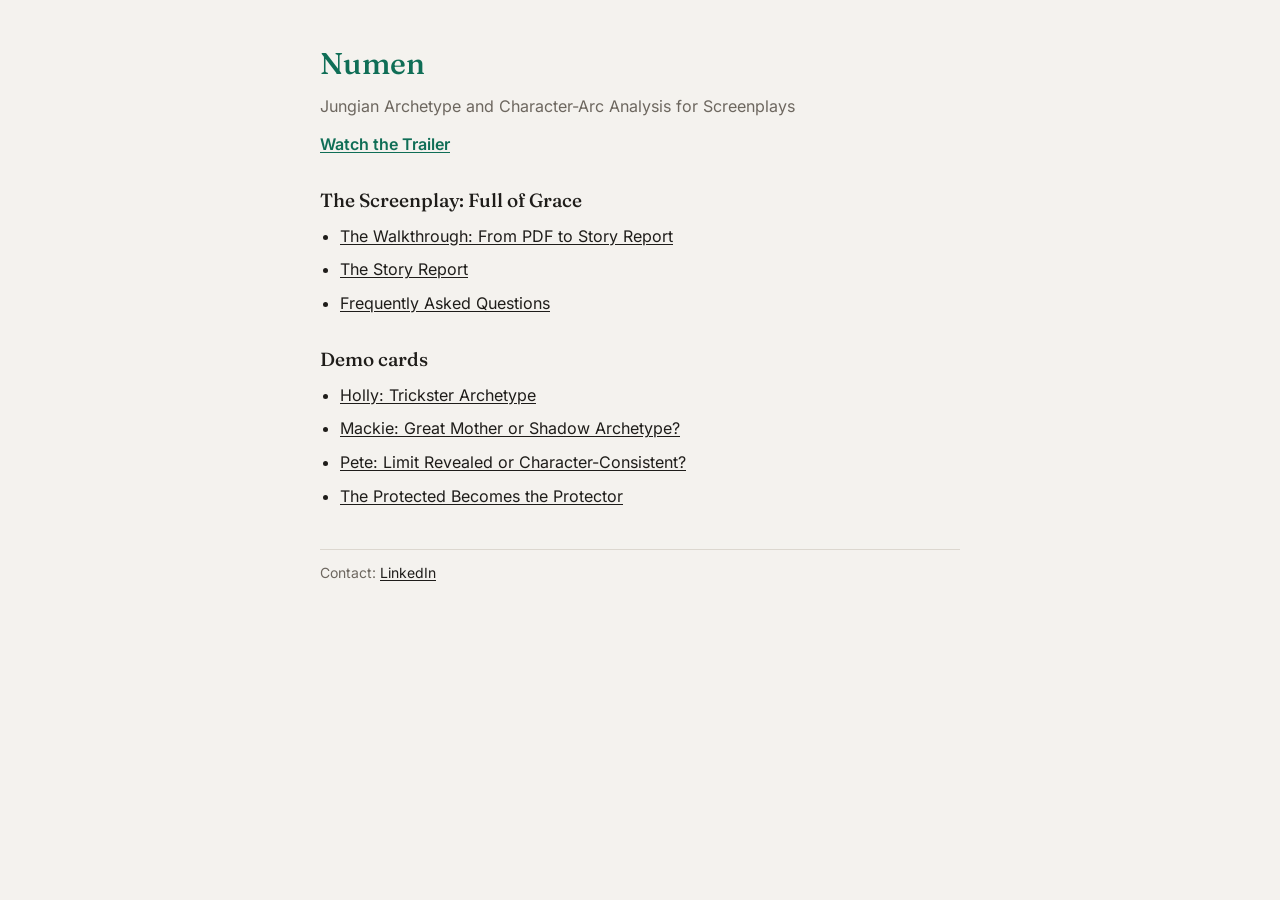
<file: index.html>
<!doctype html>
<html lang="en"><head><meta charset="utf-8">
<meta name="viewport" content="width=device-width, initial-scale=1">
<title>Numen</title>
<style>/* numen_theme.css -- the one shared stylesheet for every Numen page: the
   Story Report (public and review builds), the walkthrough and the four
   demo cards. Fonts, color tokens (light and dark) and the AI / human
   review label chips live here and nowhere else. Builders inline it via
   numen_theme.py, which rewrites the font URLs relative to each page.

   Type: Fraunces for headings and the Numen wordmark; Inter for body
   text, labels, buttons and captions; Courier Prime for script text only.
   Bundled weights: Fraunces 400/500, Inter 400/500/600 (600 is bold body
   text and lead-ins), Courier Prime 400 only (script text is never bold,
   as in a real screenplay). Weight synthesis is off, so nothing is faked.

   Color (author-approved mapping, 2026-10-06): the AI is teal (--accent,
   AI chips, AI Output banners); human review is neutral gray (--human-rule,
   human chips, Human Reviewed banners, review boxes, badges). Amber
   (--claim) is kept only for "Worth knowing" notes and review-build
   outlines; --verdict only for review-build outlines. Trickster and Chorus
   sit in yellow-green, clear of the teal accent. */

@font-face { font-family: "Fraunces"; font-style: normal; font-weight: 400; font-display: swap;
  src: url("fonts/fraunces-latin-400-normal.woff2") format("woff2"); }
@font-face { font-family: "Fraunces"; font-style: normal; font-weight: 500; font-display: swap;
  src: url("fonts/fraunces-latin-500-normal.woff2") format("woff2"); }
@font-face { font-family: "Inter"; font-style: normal; font-weight: 400; font-display: swap;
  src: url("fonts/inter-latin-400-normal.woff2") format("woff2"); }
@font-face { font-family: "Inter"; font-style: normal; font-weight: 500; font-display: swap;
  src: url("fonts/inter-latin-500-normal.woff2") format("woff2"); }
@font-face { font-family: "Inter"; font-style: normal; font-weight: 600; font-display: swap;
  src: url("fonts/inter-latin-600-normal.woff2") format("woff2"); }
@font-face { font-family: "Courier Prime"; font-style: normal; font-weight: 400; font-display: swap;
  src: url("fonts/courier-prime-latin-400-normal.woff2") format("woff2"); }

:root {
  --font-display: "Fraunces", Georgia, "Times New Roman", serif;
  --font-body: "Inter", ui-sans-serif, system-ui, -apple-system, "Segoe UI", Roboto, Helvetica, Arial, sans-serif;
  --font-script: "Courier Prime", "Courier New", Courier, monospace;
  --font-code: ui-monospace, SFMono-Regular, Menlo, Consolas, monospace;

  --bg: #f4f2ee; --panel: #fbfaf8; --ink: #1f1d1a; --muted: #6d675f; --faint: #9a948b;
  --rule: #dcd7cf; --lane: #efece6; --claim: #8a5a12; --verdict: #2f6b45;
  --shadow: 0 1px 2px rgba(0,0,0,.08), 0 4px 18px rgba(0,0,0,.06);
  --scrim: rgba(20,18,15,.28);
  /* The Big Seven, in BIG_SEVEN_DEFINITIONS order */
  --s1: #2a78d6; --s2: #eb6834; --s3: #87a400; --s4: #eda100;
  --s5: #e87ba4; --s6: #3d7d0f; --s7: #4a3aa7;
  /* The AI (teal) and human review (neutral gray) */
  --accent: #0F6E56;
  --ai-chip-bg: #E1F5EE; --ai-chip-ink: #085041;
  --human-chip-bg: #ECEAE6; --human-chip-ink: #4A4640;
  --human-rule: #8C867D;
}
@media (prefers-color-scheme: dark) {
  :root:not([data-theme="light"]) {
    --bg: #1a1918; --panel: #232220; --ink: #ece8e2; --muted: #a39d94; --faint: #7c766e;
    --rule: #3a3734; --lane: #2b2a27; --claim: #e0b268; --verdict: #8fcfa4;
    --shadow: 0 1px 2px rgba(0,0,0,.4), 0 4px 18px rgba(0,0,0,.3); --scrim: rgba(0,0,0,.5);
    --s1: #3987e5; --s2: #d95926; --s3: #a6c21a; --s4: #c98500;
    --s5: #d55181; --s6: #5c9a2a; --s7: #9085e9;
    --accent: #5DCAA5;
    --ai-chip-bg: #085041; --ai-chip-ink: #9FE1CB;
    --human-chip-bg: #3A3835; --human-chip-ink: #D2CDC5;
    --human-rule: #8F897F;
  }
}
:root[data-theme="dark"] {
  --bg: #1a1918; --panel: #232220; --ink: #ece8e2; --muted: #a39d94; --faint: #7c766e;
  --rule: #3a3734; --lane: #2b2a27; --claim: #e0b268; --verdict: #8fcfa4;
  --shadow: 0 1px 2px rgba(0,0,0,.4), 0 4px 18px rgba(0,0,0,.3); --scrim: rgba(0,0,0,.5);
  --s1: #3987e5; --s2: #d95926; --s3: #a6c21a; --s4: #c98500;
  --s5: #d55181; --s6: #5c9a2a; --s7: #9085e9;
  --accent: #5DCAA5;
  --ai-chip-bg: #085041; --ai-chip-ink: #9FE1CB;
  --human-chip-bg: #3A3835; --human-chip-ink: #D2CDC5;
  --human-rule: #8F897F;
}

html { font-synthesis-weight: none; }
body { font-family: var(--font-body); }
b, strong { font-weight: 600; }
h1, h2, h3 { font-family: var(--font-display); font-weight: 500; letter-spacing: 0; }
.wordmark { font-family: var(--font-display); font-weight: 500; color: var(--accent); }
.script-text { font-family: var(--font-script); }
code, kbd { font-family: var(--font-code); }

/* Labels: the AI is a teal chip, human review a gray one. */
.chip-ai, .chip-human { display: inline-block; font-family: var(--font-body); font-size: 12.5px; font-weight: 500;
  line-height: 1.4; letter-spacing: .01em; text-transform: none; padding: 2px 10px; border-radius: 999px; }
.chip-ai { background: var(--ai-chip-bg); color: var(--ai-chip-ink); }
.chip-human { background: var(--human-chip-bg); color: var(--human-chip-ink); }

/* "Back to Main Page" (numen_theme.home_button): public pages only. On wide
   screens a small floating button in the bottom-left corner; on phones and
   tablets it sits in the page flow at the very end, so it never covers a
   toggle, the timeline or any text. */
.home-btn { display: block; width: fit-content; margin: 0 16px 32px; padding: 8px 14px;
  border: 1px solid var(--rule); border-radius: 999px; background: var(--panel); color: var(--ink);
  box-shadow: var(--shadow); font: 600 13px/1.2 var(--font-body); text-decoration: none; }
.home-btn:hover { border-color: var(--accent); color: var(--accent); }
.home-btn:focus-visible { outline: 2px solid var(--accent); outline-offset: 2px; }
@media (min-width: 861px) {
  .home-btn { position: fixed; left: 16px; bottom: 16px; margin: 0; z-index: 11; }
  body:has(.home-btn) { padding-bottom: 56px; }
}

body { margin: 0; background: var(--bg); color: var(--ink); font: 16px/1.6 var(--font-body); }
main { max-width: 640px; margin: 0 auto; padding: 40px 16px 64px; }
h1 { font-size: 30px; margin: 0 0 6px; } h2 { font-size: 19px; margin: 28px 0 8px; }
p { margin: 0 0 12px; color: var(--muted); } ul { padding-left: 20px; margin: 0; } li { margin: 0 0 8px; }
a { color: var(--ink); text-underline-offset: 2px; }
.trailer { margin: 0 0 4px; font-weight: 600; } .trailer a { color: var(--accent); }
footer { margin-top: 40px; padding-top: 12px; border-top: 1px solid var(--rule); font-size: 14px; color: var(--muted); }
</style></head>
<body><main>
<h1><span class="wordmark">Numen</span></h1>
<p>Jungian Archetype and Character-Arc Analysis for Screenplays</p>
<p class="trailer"><a href="trailer.html">Watch the Trailer</a></p>
<h2>The Screenplay: Full of Grace</h2>
<ul>
<li><a href="numen_walkthrough.html">The Walkthrough: From PDF to Story Report</a></li>
<li><a href="fog_story_report.html">The Story Report</a></li>
<li><a href="faq.html">Frequently Asked Questions</a></li>
</ul>
<h2>Demo cards</h2>
<ul>
<li><a href="demo_prototype/holly_scene3_beat2_card.html">Holly: Trickster Archetype</a></li><li><a href="demo_prototype/mackie_scene140_beat6_card.html">Mackie: Great Mother or Shadow Archetype?</a></li><li><a href="demo_prototype/pete_scene122_beat1_card.html">Pete: Limit Revealed or Character-Consistent?</a></li><li><a href="demo_prototype/protected_protector_card.html">The Protected Becomes the Protector</a></li>
</ul>
<footer>Contact: <a href="https://www.linkedin.com/in/shoconno">LinkedIn</a></footer>
</main></body></html>
</file>
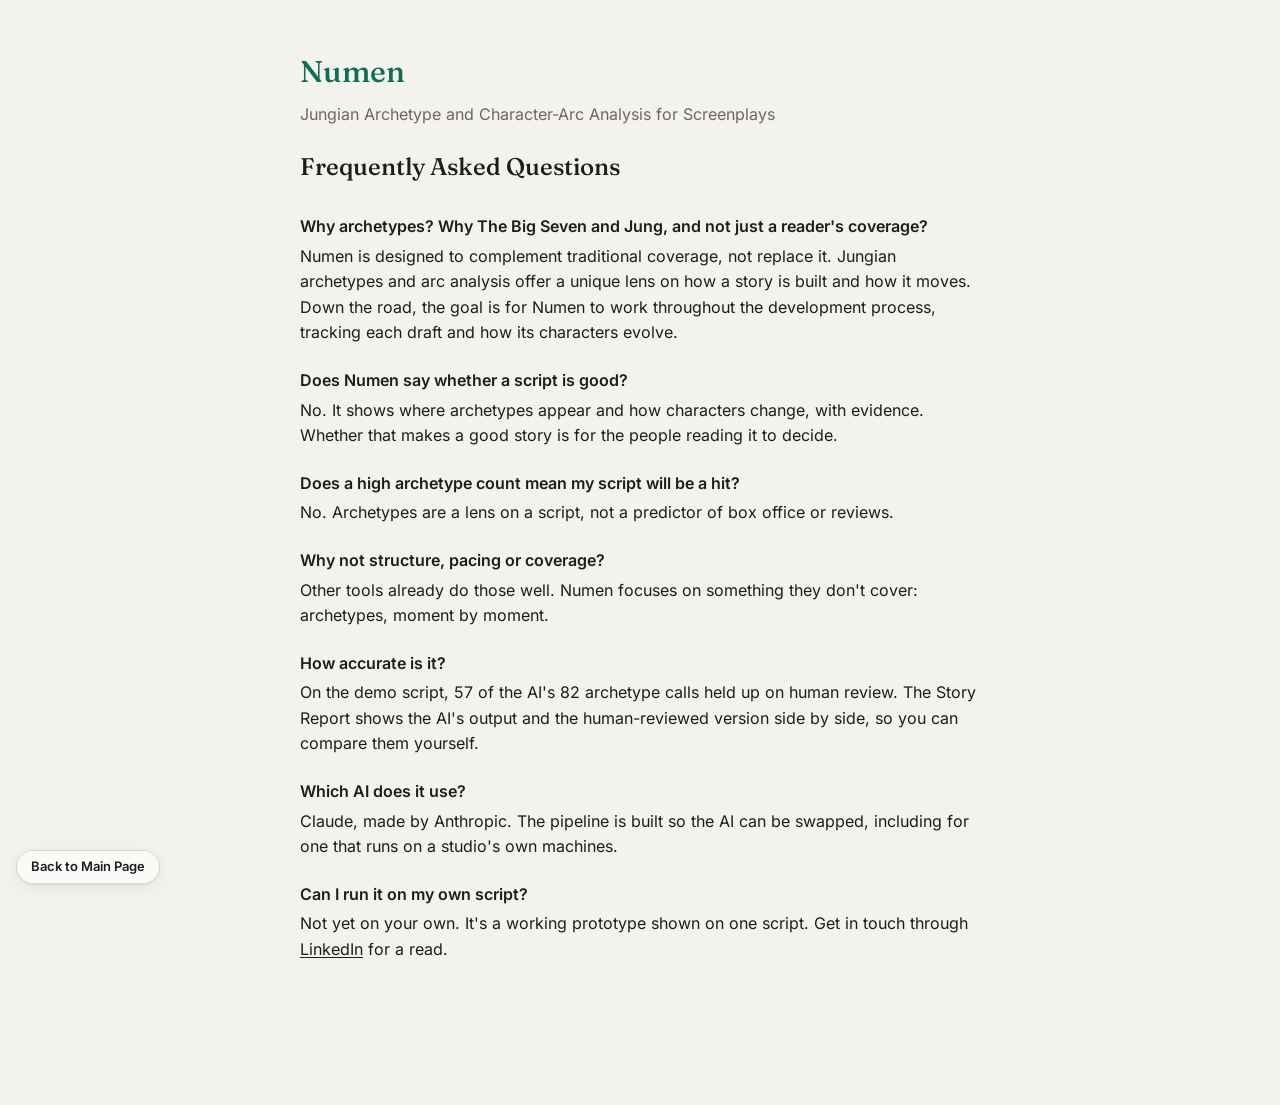
<file: faq.html>
<!doctype html>
<html lang="en"><head><meta charset="utf-8">
<meta name="viewport" content="width=device-width, initial-scale=1">
<title>Numen FAQ</title>
<style>/* numen_theme.css -- the one shared stylesheet for every Numen page: the
   Story Report (public and review builds), the walkthrough and the four
   demo cards. Fonts, color tokens (light and dark) and the AI / human
   review label chips live here and nowhere else. Builders inline it via
   numen_theme.py, which rewrites the font URLs relative to each page.

   Type: Fraunces for headings and the Numen wordmark; Inter for body
   text, labels, buttons and captions; Courier Prime for script text only.
   Bundled weights: Fraunces 400/500, Inter 400/500/600 (600 is bold body
   text and lead-ins), Courier Prime 400 only (script text is never bold,
   as in a real screenplay). Weight synthesis is off, so nothing is faked.

   Color (author-approved mapping, 2026-10-06): the AI is teal (--accent,
   AI chips, AI Output banners); human review is neutral gray (--human-rule,
   human chips, Human Reviewed banners, review boxes, badges). Amber
   (--claim) is kept only for "Worth knowing" notes and review-build
   outlines; --verdict only for review-build outlines. Trickster and Chorus
   sit in yellow-green, clear of the teal accent. */

@font-face { font-family: "Fraunces"; font-style: normal; font-weight: 400; font-display: swap;
  src: url("fonts/fraunces-latin-400-normal.woff2") format("woff2"); }
@font-face { font-family: "Fraunces"; font-style: normal; font-weight: 500; font-display: swap;
  src: url("fonts/fraunces-latin-500-normal.woff2") format("woff2"); }
@font-face { font-family: "Inter"; font-style: normal; font-weight: 400; font-display: swap;
  src: url("fonts/inter-latin-400-normal.woff2") format("woff2"); }
@font-face { font-family: "Inter"; font-style: normal; font-weight: 500; font-display: swap;
  src: url("fonts/inter-latin-500-normal.woff2") format("woff2"); }
@font-face { font-family: "Inter"; font-style: normal; font-weight: 600; font-display: swap;
  src: url("fonts/inter-latin-600-normal.woff2") format("woff2"); }
@font-face { font-family: "Courier Prime"; font-style: normal; font-weight: 400; font-display: swap;
  src: url("fonts/courier-prime-latin-400-normal.woff2") format("woff2"); }

:root {
  --font-display: "Fraunces", Georgia, "Times New Roman", serif;
  --font-body: "Inter", ui-sans-serif, system-ui, -apple-system, "Segoe UI", Roboto, Helvetica, Arial, sans-serif;
  --font-script: "Courier Prime", "Courier New", Courier, monospace;
  --font-code: ui-monospace, SFMono-Regular, Menlo, Consolas, monospace;

  --bg: #f4f2ee; --panel: #fbfaf8; --ink: #1f1d1a; --muted: #6d675f; --faint: #9a948b;
  --rule: #dcd7cf; --lane: #efece6; --claim: #8a5a12; --verdict: #2f6b45;
  --shadow: 0 1px 2px rgba(0,0,0,.08), 0 4px 18px rgba(0,0,0,.06);
  --scrim: rgba(20,18,15,.28);
  /* The Big Seven, in BIG_SEVEN_DEFINITIONS order */
  --s1: #2a78d6; --s2: #eb6834; --s3: #87a400; --s4: #eda100;
  --s5: #e87ba4; --s6: #3d7d0f; --s7: #4a3aa7;
  /* The AI (teal) and human review (neutral gray) */
  --accent: #0F6E56;
  --ai-chip-bg: #E1F5EE; --ai-chip-ink: #085041;
  --human-chip-bg: #ECEAE6; --human-chip-ink: #4A4640;
  --human-rule: #8C867D;
}
@media (prefers-color-scheme: dark) {
  :root:not([data-theme="light"]) {
    --bg: #1a1918; --panel: #232220; --ink: #ece8e2; --muted: #a39d94; --faint: #7c766e;
    --rule: #3a3734; --lane: #2b2a27; --claim: #e0b268; --verdict: #8fcfa4;
    --shadow: 0 1px 2px rgba(0,0,0,.4), 0 4px 18px rgba(0,0,0,.3); --scrim: rgba(0,0,0,.5);
    --s1: #3987e5; --s2: #d95926; --s3: #a6c21a; --s4: #c98500;
    --s5: #d55181; --s6: #5c9a2a; --s7: #9085e9;
    --accent: #5DCAA5;
    --ai-chip-bg: #085041; --ai-chip-ink: #9FE1CB;
    --human-chip-bg: #3A3835; --human-chip-ink: #D2CDC5;
    --human-rule: #8F897F;
  }
}
:root[data-theme="dark"] {
  --bg: #1a1918; --panel: #232220; --ink: #ece8e2; --muted: #a39d94; --faint: #7c766e;
  --rule: #3a3734; --lane: #2b2a27; --claim: #e0b268; --verdict: #8fcfa4;
  --shadow: 0 1px 2px rgba(0,0,0,.4), 0 4px 18px rgba(0,0,0,.3); --scrim: rgba(0,0,0,.5);
  --s1: #3987e5; --s2: #d95926; --s3: #a6c21a; --s4: #c98500;
  --s5: #d55181; --s6: #5c9a2a; --s7: #9085e9;
  --accent: #5DCAA5;
  --ai-chip-bg: #085041; --ai-chip-ink: #9FE1CB;
  --human-chip-bg: #3A3835; --human-chip-ink: #D2CDC5;
  --human-rule: #8F897F;
}

html { font-synthesis-weight: none; }
body { font-family: var(--font-body); }
b, strong { font-weight: 600; }
h1, h2, h3 { font-family: var(--font-display); font-weight: 500; letter-spacing: 0; }
.wordmark { font-family: var(--font-display); font-weight: 500; color: var(--accent); }
.script-text { font-family: var(--font-script); }
code, kbd { font-family: var(--font-code); }

/* Labels: the AI is a teal chip, human review a gray one. */
.chip-ai, .chip-human { display: inline-block; font-family: var(--font-body); font-size: 12.5px; font-weight: 500;
  line-height: 1.4; letter-spacing: .01em; text-transform: none; padding: 2px 10px; border-radius: 999px; }
.chip-ai { background: var(--ai-chip-bg); color: var(--ai-chip-ink); }
.chip-human { background: var(--human-chip-bg); color: var(--human-chip-ink); }

/* "Back to Main Page" (numen_theme.home_button): public pages only. On wide
   screens a small floating button in the bottom-left corner; on phones and
   tablets it sits in the page flow at the very end, so it never covers a
   toggle, the timeline or any text. */
.home-btn { display: block; width: fit-content; margin: 0 16px 32px; padding: 8px 14px;
  border: 1px solid var(--rule); border-radius: 999px; background: var(--panel); color: var(--ink);
  box-shadow: var(--shadow); font: 600 13px/1.2 var(--font-body); text-decoration: none; }
.home-btn:hover { border-color: var(--accent); color: var(--accent); }
.home-btn:focus-visible { outline: 2px solid var(--accent); outline-offset: 2px; }
@media (min-width: 861px) {
  .home-btn { position: fixed; left: 16px; bottom: 16px; margin: 0; z-index: 11; }
  body:has(.home-btn) { padding-bottom: 56px; }
}

body { margin: 0; background: var(--bg); color: var(--ink); font: 16px/1.6 var(--font-body); }
main { max-width: 680px; margin: 0 auto; padding: 40px 16px 64px; }
.faq-head { margin: 8px 0 28px; }
.faq-head h1 { font-size: 30px; margin: 0 0 6px; }
.faq-head p.tagline { margin: 0 0 20px; color: var(--muted); }
.faq-head h2 { font-size: 24px; margin: 0; }
.faq { margin: 0; }
.faq dt { font-weight: 600; margin: 0 0 4px; }
.faq dd { margin: 0 0 22px; overflow-wrap: break-word; }
a { color: var(--ink); text-underline-offset: 2px; }
</style></head>
<body><main>
<header class="faq-head"><h1><span class="wordmark">Numen</span></h1><p class="tagline">Jungian Archetype and Character-Arc Analysis for Screenplays</p>
<h2>Frequently Asked Questions</h2></header>
<dl class="faq">
<dt>Why archetypes? Why The Big Seven and Jung, and not just a reader&#x27;s coverage?</dt>
<dd>Numen is designed to complement traditional coverage, not replace it. Jungian archetypes and arc analysis offer a unique lens on how a story is built and how it moves. Down the road, the goal is for Numen to work throughout the development process, tracking each draft and how its characters evolve.</dd>
<dt>Does Numen say whether a script is good?</dt>
<dd>No. It shows where archetypes appear and how characters change, with evidence. Whether that makes a good story is for the people reading it to decide.</dd>
<dt>Does a high archetype count mean my script will be a hit?</dt>
<dd>No. Archetypes are a lens on a script, not a predictor of box office or reviews.</dd>
<dt>Why not structure, pacing or coverage?</dt>
<dd>Other tools already do those well. Numen focuses on something they don&#x27;t cover: archetypes, moment by moment.</dd>
<dt>How accurate is it?</dt>
<dd>On the demo script, 57 of the AI&#x27;s 82 archetype calls held up on human review. The Story Report shows the AI&#x27;s output and the human-reviewed version side by side, so you can compare them yourself.</dd>
<dt>Which AI does it use?</dt>
<dd>Claude, made by Anthropic. The pipeline is built so the AI can be swapped, including for one that runs on a studio&#x27;s own machines.</dd>
<dt>Can I run it on my own script?</dt>
<dd>Not yet on your own. It&#x27;s a working prototype shown on one script. Get in touch through <a href="https://www.linkedin.com/in/shoconno">LinkedIn</a> for a read.</dd>
</dl>
</main>
<a class="home-btn" href="index.html">Back to Main Page</a>
</body></html>
</file>
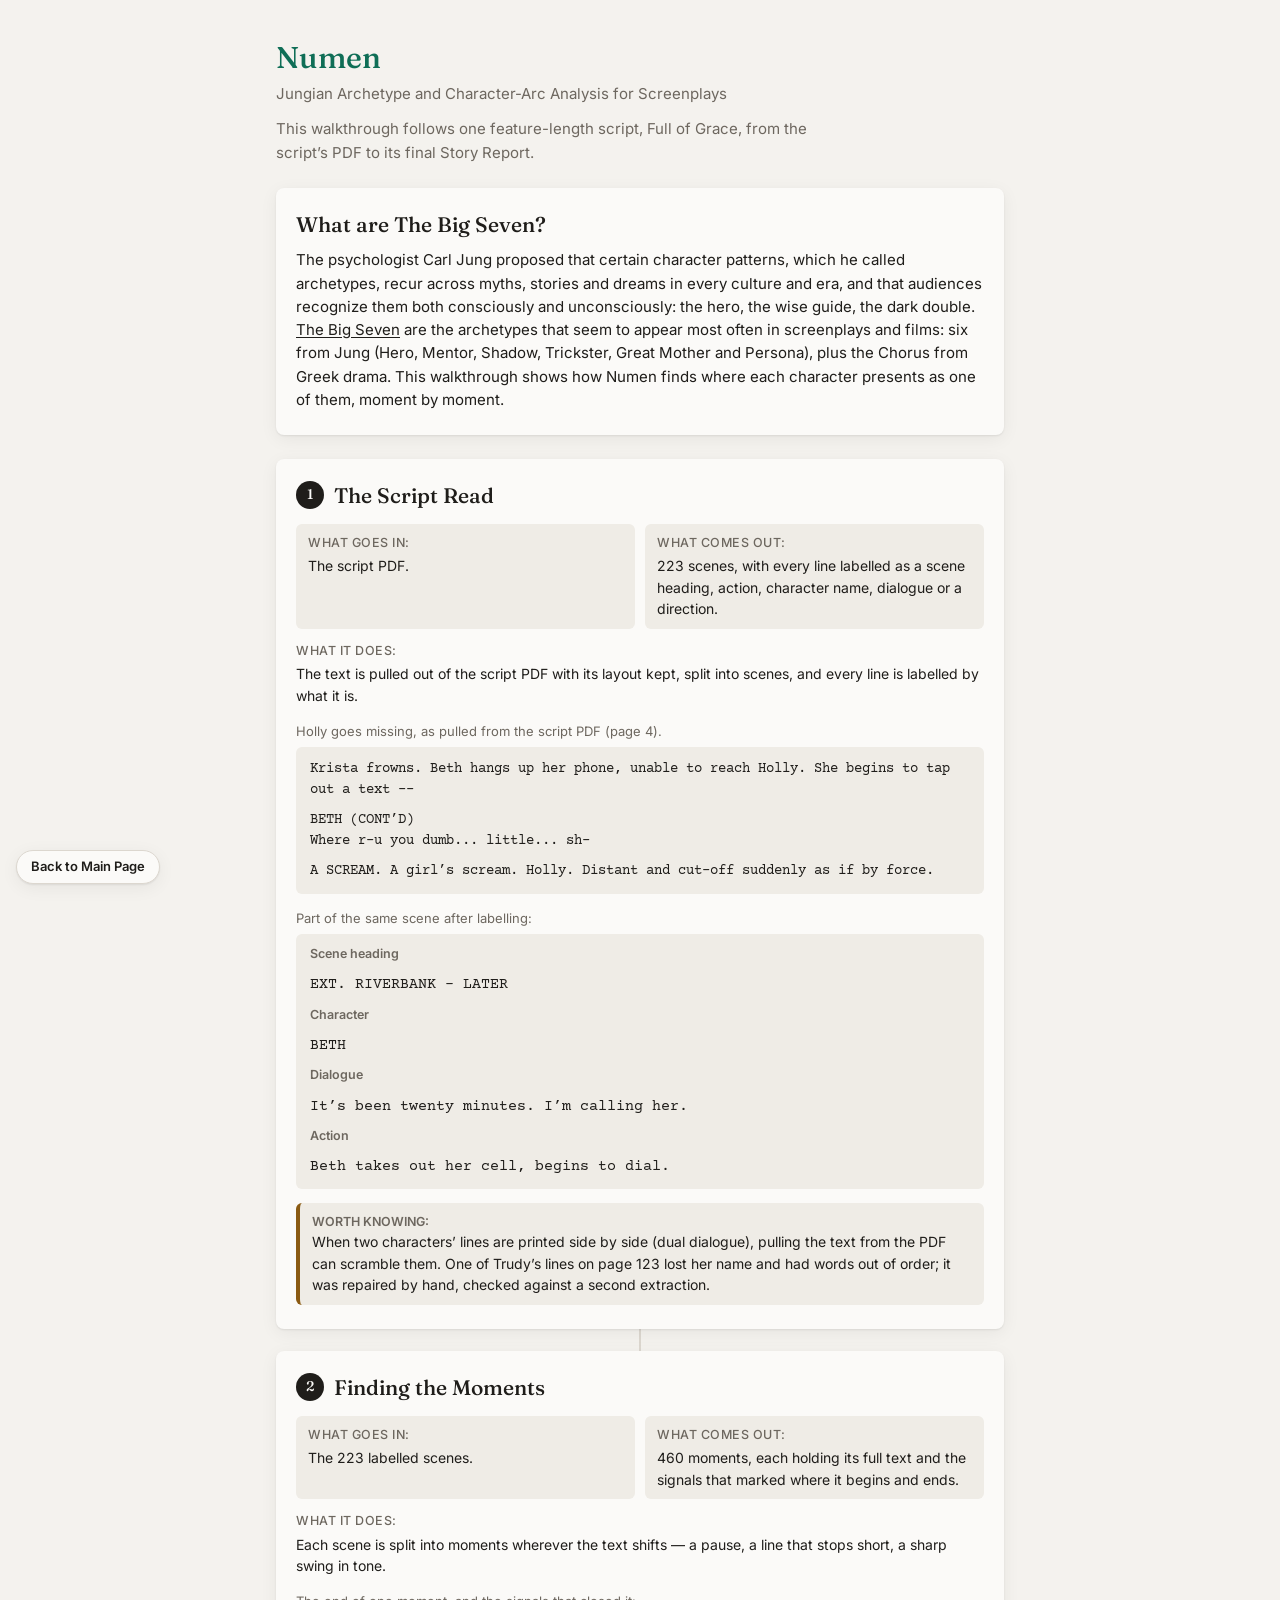
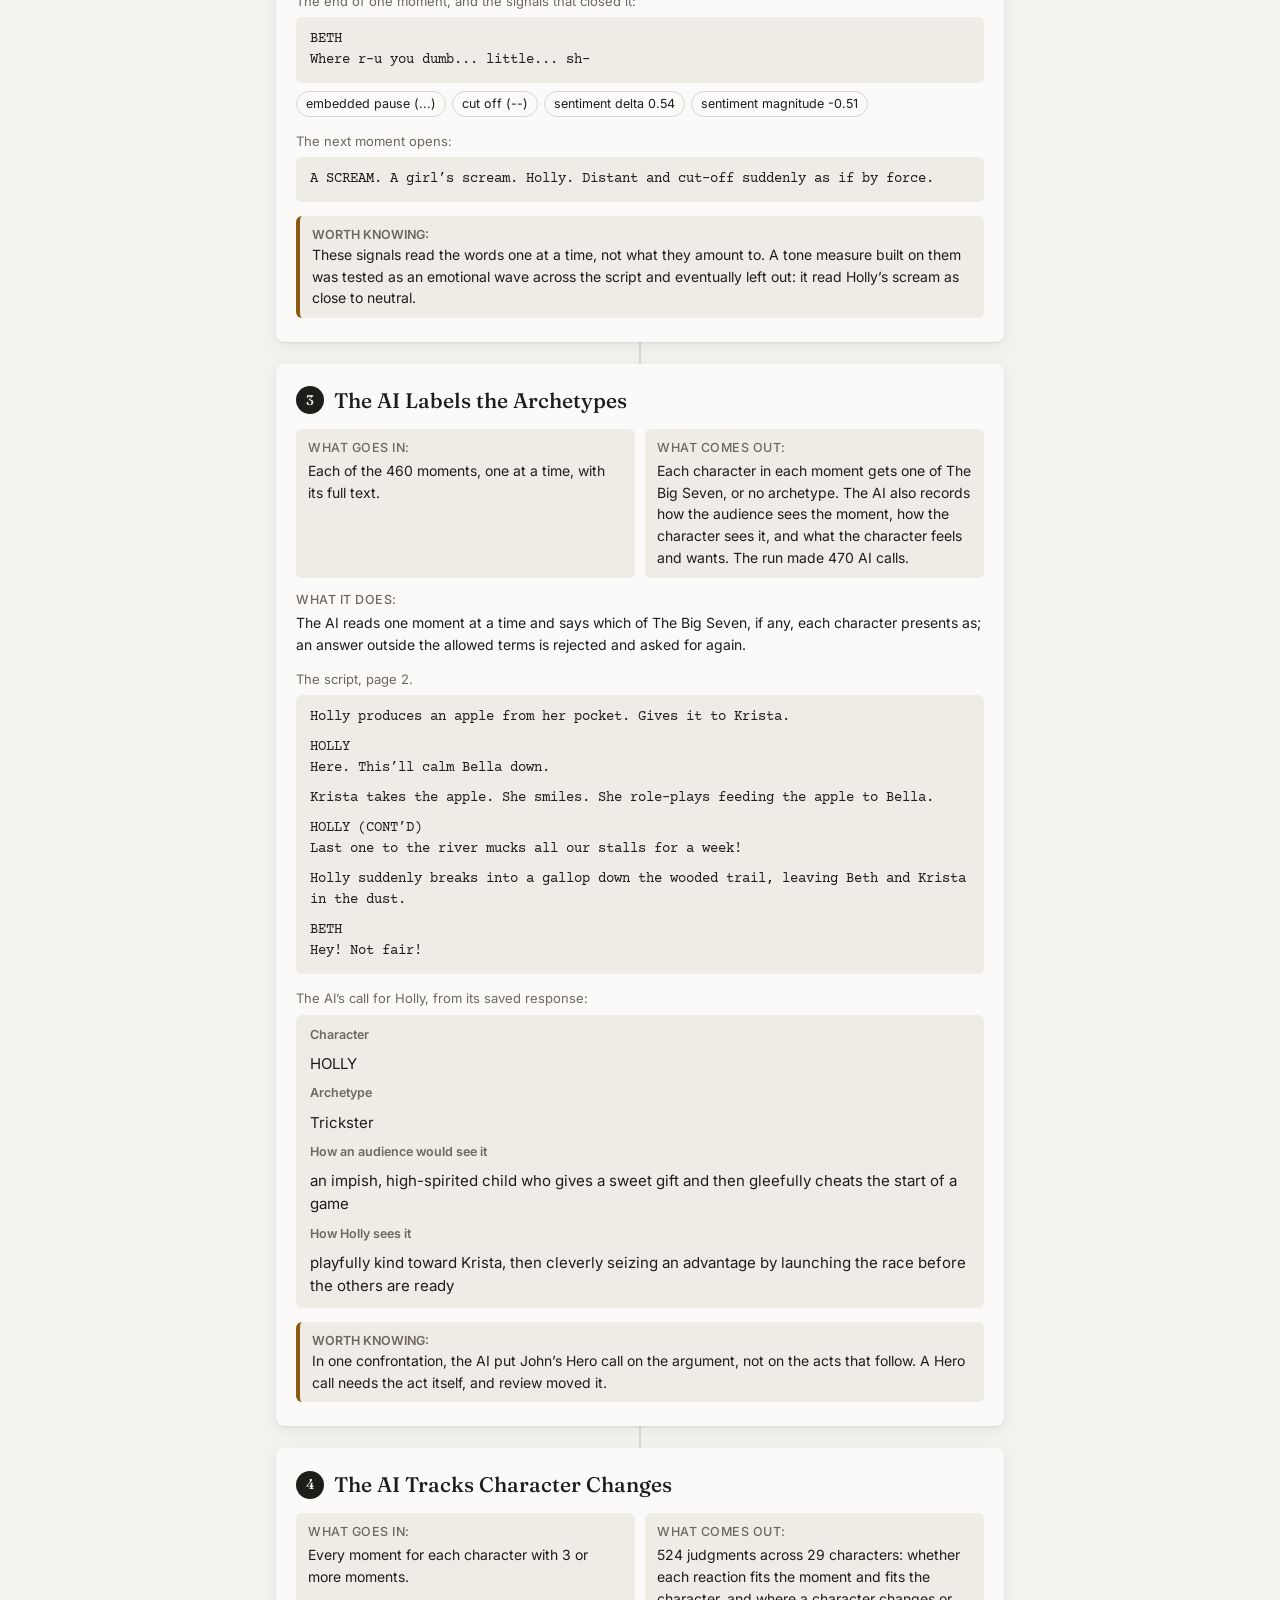
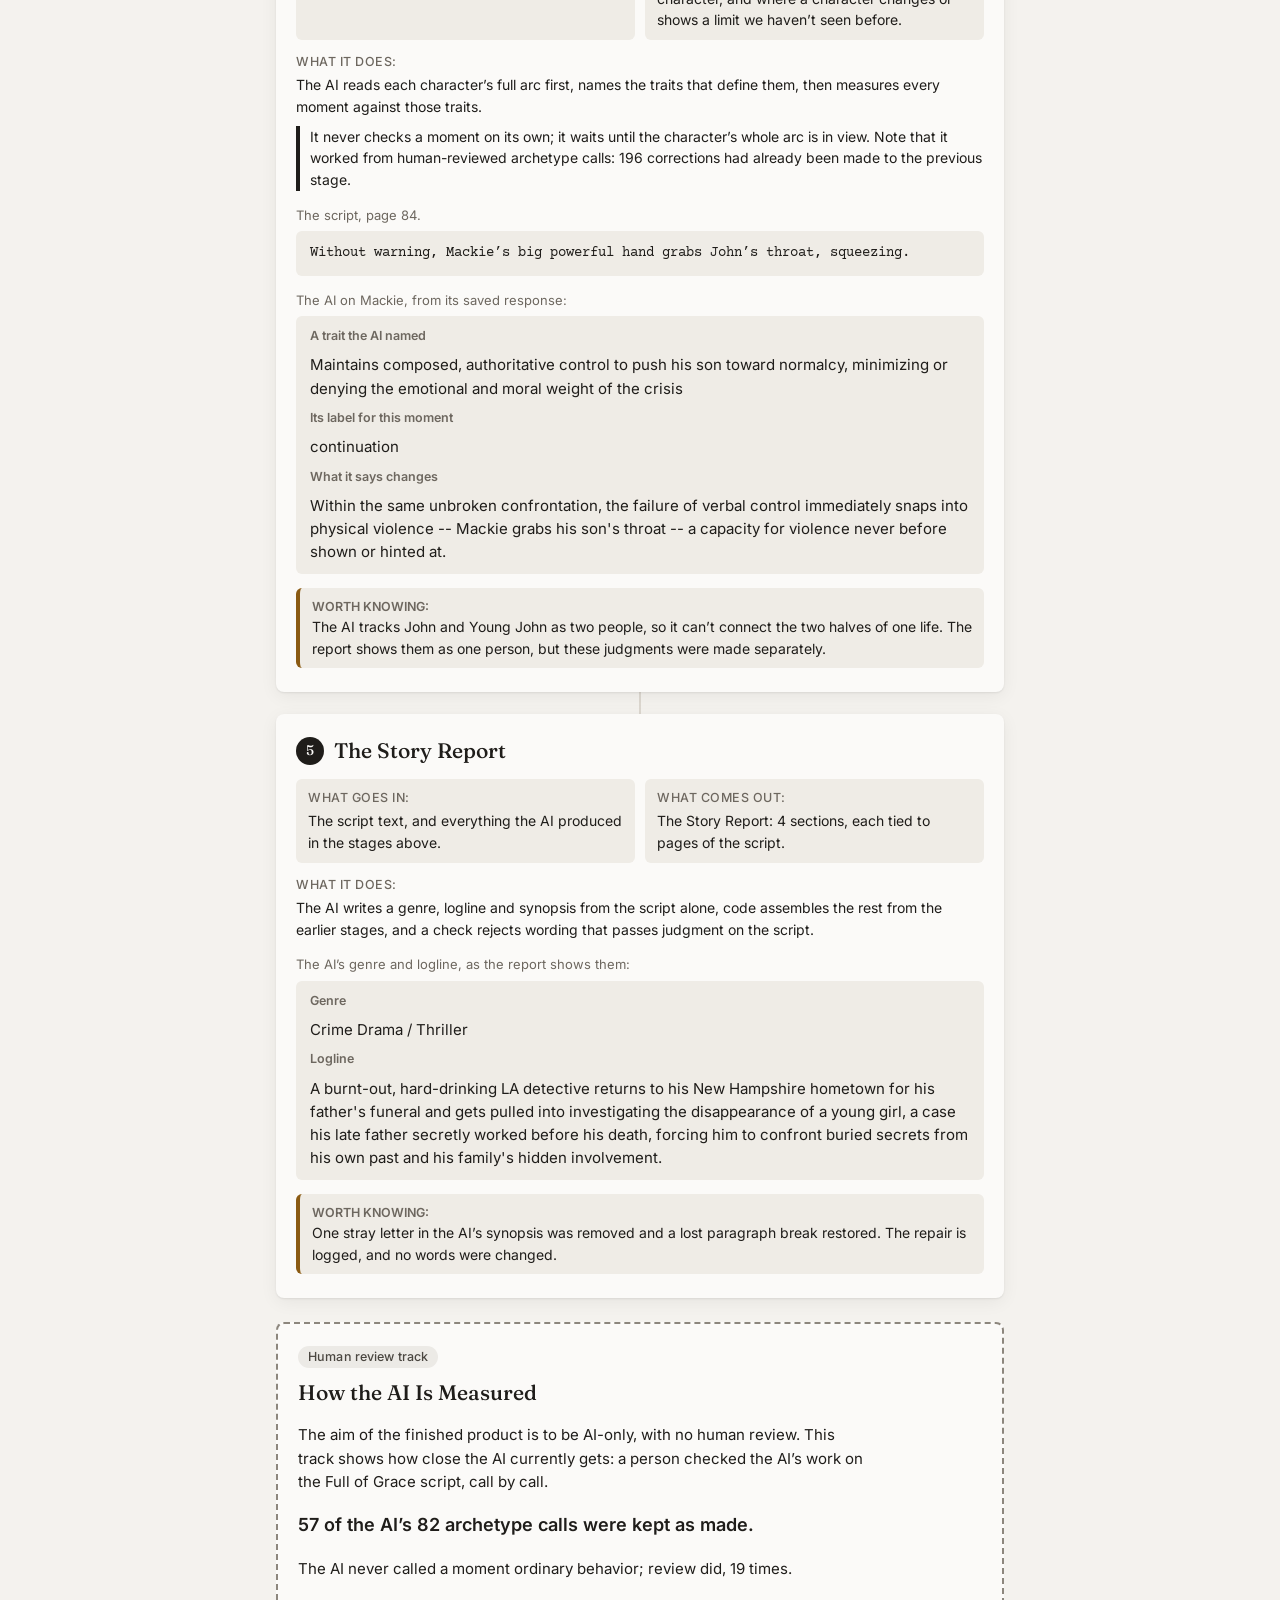
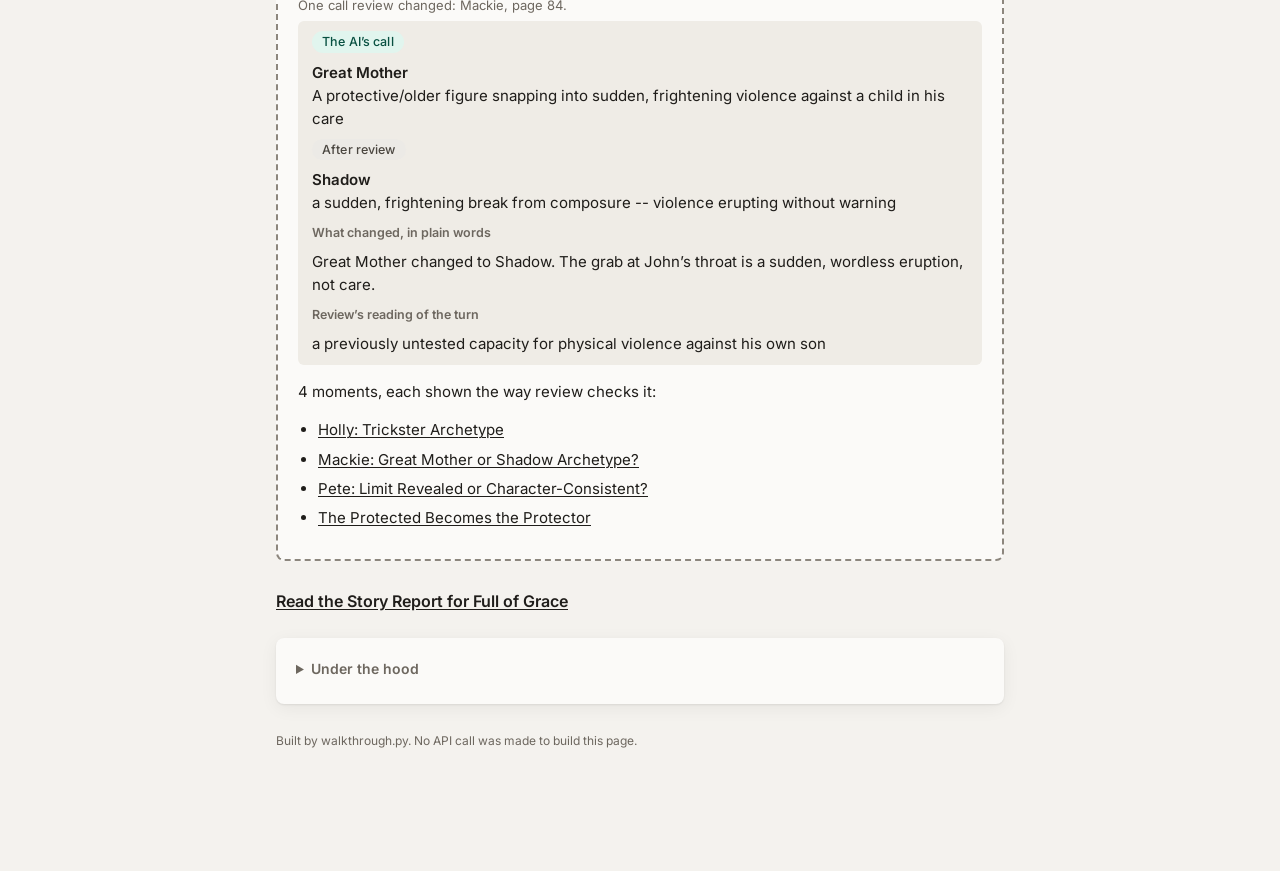
<file: numen_walkthrough.html>
<!doctype html>
<html lang="en"><head><meta charset="utf-8">
<meta name="viewport" content="width=device-width, initial-scale=1">
<title>Numen Walkthrough</title>
<style>/* numen_theme.css -- the one shared stylesheet for every Numen page: the
   Story Report (public and review builds), the walkthrough and the four
   demo cards. Fonts, color tokens (light and dark) and the AI / human
   review label chips live here and nowhere else. Builders inline it via
   numen_theme.py, which rewrites the font URLs relative to each page.

   Type: Fraunces for headings and the Numen wordmark; Inter for body
   text, labels, buttons and captions; Courier Prime for script text only.
   Bundled weights: Fraunces 400/500, Inter 400/500/600 (600 is bold body
   text and lead-ins), Courier Prime 400 only (script text is never bold,
   as in a real screenplay). Weight synthesis is off, so nothing is faked.

   Color (author-approved mapping, 2026-10-06): the AI is teal (--accent,
   AI chips, AI Output banners); human review is neutral gray (--human-rule,
   human chips, Human Reviewed banners, review boxes, badges). Amber
   (--claim) is kept only for "Worth knowing" notes and review-build
   outlines; --verdict only for review-build outlines. Trickster and Chorus
   sit in yellow-green, clear of the teal accent. */

@font-face { font-family: "Fraunces"; font-style: normal; font-weight: 400; font-display: swap;
  src: url("fonts/fraunces-latin-400-normal.woff2") format("woff2"); }
@font-face { font-family: "Fraunces"; font-style: normal; font-weight: 500; font-display: swap;
  src: url("fonts/fraunces-latin-500-normal.woff2") format("woff2"); }
@font-face { font-family: "Inter"; font-style: normal; font-weight: 400; font-display: swap;
  src: url("fonts/inter-latin-400-normal.woff2") format("woff2"); }
@font-face { font-family: "Inter"; font-style: normal; font-weight: 500; font-display: swap;
  src: url("fonts/inter-latin-500-normal.woff2") format("woff2"); }
@font-face { font-family: "Inter"; font-style: normal; font-weight: 600; font-display: swap;
  src: url("fonts/inter-latin-600-normal.woff2") format("woff2"); }
@font-face { font-family: "Courier Prime"; font-style: normal; font-weight: 400; font-display: swap;
  src: url("fonts/courier-prime-latin-400-normal.woff2") format("woff2"); }

:root {
  --font-display: "Fraunces", Georgia, "Times New Roman", serif;
  --font-body: "Inter", ui-sans-serif, system-ui, -apple-system, "Segoe UI", Roboto, Helvetica, Arial, sans-serif;
  --font-script: "Courier Prime", "Courier New", Courier, monospace;
  --font-code: ui-monospace, SFMono-Regular, Menlo, Consolas, monospace;

  --bg: #f4f2ee; --panel: #fbfaf8; --ink: #1f1d1a; --muted: #6d675f; --faint: #9a948b;
  --rule: #dcd7cf; --lane: #efece6; --claim: #8a5a12; --verdict: #2f6b45;
  --shadow: 0 1px 2px rgba(0,0,0,.08), 0 4px 18px rgba(0,0,0,.06);
  --scrim: rgba(20,18,15,.28);
  /* The Big Seven, in BIG_SEVEN_DEFINITIONS order */
  --s1: #2a78d6; --s2: #eb6834; --s3: #87a400; --s4: #eda100;
  --s5: #e87ba4; --s6: #3d7d0f; --s7: #4a3aa7;
  /* The AI (teal) and human review (neutral gray) */
  --accent: #0F6E56;
  --ai-chip-bg: #E1F5EE; --ai-chip-ink: #085041;
  --human-chip-bg: #ECEAE6; --human-chip-ink: #4A4640;
  --human-rule: #8C867D;
}
@media (prefers-color-scheme: dark) {
  :root:not([data-theme="light"]) {
    --bg: #1a1918; --panel: #232220; --ink: #ece8e2; --muted: #a39d94; --faint: #7c766e;
    --rule: #3a3734; --lane: #2b2a27; --claim: #e0b268; --verdict: #8fcfa4;
    --shadow: 0 1px 2px rgba(0,0,0,.4), 0 4px 18px rgba(0,0,0,.3); --scrim: rgba(0,0,0,.5);
    --s1: #3987e5; --s2: #d95926; --s3: #a6c21a; --s4: #c98500;
    --s5: #d55181; --s6: #5c9a2a; --s7: #9085e9;
    --accent: #5DCAA5;
    --ai-chip-bg: #085041; --ai-chip-ink: #9FE1CB;
    --human-chip-bg: #3A3835; --human-chip-ink: #D2CDC5;
    --human-rule: #8F897F;
  }
}
:root[data-theme="dark"] {
  --bg: #1a1918; --panel: #232220; --ink: #ece8e2; --muted: #a39d94; --faint: #7c766e;
  --rule: #3a3734; --lane: #2b2a27; --claim: #e0b268; --verdict: #8fcfa4;
  --shadow: 0 1px 2px rgba(0,0,0,.4), 0 4px 18px rgba(0,0,0,.3); --scrim: rgba(0,0,0,.5);
  --s1: #3987e5; --s2: #d95926; --s3: #a6c21a; --s4: #c98500;
  --s5: #d55181; --s6: #5c9a2a; --s7: #9085e9;
  --accent: #5DCAA5;
  --ai-chip-bg: #085041; --ai-chip-ink: #9FE1CB;
  --human-chip-bg: #3A3835; --human-chip-ink: #D2CDC5;
  --human-rule: #8F897F;
}

html { font-synthesis-weight: none; }
body { font-family: var(--font-body); }
b, strong { font-weight: 600; }
h1, h2, h3 { font-family: var(--font-display); font-weight: 500; letter-spacing: 0; }
.wordmark { font-family: var(--font-display); font-weight: 500; color: var(--accent); }
.script-text { font-family: var(--font-script); }
code, kbd { font-family: var(--font-code); }

/* Labels: the AI is a teal chip, human review a gray one. */
.chip-ai, .chip-human { display: inline-block; font-family: var(--font-body); font-size: 12.5px; font-weight: 500;
  line-height: 1.4; letter-spacing: .01em; text-transform: none; padding: 2px 10px; border-radius: 999px; }
.chip-ai { background: var(--ai-chip-bg); color: var(--ai-chip-ink); }
.chip-human { background: var(--human-chip-bg); color: var(--human-chip-ink); }

/* "Back to Main Page" (numen_theme.home_button): public pages only. On wide
   screens a small floating button in the bottom-left corner; on phones and
   tablets it sits in the page flow at the very end, so it never covers a
   toggle, the timeline or any text. */
.home-btn { display: block; width: fit-content; margin: 0 16px 32px; padding: 8px 14px;
  border: 1px solid var(--rule); border-radius: 999px; background: var(--panel); color: var(--ink);
  box-shadow: var(--shadow); font: 600 13px/1.2 var(--font-body); text-decoration: none; }
.home-btn:hover { border-color: var(--accent); color: var(--accent); }
.home-btn:focus-visible { outline: 2px solid var(--accent); outline-offset: 2px; }
@media (min-width: 861px) {
  .home-btn { position: fixed; left: 16px; bottom: 16px; margin: 0; z-index: 11; }
  body:has(.home-btn) { padding-bottom: 56px; }
}

/* Fonts and color tokens: numen_theme.css (shared), inlined ahead of this. */
* { box-sizing: border-box; }
body { margin: 0; background: var(--bg); color: var(--ink);
  font: 15px/1.55 var(--font-body); }
main { max-width: 1240px; margin: 0 auto; padding: 32px 16px 64px; }
h1 { font-size: 28px; line-height: 1.2; font-weight: 500; margin: 0 0 4px; }
h2 { font-size: 21px; font-weight: 500; margin: 0 0 10px; }
.sub { color: var(--muted); margin: 0 0 20px; }
.status { font-size: 13px; color: var(--muted); border: 1px dashed var(--rule);
  border-radius: 6px; padding: 8px 12px; margin: 0 0 24px; }
.panel { background: var(--panel); border-radius: 8px; box-shadow: var(--shadow); padding: 20px 20px 24px; }
.toggle { display: inline-flex; border: 1px solid var(--rule); border-radius: 8px; overflow: hidden; margin: 0 0 10px; }
.toggle button { all: unset; cursor: pointer; padding: 8px 16px; font-size: 14px; font-weight: 600; color: var(--muted); }
.toggle button[aria-pressed="true"] { background: var(--ink); color: var(--panel); }
.toggle button:focus-visible { outline: 2px solid var(--muted); outline-offset: -2px; }
.banner { font-size: 14px; padding: 9px 12px; border-radius: 6px; margin: 0 0 16px;
  border-left: 4px solid var(--accent); background: var(--lane); }
.banner.reviewed { border-left-color: var(--human-rule); }
.intro p { margin: 0 0 10px; max-width: 72ch; }
.intro { margin: 0 0 16px; }
.what { margin: 0 0 18px; padding: 12px 14px; border-radius: 6px; background: var(--lane); }
.what h3 { margin: 0; font-size: 16px; font-weight: 500; }
.what p { margin: 8px 0 0; max-width: 72ch; font-size: 14px; }
.legend-h { margin: 0 0 6px; font-size: 13px; font-weight: 650; color: var(--ink); }
.legend { display: grid; grid-template-columns: repeat(auto-fill, minmax(260px, 1fr)); gap: 6px 18px;
  font-size: 13px; color: var(--muted); margin: 0 0 18px; }
.legend > span { display: flex; align-items: baseline; gap: 7px; }
.legend b { color: var(--ink); font-weight: 600; }
.key { flex: none; display: inline-block; width: 12px; height: 12px; border-radius: 3px; transform: translateY(1px); }
.key.out { border: 2px solid var(--muted); }
.note { font-size: 13px; color: var(--muted); margin: 0 0 14px; max-width: 72ch; }
.char { border-top: 1px solid var(--rule); padding: 14px 0 8px; }
.char-head { display: flex; flex-wrap: wrap; align-items: baseline; gap: 2px 12px; margin: 0 0 6px; }
.char-head h3 { font-size: 17px; margin: 0; font-weight: 500; }
.char-head .sum { font-size: 13px; color: var(--muted); }
.row { display: grid; grid-template-columns: 110px minmax(0, 1fr); align-items: center; gap: 10px; min-height: 26px; }
.row .lab { font-size: 12.5px; color: var(--ink); font-weight: 600; text-align: right; white-space: nowrap; overflow: hidden; text-overflow: ellipsis; }
.track { position: relative; height: 22px; background: var(--lane); border-radius: 4px; }
.mk { all: unset; box-sizing: border-box; position: absolute; top: 2px; width: 10px; height: 18px; margin-left: -5px;
  border-radius: 3px; box-shadow: 0 0 0 1.5px var(--lane); cursor: pointer; }
.mk.out { background: var(--lane); border: 2px solid; box-shadow: none; }
.mk:focus-visible { outline: 2px solid var(--ink); outline-offset: 2px; }
.mk::after { content: ""; position: absolute; inset: -6px -5px; }
.axis { position: relative; height: 22px; font-size: 11px; color: var(--faint); }
.axis > span { position: absolute; top: 4px; transform: translateX(-50%); white-space: nowrap; }
.axis-row { display: grid; grid-template-columns: 110px minmax(0, 1fr); gap: 10px; }
details.more { margin-top: 18px; border-top: 1px solid var(--rule); padding-top: 12px; }
details > summary { cursor: pointer; font-weight: 600; font-size: 14px; color: var(--muted); }
summary:focus-visible { outline: 2px solid var(--muted); outline-offset: 3px; }
.hood { font-size: 13px; color: var(--muted); }
.hood p { max-width: 80ch; }
.hood code, .sheet code { font-size: 12px; }
.scroll { overflow-x: auto; }
table { border-collapse: collapse; font-size: 13px; margin-top: 12px; width: 100%; }
th, td { text-align: left; padding: 5px 8px; border-bottom: 1px solid var(--rule); vertical-align: top; }
th { color: var(--muted); font-weight: 600; }
td.n { font-variant-numeric: tabular-nums; }
.tip { position: fixed; z-index: 10; pointer-events: none; max-width: 300px; background: var(--panel);
  color: var(--ink); border: 1px solid var(--rule); border-radius: 6px; box-shadow: var(--shadow);
  padding: 8px 10px; font-size: 12.5px; line-height: 1.45; display: none; }
.tip .t1 { font-weight: 650; }
.tip .t2 { color: var(--muted); }
.scrim { position: fixed; inset: 0; background: var(--scrim); z-index: 20; display: none; }
.sheet { position: fixed; z-index: 21; display: none; background: var(--panel); color: var(--ink);
  box-shadow: var(--shadow); overflow-y: auto; overscroll-behavior: contain;
  top: 16px; right: 16px; bottom: 16px; width: min(480px, calc(100vw - 32px)); border-radius: 10px;
  padding: 18px 20px 24px; }
.sheet.open, .scrim.open { display: block; }
.sheet h3 { font-size: 18px; margin: 0 40px 2px 0; line-height: 1.3; }
.sheet .gl { color: var(--muted); font-size: 13.5px; margin: 0 0 4px; }
.sheet .where { color: var(--muted); font-size: 13px; margin: 0 0 4px; }
.script pre + p, .script p + pre { margin-top: 9px; }
.sheet h4 { font-size: 13px; color: var(--muted); font-weight: 500; margin: 18px 0 6px; }
.close { all: unset; position: absolute; top: 12px; right: 12px; width: 36px; height: 36px; border-radius: 6px;
  display: grid; place-items: center; cursor: pointer; font-size: 24px; line-height: 1; color: var(--muted); }
.close:hover { background: var(--lane); }
.close:focus-visible { outline: 2px solid var(--ink); }
.script { background: var(--lane); border-radius: 6px; padding: 12px 14px; font: 14px/1.5 var(--font-script); }
.script p { margin: 0 0 9px; }
.script p:last-child { margin: 0; }
.script .cue { display: block; font-size: 14px; }
.script .slug { font-size: 14px; }
.script pre { margin: 0; font: 12.5px/1.45 var(--font-script); white-space: pre; overflow-x: auto; }
.reason dl { margin: 0; display: grid; gap: 8px; }
.reason dt { font-size: 12.5px; color: var(--muted); font-weight: 600; }
.reason dd { margin: 0; }
.reason .lead { margin: 0 0 10px; font-size: 13.5px; color: var(--muted); }
.changed { margin: 0; border-left: 4px solid var(--human-rule); background: var(--lane); border-radius: 6px; padding: 9px 12px; }
.sheet details { margin-top: 18px; border-top: 1px solid var(--rule); padding-top: 10px; }
.sheet details p { font-size: 12.5px; color: var(--muted); margin: 6px 0; overflow-wrap: anywhere; }
.panel + .panel { margin-top: 24px; }
.why { margin: 0 0 24px; }
.why h2 { margin-bottom: 8px; }
.why p, .why li { max-width: 72ch; }
.why p { margin: 0 0 10px; }
.why ul { margin: 0 0 12px; padding-left: 22px; }
.why li { margin: 0 0 6px; }
.why p:last-child { margin-bottom: 0; }
.not-measured p { margin: 0; max-width: 72ch; }
.dr { margin: 0 0 12px; display: grid; gap: 4px 0; max-width: 72ch; }
.dr dt { font-size: 13px; color: var(--muted); font-weight: 650; margin-top: 8px; }
.dr dd { margin: 0; }
.dr .dr-title { font-size: 17px; font-weight: 650; }
.muted { font-weight: 400; }
.deflink { font-size: 12px; color: var(--muted); white-space: nowrap; }
.defs .defs-intro { margin: 0 0 8px; max-width: 72ch; color: var(--muted); font-size: 14px; }
.defs h3 { font-size: 15px; margin: 18px 0 4px; scroll-margin-top: 16px; }
.defs h3:target { color: var(--accent); }
.defs p { margin: 0; max-width: 80ch; font-size: 14px; }
.dr-syn { margin: 4px 0 12px; max-width: 72ch; }
.dr-syn > summary { cursor: pointer; font-weight: 600; font-size: 14px; color: var(--muted); }
.dr-syn > div { margin-top: 8px; }
.dr-syn p { margin: 0 0 10px; }
.ai-label { margin: 10px 0 0; }
.sec h3 { font-size: 17px; font-weight: 500; margin: 22px 0 6px; }
.sec h3:first-of-type { margin-top: 4px; }
.sec .lead { margin: 0 0 10px; max-width: 72ch; }
.sec .count { margin: 0 0 12px; font-size: 14px; color: var(--muted); }
.types { display: grid; gap: 4px; margin: 0 0 12px; font-size: 13.5px; max-width: 80ch; }
.types b { font-weight: 650; }
.tp-row { display: grid; grid-template-columns: 140px minmax(0, 1fr); gap: 4px 12px; padding: 8px 0;
  border-top: 1px solid var(--rule); align-items: baseline; }
.tp-row .who { font-weight: 650; font-size: 14px; }
.tp-row .grp { display: flex; flex-wrap: wrap; align-items: baseline; gap: 6px; margin: 0 0 4px; }
.tp-row .grp:last-child { margin: 0; }
.tp-row .gl2 { font-size: 13px; color: var(--muted); margin-right: 2px; }
.chip { all: unset; box-sizing: border-box; cursor: pointer; font-size: 12.5px; font-variant-numeric: tabular-nums;
  padding: 2px 8px; border-radius: 999px; border: 1px solid var(--rule); background: var(--lane); color: var(--ink);
  white-space: nowrap; min-height: 24px; display: inline-flex; align-items: center; }
.chip:hover { border-color: var(--muted); }
.chip:focus-visible { outline: 2px solid var(--ink); outline-offset: 2px; }
/* Turning-point chips (.ev, .br): neutral ink, told apart by their label text. */
.roles { display: grid; gap: 6px; }
.roles > div { display: flex; flex-wrap: wrap; align-items: baseline; gap: 6px; }
.roles .what2 { font-size: 14px; margin-right: 4px; }
.flag { border-top: 1px solid var(--rule); padding: 12px 0 10px; }
.flag .scope { display: inline-block; font-size: 12px; font-weight: 650; color: var(--muted);
  border: 1px solid var(--rule); border-radius: 4px; padding: 1px 6px; margin-right: 8px; }
.flag .head { font-weight: 650; }
.flag p { margin: 6px 0 8px; max-width: 72ch; }
.flag .chips { display: flex; flex-wrap: wrap; gap: 6px; }
.empty { font-size: 15px; margin: 4px 0 8px; padding: 12px 14px; border-radius: 6px; background: var(--lane); }
.hold td.n { white-space: nowrap; }
footer { margin-top: 28px; font-size: 12px; color: var(--muted); }
/* Section 4, archetype timeline. Wide: pages left to right, one row per lane.
   Narrow (max-width 640px, set in JS): pages top to bottom, lanes side by side. */
.tl-chart { position: relative; margin: 4px 0 0; }
.tl-dot { display: inline-block; width: 10px; height: 10px; border-radius: 50%; margin-right: 4px; transform: translateY(1px); }
.tl-dot.hollow { background: transparent; border: 2px solid; margin-right: 8px; }
.tl-row { display: grid; grid-template-columns: 110px minmax(0, 1fr); gap: 10px; align-items: start; }
.tl-row + .tl-row { margin-top: 4px; }
.tl-row .lab { display: flex; justify-content: flex-end; align-items: center; gap: 6px; padding-top: 3px;
  font-size: 12.5px; font-weight: 600; white-space: nowrap; }
.tl-track { position: relative; background: var(--lane); border-radius: 4px; }
.tl-grid { position: absolute; top: 0; bottom: 0; width: 1px; background: var(--rule); }
.tl-axis { position: relative; height: 20px; font-size: 11px; color: var(--faint); }
.tl-axis > span { position: absolute; top: 3px; transform: translateX(-50%); white-space: nowrap; }
.tlm { all: unset; box-sizing: border-box; position: absolute; width: 10px; height: 10px; margin: -5px 0 0 -5px;
  border-radius: 50%; background: var(--c); box-shadow: 0 0 0 1.5px var(--lane); cursor: pointer; }
.tlm.hollow { background: var(--lane); border: 2px solid var(--c); }
.tlm::after { content: ""; position: absolute; inset: -4px; border-radius: 50%; }
.tlm:focus-visible, .tlm[aria-expanded="true"] { outline: 2px solid var(--ink); outline-offset: 2px; }
.tl-lab, .tl-vlab { position: absolute; color: var(--ink); font-weight: 600; pointer-events: none; }
.tl-lab { font-size: 11.5px; line-height: 14px; white-space: nowrap; }
.tl-vlab { font-size: 10.5px; line-height: 12px; text-align: center; overflow-wrap: normal; }
.tl-vhead { position: sticky; top: 0; z-index: 2; display: grid; background: var(--panel);
  padding: 6px 0 6px; border-bottom: 1px solid var(--rule); }
.tl-vh { display: flex; flex-direction: column; align-items: center; justify-content: flex-end; gap: 5px; }
.tl-vh span { writing-mode: vertical-rl; transform: rotate(180deg); font-size: 11.5px; font-weight: 600; white-space: nowrap; }
.tl-vh .key { width: 10px; height: 10px; }
.tl-vh.ax span { font-weight: 400; color: var(--faint); font-size: 11px; }
.tl-vbody { position: relative; margin-top: 6px; }
.tl-vcol { position: absolute; top: 0; bottom: 0; background: var(--lane); border-radius: 4px; }
.tl-vgrid { position: absolute; right: 0; height: 1px; background: var(--rule); }
.tl-vtick { position: absolute; left: 0; text-align: right; font-size: 10.5px; line-height: 12px; color: var(--faint);
  transform: translateY(-50%); }
.tl-pop { position: fixed; z-index: 12; display: none; max-width: 280px; background: var(--panel); color: var(--ink);
  border: 1px solid var(--rule); border-radius: 6px; box-shadow: var(--shadow); padding: 8px 12px 10px;
  font-size: 13px; line-height: 1.45; }
.tl-pop.open { display: block; }
.tl-pop .t1 { font-weight: 650; }
.tl-pop .t2 { color: var(--muted); }
.tl-pop a { display: inline-block; margin-top: 4px; padding: 2px 0; color: var(--ink); text-underline-offset: 2px; }
.tl-pop a:focus-visible { outline: 2px solid var(--ink); outline-offset: 2px; }
@media (max-width: 640px) {
  .axis .pw { display: none; }
  .row, .axis-row { grid-template-columns: 78px minmax(0, 1fr); gap: 6px; }
  .row .lab { font-size: 11px; }
  .tp-row { grid-template-columns: 1fr; }
  .sheet { top: auto; left: 0; right: 0; bottom: 0; width: 100%; max-height: 86vh;
    border-radius: 14px 14px 0 0; padding: 18px 16px 28px; }
}

main { max-width: 760px; }
.wt-head { margin: 8px 0 24px; }
.wt-head h1 { font-size: 30px; margin: 0 0 6px; }
.wt-head p { margin: 8px 0 0; max-width: 60ch; color: var(--muted); }
.wt-head p.tagline { margin: 0 0 12px; }
.big7 h2 { margin: 0 0 8px; }
.big7 p { margin: 0; }
.stage { position: relative; }
.stage .num { display: inline-grid; place-items: center; width: 28px; height: 28px; border-radius: 50%;
  background: var(--ink); color: var(--panel); font-weight: 650; font-size: 14px; margin-right: 10px; flex: none; }
.stage h2 { display: flex; align-items: center; margin-bottom: 12px; }
.io { display: grid; grid-template-columns: 1fr 1fr; gap: 10px; margin: 0 0 12px; }
.io > div { background: var(--lane); border-radius: 6px; padding: 9px 12px; }
.io h3, .does h3 { margin: 0 0 3px; font-family: var(--font-body); font-size: 12.5px; font-weight: 500; color: var(--muted);
  text-transform: uppercase; letter-spacing: .04em; }
.io p, .does p { margin: 0; font-size: 14px; }
.does { margin: 0 0 12px; }
.does p + p { margin-top: 8px; }
.plain { border-left: 4px solid var(--ink); padding-left: 10px; }
.ex { margin: 14px 0 0; }
.ex figcaption { font-size: 13px; color: var(--muted); margin: 0 0 6px; }
.ex .script { overflow-wrap: break-word; }
.rows { margin: 0; display: grid; gap: 8px; background: var(--lane); border-radius: 6px; padding: 10px 14px; }
.rows dt { font-size: 12.5px; color: var(--muted); font-weight: 600; }
.rows dd { margin: 0; overflow-wrap: break-word; }
.sig { list-style: none; padding: 0; margin: 8px 0 0; display: flex; flex-wrap: wrap; gap: 6px; }
.sig li { font-size: 12.5px; border: 1px solid var(--rule); background: var(--panel); border-radius: 999px; padding: 2px 9px; }
.wnote { margin: 14px 0 0; font-size: 14px; border-left: 4px solid var(--claim); background: var(--lane);
  border-radius: 6px; padding: 9px 12px; }
.wnote b { display: block; font-size: 12.5px; color: var(--muted); }
.connector { width: 2px; height: 22px; background: var(--rule); margin: 0 auto; }
.panel + .connector { margin-top: 0; }
.connector + .panel { margin-top: 0; }
.rtrack { margin-top: 36px; border: 2px dashed var(--human-rule); box-shadow: none; }
.chip-lab { margin: 0 0 8px; }
.rtrack > p { max-width: 64ch; }
.rtrack .figure { font-size: 18px; font-weight: 650; }
.cards { margin: 6px 0 0; padding-left: 20px; }
.cards li { margin: 0 0 6px; }
a { color: var(--ink); text-underline-offset: 2px; }
.close-link { margin: 28px 0 0; font-size: 16px; font-weight: 650; }
.steps { padding-left: 20px; }
.hoodwrap details.more { margin-top: 0; border-top: 0; padding-top: 0; }
.steps li { margin: 0 0 8px; overflow-wrap: anywhere; }
@media (max-width: 640px) {
  .io { grid-template-columns: 1fr; }
  .panel { padding: 16px 14px 18px; }
}
</style></head>
<body><main>
<header class="wt-head"><h1><span class="wordmark">Numen</span></h1><p class="tagline">Jungian Archetype and Character-Arc Analysis for Screenplays</p>
<p>This walkthrough follows one feature-length script, Full of Grace, from the script’s PDF to its final Story Report.</p></header>
<section class="panel big7" aria-labelledby="big7-h"><h2 id="big7-h">What are The Big Seven?</h2><p>The psychologist Carl Jung proposed that certain character patterns, which he called archetypes, recur across myths, stories and dreams in every culture and era, and that audiences recognize them both consciously and unconsciously: the hero, the wise guide, the dark double. <a href="fog_story_report.html#defs-h">The Big Seven</a> are the archetypes that seem to appear most often in screenplays and films: six from Jung (Hero, Mentor, Shadow, Trickster, Great Mother and Persona), plus the Chorus from Greek drama. This walkthrough shows how Numen finds where each character presents as one of them, moment by moment.</p></section>
<section class="panel stage" aria-labelledby="st1-h"><h2 id="st1-h"><span class="num" aria-hidden="true">1</span><span class="ttl">The Script Read</span></h2><div class="io"><div><h3>WHAT GOES IN:</h3><p>The script PDF.</p></div><div><h3>WHAT COMES OUT:</h3><p>223 scenes, with every line labelled as a scene heading, action, character name, dialogue or a direction.</p></div></div><div class="does"><h3>WHAT IT DOES:</h3><p>The text is pulled out of the script PDF with its layout kept, split into scenes, and every line is labelled by what it is.</p></div><figure class="ex"><figcaption>Holly goes missing, as pulled from the script PDF (page 4).</figcaption><div class="script" data-locked="Script text, printed from fog_full.txt"><p>Krista frowns. Beth hangs up her phone, unable to reach Holly. She begins to tap out a text --</p><p><span class="cue">BETH (CONT’D)</span>Where r-u you dumb... little... sh-</p><p>A SCREAM. A girl’s scream. Holly. Distant and cut-off suddenly as if by force.</p></div></figure><figure class="ex"><figcaption>Part of the same scene after labelling:</figcaption><dl class="rows"><dt>Scene heading</dt><dd data-locked="Pipeline output, from fog_parsed_scenes.json"><span class="script-text">EXT. RIVERBANK - LATER</span></dd><dt>Character</dt><dd data-locked="Pipeline output, from fog_parsed_scenes.json"><span class="script-text">BETH</span></dd><dt>Dialogue</dt><dd data-locked="Pipeline output, from fog_parsed_scenes.json"><span class="script-text">It’s been twenty minutes. I’m calling her.</span></dd><dt>Action</dt><dd data-locked="Pipeline output, from fog_parsed_scenes.json"><span class="script-text">Beth takes out her cell, begins to dial.</span></dd></dl></figure><p class="wnote"><b>WORTH KNOWING:</b>When two characters’ lines are printed side by side (dual dialogue), pulling the text from the PDF can scramble them. One of Trudy’s lines on page 123 lost her name and had words out of order; it was repaired by hand, checked against a second extraction.</p></section><div class="connector" aria-hidden="true"></div><section class="panel stage" aria-labelledby="st2-h"><h2 id="st2-h"><span class="num" aria-hidden="true">2</span><span class="ttl">Finding the Moments</span></h2><div class="io"><div><h3>WHAT GOES IN:</h3><p>The 223 labelled scenes.</p></div><div><h3>WHAT COMES OUT:</h3><p>460 moments, each holding its full text and the signals that marked where it begins and ends.</p></div></div><div class="does"><h3>WHAT IT DOES:</h3><p>Each scene is split into moments wherever the text shifts — a pause, a line that stops short, a sharp swing in tone.</p></div><figure class="ex"><figcaption>The end of one moment, and the signals that closed it:</figcaption><div class="script" data-locked="Pipeline output, from fog_scaffold.json"><p><span class="cue">BETH</span>Where r-u you dumb... little... sh-</p></div><ul class="sig" data-locked="Pipeline output, from fog_scaffold.json"><li>embedded pause (...)</li><li>cut off (--)</li><li>sentiment delta 0.54</li><li>sentiment magnitude -0.51</li></ul></figure><figure class="ex"><figcaption>The next moment opens:</figcaption><div class="script" data-locked="Pipeline output, from fog_scaffold.json"><p>A SCREAM. A girl’s scream. Holly. Distant and cut-off suddenly as if by force.</p></div></figure><p class="wnote"><b>WORTH KNOWING:</b>These signals read the words one at a time, not what they amount to. A tone measure built on them was tested as an emotional wave across the script and eventually left out: it read Holly’s scream as close to neutral.</p></section><div class="connector" aria-hidden="true"></div><section class="panel stage" aria-labelledby="st3-h"><h2 id="st3-h"><span class="num" aria-hidden="true">3</span><span class="ttl">The AI Labels the Archetypes</span></h2><div class="io"><div><h3>WHAT GOES IN:</h3><p>Each of the 460 moments, one at a time, with its full text.</p></div><div><h3>WHAT COMES OUT:</h3><p>Each character in each moment gets one of The Big Seven, or no archetype. The AI also records how the audience sees the moment, how the character sees it, and what the character feels and wants. The run made 470 AI calls.</p></div></div><div class="does"><h3>WHAT IT DOES:</h3><p>The AI reads one moment at a time and says which of The Big Seven, if any, each character presents as; an answer outside the allowed terms is rejected and asked for again.</p></div><figure class="ex"><figcaption>The script, page 2.</figcaption><div class="script" data-locked="Script text, printed from fog_full.txt"><p>Holly produces an apple from her pocket. Gives it to Krista.</p><p><span class="cue">HOLLY</span>Here. This’ll calm Bella down.</p><p>Krista takes the apple. She smiles. She role-plays feeding the apple to Bella.</p><p><span class="cue">HOLLY (CONT’D)</span>Last one to the river mucks all our stalls for a week!</p><p>Holly suddenly breaks into a gallop down the wooded trail, leaving Beth and Krista in the dust.</p><p><span class="cue">BETH</span>Hey! Not fair!</p></div></figure><figure class="ex"><figcaption>The AI’s call for Holly, from its saved response:</figcaption><dl class="rows"><dt>Character</dt><dd data-locked="The AI's text, from its saved response">HOLLY</dd><dt>Archetype</dt><dd data-locked="The AI's text, from its saved response">Trickster</dd><dt>How an audience would see it</dt><dd data-locked="The AI's text, from its saved response">an impish, high-spirited child who gives a sweet gift and then gleefully cheats the start of a game</dd><dt>How Holly sees it</dt><dd data-locked="The AI's text, from its saved response">playfully kind toward Krista, then cleverly seizing an advantage by launching the race before the others are ready</dd></dl></figure><p class="wnote"><b>WORTH KNOWING:</b>In one confrontation, the AI put John’s Hero call on the argument, not on the acts that follow. A Hero call needs the act itself, and review moved it.</p></section><div class="connector" aria-hidden="true"></div><section class="panel stage" aria-labelledby="st4-h"><h2 id="st4-h"><span class="num" aria-hidden="true">4</span><span class="ttl">The AI Tracks Character Changes</span></h2><div class="io"><div><h3>WHAT GOES IN:</h3><p>Every moment for each character with 3 or more moments.</p></div><div><h3>WHAT COMES OUT:</h3><p>524 judgments across 29 characters: whether each reaction fits the moment and fits the character, and where a character changes or shows a limit we haven’t seen before.</p></div></div><div class="does"><h3>WHAT IT DOES:</h3><p>The AI reads each character’s full arc first, names the traits that define them, then measures every moment against those traits.</p><p class="plain">It never checks a moment on its own; it waits until the character’s whole arc is in view. Note that it worked from human-reviewed archetype calls: 196 corrections had already been made to the previous stage.</p></div><figure class="ex"><figcaption>The script, page 84.</figcaption><div class="script" data-locked="Script text, printed from fog_full.txt"><p>Without warning, Mackie’s big powerful hand grabs John’s throat, squeezing.</p></div></figure><figure class="ex"><figcaption>The AI on Mackie, from its saved response:</figcaption><dl class="rows"><dt>A trait the AI named</dt><dd data-locked="The AI's text, from its saved response">Maintains composed, authoritative control to push his son toward normalcy, minimizing or denying the emotional and moral weight of the crisis</dd><dt>Its label for this moment</dt><dd data-locked="The AI's text, from its saved response">continuation</dd><dt>What it says changes</dt><dd data-locked="The AI's text, from its saved response">Within the same unbroken confrontation, the failure of verbal control immediately snaps into physical violence -- Mackie grabs his son&#x27;s throat -- a capacity for violence never before shown or hinted at.</dd></dl></figure><p class="wnote"><b>WORTH KNOWING:</b>The AI tracks John and Young John as two people, so it can’t connect the two halves of one life. The report shows them as one person, but these judgments were made separately.</p></section><div class="connector" aria-hidden="true"></div><section class="panel stage" aria-labelledby="st5-h"><h2 id="st5-h"><span class="num" aria-hidden="true">5</span><span class="ttl">The Story Report</span></h2><div class="io"><div><h3>WHAT GOES IN:</h3><p>The script text, and everything the AI produced in the stages above.</p></div><div><h3>WHAT COMES OUT:</h3><p>The Story Report: 4 sections, each tied to pages of the script.</p></div></div><div class="does"><h3>WHAT IT DOES:</h3><p>The AI writes a genre, logline and synopsis from the script alone, code assembles the rest from the earlier stages, and a check rejects wording that passes judgment on the script.</p></div><figure class="ex"><figcaption>The AI’s genre and logline, as the report shows them:</figcaption><dl class="rows"><dt>Genre</dt><dd data-locked="The AI's text, from the development read">Crime Drama / Thriller</dd><dt>Logline</dt><dd data-locked="The AI's text, from the development read">A burnt-out, hard-drinking LA detective returns to his New Hampshire hometown for his father&#x27;s funeral and gets pulled into investigating the disappearance of a young girl, a case his late father secretly worked before his death, forcing him to confront buried secrets from his own past and his family&#x27;s hidden involvement.</dd></dl></figure><p class="wnote"><b>WORTH KNOWING:</b>One stray letter in the AI’s synopsis was removed and a lost paragraph break restored. The repair is logged, and no words were changed.</p></section>
<section class="panel rtrack" aria-labelledby="track-h"><p class="chip-lab"><span class="chip-human">Human review track</span></p><h2 id="track-h">How the AI Is Measured</h2><p>The aim of the finished product is to be AI-only, with no human review. This track shows how close the AI currently gets: a person checked the AI’s work on the Full of Grace script, call by call.</p><p class="figure">57 of the AI’s 82 archetype calls were kept as made.</p><p>The AI never called a moment ordinary behavior; review did, 19 times.</p><figure class="ex"><figcaption>One call review changed: Mackie, page 84.</figcaption><dl class="rows"><dt><span class="chip-ai">The AI’s call</span></dt><dd data-locked="The AI's text, from its saved response"><b>Great Mother</b><br>A protective/older figure snapping into sudden, frightening violence against a child in his care</dd><dt><span class="chip-human">After review</span></dt><dd data-locked="Review record"><b>Shadow</b><br>a sudden, frightening break from composure -- violence erupting without warning</dd><dt>What changed, in plain words</dt><dd data-locked="Story Report text: edit it on the report's review page">Great Mother changed to Shadow. The grab at John’s throat is a sudden, wordless eruption, not care.</dd><dt>Review’s reading of the turn</dt><dd data-locked="Review record">a previously untested capacity for physical violence against his own son</dd></dl></figure><p>4 moments, each shown the way review checks it:</p><ul class="cards"><li><a href="demo_prototype/holly_scene3_beat2_card.html" data-locked="Card title, from the card's own page">Holly: Trickster Archetype</a></li><li><a href="demo_prototype/mackie_scene140_beat6_card.html" data-locked="Card title, from the card's own page">Mackie: Great Mother or Shadow Archetype?</a></li><li><a href="demo_prototype/pete_scene122_beat1_card.html" data-locked="Card title, from the card's own page">Pete: Limit Revealed or Character-Consistent?</a></li><li><a href="demo_prototype/protected_protector_card.html" data-locked="Card title, from the card's own page">The Protected Becomes the Protector</a></li></ul></section>
<p class="close-link"><a href="fog_story_report.html">Read the Story Report for Full of Grace</a></p>
<section class="panel hoodwrap" aria-label="Under the hood" style="margin-top:24px">
<details class="more hood"><summary>Under the hood</summary>
<p><b>The 10 real steps.</b> The stages above group these; the human steps are the review track.</p>
<ol class="steps"><li><b>Text extraction</b> (stage 1). Run: <code>pdftotext -layout</code>. In: the script PDF. Out: <code>fog_full.txt</code>.</li><li><b>Parsing and hand patches</b> (stage 1). Run: <code>build_fog_scaffold.py</code>, <code>parser.py</code>, <code>fog_hand_patches.py</code>. In: <code>fog_full.txt</code>. Out: <code>fog_parsed_scenes.json</code>.</li><li><b>Beat detection</b> (stage 2). Run: <code>build_fog_scaffold.py</code>, <code>beat_detector.py</code>, <code>signals.py</code>, <code>suspense_signals.py</code>. In: <code>fog_parsed_scenes.json</code>. Out: <code>fog_scaffold.json</code>.</li><li><b>Pass 1 tagging (AI)</b> (stage 3). Run: <code>fog_tagging_harness.py</code>, <code>llm_orchestration.py</code>, <code>integration.py</code>, <code>tagging_schema.py</code>. In: <code>fog_scaffold.json</code>. Out: <code>fog_tagged.json</code>, <code>fog_tagging_calls.jsonl</code>.</li><li><b>Human archetype review</b> (the human review track). Run: by hand. In: <code>fog_tagged.json</code>. Out: <code>fog_tagged.json</code>, <code>FOG_*_REVIEW.md</code>.</li><li><b>Pass 2 (AI)</b> (stage 4). Run: <code>fog_pass2_runner.py</code>, <code>pass2_orchestration.py</code>. In: <code>fog_tagged.json</code>. Out: <code>fog_pass2_calls/</code>, <code>fog_tagged.json</code>.</li><li><b>Human Pass 2 review</b> (the human review track). Run: <code>build_fog_turning_points_reviewed.py</code>. In: <code>fog_tagged.json</code>, <code>fog_pass2_calls/</code>, <code>FOG_*_REVIEW.md</code>. Out: <code>fog_tagged.json</code>, <code>FOG_*_REVIEW.md</code>, <code>FOG_PASS2_CLOSEOUT.md</code>, <code>fog_turning_points_reviewed.json</code>.</li><li><b>Development read (AI)</b> (stage 5). Run: <code>fog_dev_read_runner.py</code>, <code>report_guard.py</code>. In: <code>fog_full.txt</code>. Out: <code>fog_dev_read.json</code>, <code>fog_dev_read_call.json</code>, <code>fog_dev_read_archive/</code>.</li><li><b>Report data</b> (stage 5). Run: <code>report_data.py</code>. In: <code>fog_tagged.json</code>, <code>fog_full.txt</code>. Out: <code>fog_line_index.json</code>, <code>fog_report_model.json</code>.</li><li><b>Story Report</b> (stage 5). Run: <code>report.py</code>, <code>report_guard.py</code>. In: <code>fog_report_model.json</code>, <code>fog_line_index.json</code>, <code>fog_full.txt</code>, <code>fog_tagged.json</code>, <code>fog_turning_points_reviewed.json</code>, <code>fog_dev_read.json</code>, <code>FOG_*_REVIEW.md</code>. Out: <code>fog_story_report.html</code>.</li></ol>
<p><b>When Pass 2 ran.</b> The first 196 corrections-log entries (commits <code>1fe11c8</code> to <code>d294e1c</code>) are human corrections, all in <code>fog_tagged.json</code> before the 524 Pass 2 drafts were applied (<code>e26724d</code>, partial; <code>8079f93</code>, complete). The log now holds 847 entries.</p>
<p><b>A side step: plot facts.</b> After the cold run, <code>fog_plot_facts_runner.py</code> pulled 3 settled plot facts from the script into <code>fog_tagged.json</code>. They were not available to the AI when it called the archetypes, and nothing in the report uses them.</p>
<p><b>Page and line numbers.</b> The pipeline counts by PDF page (the title page first), by the script’s own printed page number (1–125), and by line in <code>fog_full.txt</code> (6665 lines). Holly’s scream is line 198: PDF page 5, printed page 4. This page and the report show printed pages only.</p>
<p><b>John and Young John.</b> JOHN and YOUNG JOHN, and CHEYENNE and YOUNG CHEYENNE, are each shown as one character. The pipeline tracked the younger versions in the flashbacks as separate characters (FOG_COLD_RUN_FINDINGS.md finding 21). This page shows them as one person, as the report does.</p>
<p><b>How this page is checked.</b> Every number is computed from the data when the page is built, every excerpt is checked word for word against its file, and the wording passes the report’s own checks. Built by <code>walkthrough.py</code>; no API call.</p>
</details>
</section>
<footer>Built by walkthrough.py. No API call was made to build this page.</footer>
</main>
<a class="home-btn" href="index.html">Back to Main Page</a>

</body></html>
</file>
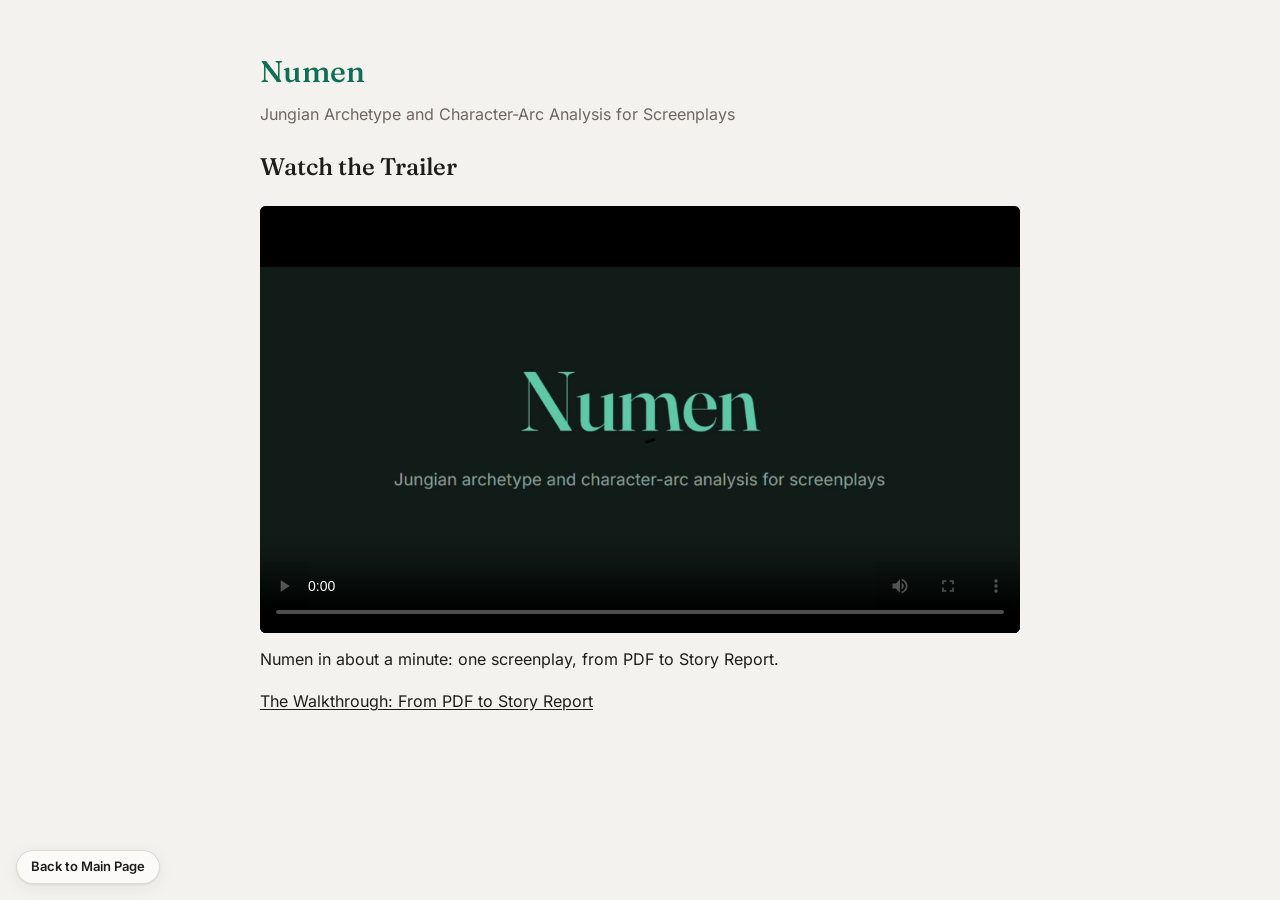
<file: trailer.html>
<!doctype html>
<html lang="en"><head><meta charset="utf-8">
<meta name="viewport" content="width=device-width, initial-scale=1">
<title>Numen Trailer</title>
<style>/* numen_theme.css -- the one shared stylesheet for every Numen page: the
   Story Report (public and review builds), the walkthrough and the four
   demo cards. Fonts, color tokens (light and dark) and the AI / human
   review label chips live here and nowhere else. Builders inline it via
   numen_theme.py, which rewrites the font URLs relative to each page.

   Type: Fraunces for headings and the Numen wordmark; Inter for body
   text, labels, buttons and captions; Courier Prime for script text only.
   Bundled weights: Fraunces 400/500, Inter 400/500/600 (600 is bold body
   text and lead-ins), Courier Prime 400 only (script text is never bold,
   as in a real screenplay). Weight synthesis is off, so nothing is faked.

   Color (author-approved mapping, 2026-10-06): the AI is teal (--accent,
   AI chips, AI Output banners); human review is neutral gray (--human-rule,
   human chips, Human Reviewed banners, review boxes, badges). Amber
   (--claim) is kept only for "Worth knowing" notes and review-build
   outlines; --verdict only for review-build outlines. Trickster and Chorus
   sit in yellow-green, clear of the teal accent. */

@font-face { font-family: "Fraunces"; font-style: normal; font-weight: 400; font-display: swap;
  src: url("fonts/fraunces-latin-400-normal.woff2") format("woff2"); }
@font-face { font-family: "Fraunces"; font-style: normal; font-weight: 500; font-display: swap;
  src: url("fonts/fraunces-latin-500-normal.woff2") format("woff2"); }
@font-face { font-family: "Inter"; font-style: normal; font-weight: 400; font-display: swap;
  src: url("fonts/inter-latin-400-normal.woff2") format("woff2"); }
@font-face { font-family: "Inter"; font-style: normal; font-weight: 500; font-display: swap;
  src: url("fonts/inter-latin-500-normal.woff2") format("woff2"); }
@font-face { font-family: "Inter"; font-style: normal; font-weight: 600; font-display: swap;
  src: url("fonts/inter-latin-600-normal.woff2") format("woff2"); }
@font-face { font-family: "Courier Prime"; font-style: normal; font-weight: 400; font-display: swap;
  src: url("fonts/courier-prime-latin-400-normal.woff2") format("woff2"); }

:root {
  --font-display: "Fraunces", Georgia, "Times New Roman", serif;
  --font-body: "Inter", ui-sans-serif, system-ui, -apple-system, "Segoe UI", Roboto, Helvetica, Arial, sans-serif;
  --font-script: "Courier Prime", "Courier New", Courier, monospace;
  --font-code: ui-monospace, SFMono-Regular, Menlo, Consolas, monospace;

  --bg: #f4f2ee; --panel: #fbfaf8; --ink: #1f1d1a; --muted: #6d675f; --faint: #9a948b;
  --rule: #dcd7cf; --lane: #efece6; --claim: #8a5a12; --verdict: #2f6b45;
  --shadow: 0 1px 2px rgba(0,0,0,.08), 0 4px 18px rgba(0,0,0,.06);
  --scrim: rgba(20,18,15,.28);
  /* The Big Seven, in BIG_SEVEN_DEFINITIONS order */
  --s1: #2a78d6; --s2: #eb6834; --s3: #87a400; --s4: #eda100;
  --s5: #e87ba4; --s6: #3d7d0f; --s7: #4a3aa7;
  /* The AI (teal) and human review (neutral gray) */
  --accent: #0F6E56;
  --ai-chip-bg: #E1F5EE; --ai-chip-ink: #085041;
  --human-chip-bg: #ECEAE6; --human-chip-ink: #4A4640;
  --human-rule: #8C867D;
}
@media (prefers-color-scheme: dark) {
  :root:not([data-theme="light"]) {
    --bg: #1a1918; --panel: #232220; --ink: #ece8e2; --muted: #a39d94; --faint: #7c766e;
    --rule: #3a3734; --lane: #2b2a27; --claim: #e0b268; --verdict: #8fcfa4;
    --shadow: 0 1px 2px rgba(0,0,0,.4), 0 4px 18px rgba(0,0,0,.3); --scrim: rgba(0,0,0,.5);
    --s1: #3987e5; --s2: #d95926; --s3: #a6c21a; --s4: #c98500;
    --s5: #d55181; --s6: #5c9a2a; --s7: #9085e9;
    --accent: #5DCAA5;
    --ai-chip-bg: #085041; --ai-chip-ink: #9FE1CB;
    --human-chip-bg: #3A3835; --human-chip-ink: #D2CDC5;
    --human-rule: #8F897F;
  }
}
:root[data-theme="dark"] {
  --bg: #1a1918; --panel: #232220; --ink: #ece8e2; --muted: #a39d94; --faint: #7c766e;
  --rule: #3a3734; --lane: #2b2a27; --claim: #e0b268; --verdict: #8fcfa4;
  --shadow: 0 1px 2px rgba(0,0,0,.4), 0 4px 18px rgba(0,0,0,.3); --scrim: rgba(0,0,0,.5);
  --s1: #3987e5; --s2: #d95926; --s3: #a6c21a; --s4: #c98500;
  --s5: #d55181; --s6: #5c9a2a; --s7: #9085e9;
  --accent: #5DCAA5;
  --ai-chip-bg: #085041; --ai-chip-ink: #9FE1CB;
  --human-chip-bg: #3A3835; --human-chip-ink: #D2CDC5;
  --human-rule: #8F897F;
}

html { font-synthesis-weight: none; }
body { font-family: var(--font-body); }
b, strong { font-weight: 600; }
h1, h2, h3 { font-family: var(--font-display); font-weight: 500; letter-spacing: 0; }
.wordmark { font-family: var(--font-display); font-weight: 500; color: var(--accent); }
.script-text { font-family: var(--font-script); }
code, kbd { font-family: var(--font-code); }

/* Labels: the AI is a teal chip, human review a gray one. */
.chip-ai, .chip-human { display: inline-block; font-family: var(--font-body); font-size: 12.5px; font-weight: 500;
  line-height: 1.4; letter-spacing: .01em; text-transform: none; padding: 2px 10px; border-radius: 999px; }
.chip-ai { background: var(--ai-chip-bg); color: var(--ai-chip-ink); }
.chip-human { background: var(--human-chip-bg); color: var(--human-chip-ink); }

/* "Back to Main Page" (numen_theme.home_button): public pages only. On wide
   screens a small floating button in the bottom-left corner; on phones and
   tablets it sits in the page flow at the very end, so it never covers a
   toggle, the timeline or any text. */
.home-btn { display: block; width: fit-content; margin: 0 16px 32px; padding: 8px 14px;
  border: 1px solid var(--rule); border-radius: 999px; background: var(--panel); color: var(--ink);
  box-shadow: var(--shadow); font: 600 13px/1.2 var(--font-body); text-decoration: none; }
.home-btn:hover { border-color: var(--accent); color: var(--accent); }
.home-btn:focus-visible { outline: 2px solid var(--accent); outline-offset: 2px; }
@media (min-width: 861px) {
  .home-btn { position: fixed; left: 16px; bottom: 16px; margin: 0; z-index: 11; }
  body:has(.home-btn) { padding-bottom: 56px; }
}

body { margin: 0; background: var(--bg); color: var(--ink); font: 16px/1.6 var(--font-body); }
main { max-width: 760px; margin: 0 auto; padding: 40px 16px 64px; }
.tr-head { margin: 8px 0 20px; }
.tr-head h1 { font-size: 30px; margin: 0 0 6px; }
.tr-head p.tagline { margin: 0 0 20px; color: var(--muted); }
.tr-head h2 { font-size: 24px; margin: 0; }
.video { display: block; width: 100%; height: auto; aspect-ratio: 16 / 9; background: #000;
  border-radius: 6px; }
.tr-line { margin: 14px 0 8px; }
a { color: var(--ink); text-underline-offset: 2px; }
</style></head>
<body><main>
<header class="tr-head"><h1><span class="wordmark">Numen</span></h1><p class="tagline">Jungian Archetype and Character-Arc Analysis for Screenplays</p>
<h2>Watch the Trailer</h2></header>
<video class="video" controls playsinline preload="metadata" poster="numen_trailer_poster.jpg">
<source src="numen_trailer.mp4" type="video/mp4">
</video>
<p class="tr-line">Numen in about a minute: one screenplay, from PDF to Story Report.</p>
<p><a href="numen_walkthrough.html">The Walkthrough: From PDF to Story Report</a></p>
</main>
<a class="home-btn" href="index.html">Back to Main Page</a>
</body></html>
</file>
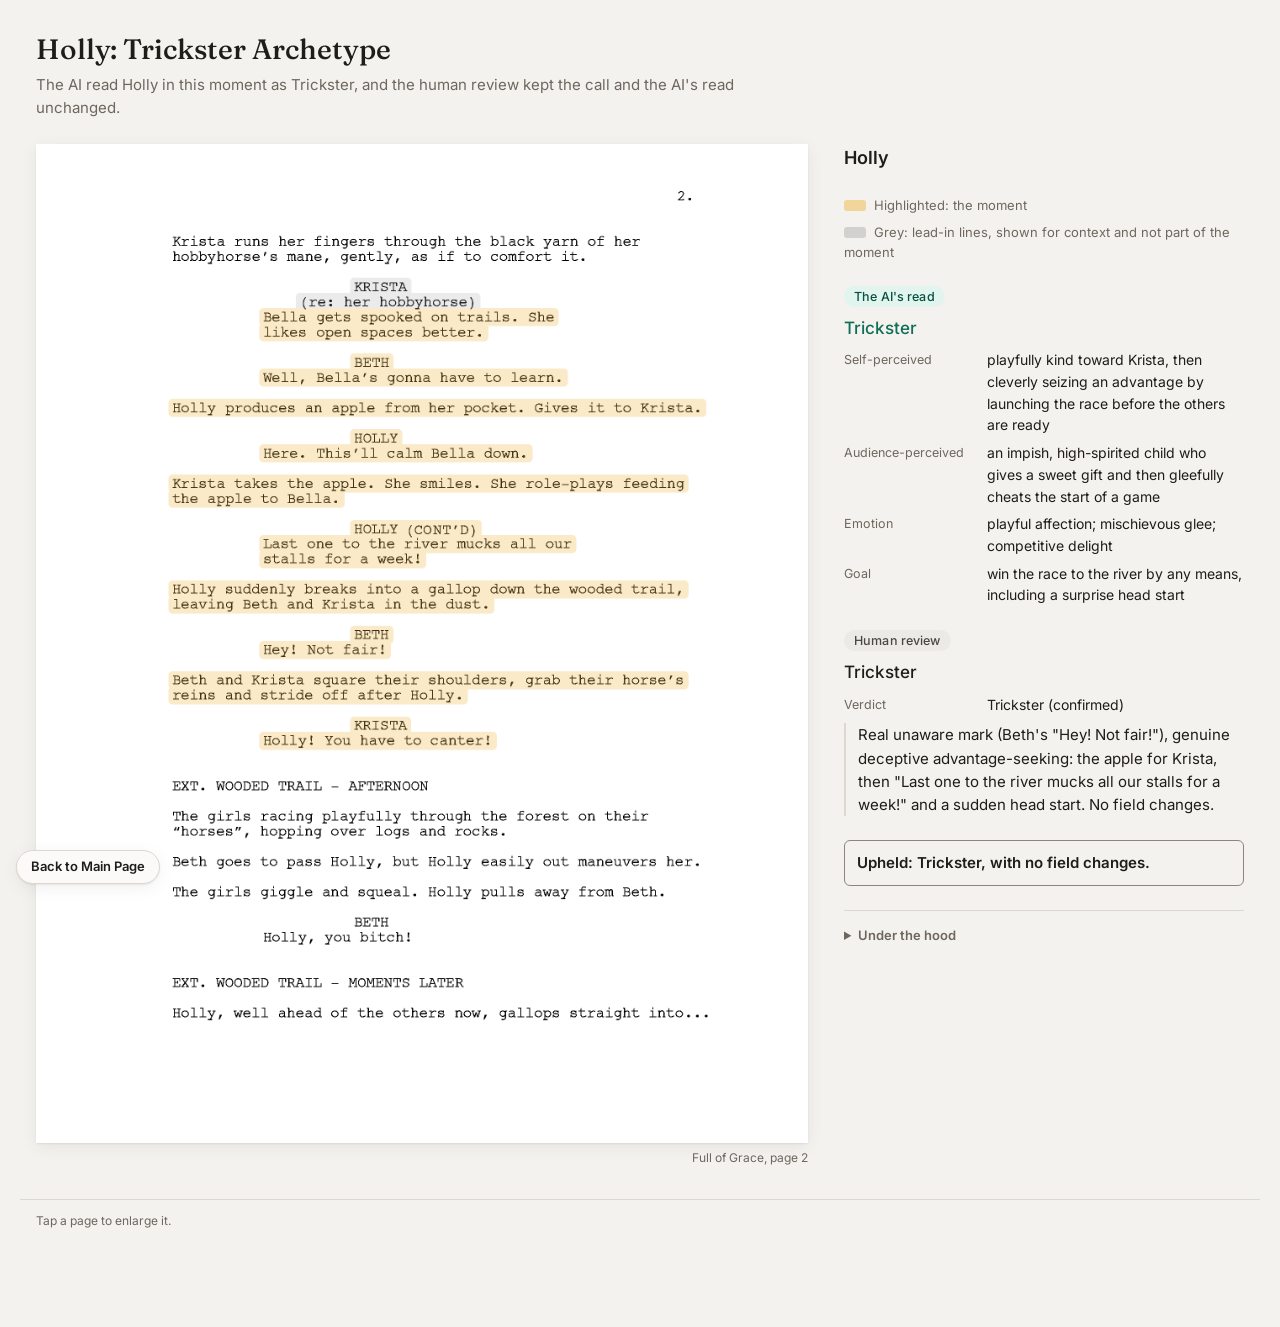
<file: demo_prototype/holly_scene3_beat2_card.html>
<!doctype html>
<html lang="en">
<head>
<meta charset="utf-8">
<meta name="viewport" content="width=device-width, initial-scale=1">
<title>Holly: Trickster Archetype</title>
<style>/* numen_theme.css -- the one shared stylesheet for every Numen page: the
   Story Report (public and review builds), the walkthrough and the four
   demo cards. Fonts, color tokens (light and dark) and the AI / human
   review label chips live here and nowhere else. Builders inline it via
   numen_theme.py, which rewrites the font URLs relative to each page.

   Type: Fraunces for headings and the Numen wordmark; Inter for body
   text, labels, buttons and captions; Courier Prime for script text only.
   Bundled weights: Fraunces 400/500, Inter 400/500/600 (600 is bold body
   text and lead-ins), Courier Prime 400 only (script text is never bold,
   as in a real screenplay). Weight synthesis is off, so nothing is faked.

   Color (author-approved mapping, 2026-10-06): the AI is teal (--accent,
   AI chips, AI Output banners); human review is neutral gray (--human-rule,
   human chips, Human Reviewed banners, review boxes, badges). Amber
   (--claim) is kept only for "Worth knowing" notes and review-build
   outlines; --verdict only for review-build outlines. Trickster and Chorus
   sit in yellow-green, clear of the teal accent. */

@font-face { font-family: "Fraunces"; font-style: normal; font-weight: 400; font-display: swap;
  src: url("../fonts/fraunces-latin-400-normal.woff2") format("woff2"); }
@font-face { font-family: "Fraunces"; font-style: normal; font-weight: 500; font-display: swap;
  src: url("../fonts/fraunces-latin-500-normal.woff2") format("woff2"); }
@font-face { font-family: "Inter"; font-style: normal; font-weight: 400; font-display: swap;
  src: url("../fonts/inter-latin-400-normal.woff2") format("woff2"); }
@font-face { font-family: "Inter"; font-style: normal; font-weight: 500; font-display: swap;
  src: url("../fonts/inter-latin-500-normal.woff2") format("woff2"); }
@font-face { font-family: "Inter"; font-style: normal; font-weight: 600; font-display: swap;
  src: url("../fonts/inter-latin-600-normal.woff2") format("woff2"); }
@font-face { font-family: "Courier Prime"; font-style: normal; font-weight: 400; font-display: swap;
  src: url("../fonts/courier-prime-latin-400-normal.woff2") format("woff2"); }

:root {
  --font-display: "Fraunces", Georgia, "Times New Roman", serif;
  --font-body: "Inter", ui-sans-serif, system-ui, -apple-system, "Segoe UI", Roboto, Helvetica, Arial, sans-serif;
  --font-script: "Courier Prime", "Courier New", Courier, monospace;
  --font-code: ui-monospace, SFMono-Regular, Menlo, Consolas, monospace;

  --bg: #f4f2ee; --panel: #fbfaf8; --ink: #1f1d1a; --muted: #6d675f; --faint: #9a948b;
  --rule: #dcd7cf; --lane: #efece6; --claim: #8a5a12; --verdict: #2f6b45;
  --shadow: 0 1px 2px rgba(0,0,0,.08), 0 4px 18px rgba(0,0,0,.06);
  --scrim: rgba(20,18,15,.28);
  /* The Big Seven, in BIG_SEVEN_DEFINITIONS order */
  --s1: #2a78d6; --s2: #eb6834; --s3: #87a400; --s4: #eda100;
  --s5: #e87ba4; --s6: #3d7d0f; --s7: #4a3aa7;
  /* The AI (teal) and human review (neutral gray) */
  --accent: #0F6E56;
  --ai-chip-bg: #E1F5EE; --ai-chip-ink: #085041;
  --human-chip-bg: #ECEAE6; --human-chip-ink: #4A4640;
  --human-rule: #8C867D;
}
@media (prefers-color-scheme: dark) {
  :root:not([data-theme="light"]) {
    --bg: #1a1918; --panel: #232220; --ink: #ece8e2; --muted: #a39d94; --faint: #7c766e;
    --rule: #3a3734; --lane: #2b2a27; --claim: #e0b268; --verdict: #8fcfa4;
    --shadow: 0 1px 2px rgba(0,0,0,.4), 0 4px 18px rgba(0,0,0,.3); --scrim: rgba(0,0,0,.5);
    --s1: #3987e5; --s2: #d95926; --s3: #a6c21a; --s4: #c98500;
    --s5: #d55181; --s6: #5c9a2a; --s7: #9085e9;
    --accent: #5DCAA5;
    --ai-chip-bg: #085041; --ai-chip-ink: #9FE1CB;
    --human-chip-bg: #3A3835; --human-chip-ink: #D2CDC5;
    --human-rule: #8F897F;
  }
}
:root[data-theme="dark"] {
  --bg: #1a1918; --panel: #232220; --ink: #ece8e2; --muted: #a39d94; --faint: #7c766e;
  --rule: #3a3734; --lane: #2b2a27; --claim: #e0b268; --verdict: #8fcfa4;
  --shadow: 0 1px 2px rgba(0,0,0,.4), 0 4px 18px rgba(0,0,0,.3); --scrim: rgba(0,0,0,.5);
  --s1: #3987e5; --s2: #d95926; --s3: #a6c21a; --s4: #c98500;
  --s5: #d55181; --s6: #5c9a2a; --s7: #9085e9;
  --accent: #5DCAA5;
  --ai-chip-bg: #085041; --ai-chip-ink: #9FE1CB;
  --human-chip-bg: #3A3835; --human-chip-ink: #D2CDC5;
  --human-rule: #8F897F;
}

html { font-synthesis-weight: none; }
body { font-family: var(--font-body); }
b, strong { font-weight: 600; }
h1, h2, h3 { font-family: var(--font-display); font-weight: 500; letter-spacing: 0; }
.wordmark { font-family: var(--font-display); font-weight: 500; color: var(--accent); }
.script-text { font-family: var(--font-script); }
code, kbd { font-family: var(--font-code); }

/* Labels: the AI is a teal chip, human review a gray one. */
.chip-ai, .chip-human { display: inline-block; font-family: var(--font-body); font-size: 12.5px; font-weight: 500;
  line-height: 1.4; letter-spacing: .01em; text-transform: none; padding: 2px 10px; border-radius: 999px; }
.chip-ai { background: var(--ai-chip-bg); color: var(--ai-chip-ink); }
.chip-human { background: var(--human-chip-bg); color: var(--human-chip-ink); }

/* "Back to Main Page" (numen_theme.home_button): public pages only. On wide
   screens a small floating button in the bottom-left corner; on phones and
   tablets it sits in the page flow at the very end, so it never covers a
   toggle, the timeline or any text. */
.home-btn { display: block; width: fit-content; margin: 0 16px 32px; padding: 8px 14px;
  border: 1px solid var(--rule); border-radius: 999px; background: var(--panel); color: var(--ink);
  box-shadow: var(--shadow); font: 600 13px/1.2 var(--font-body); text-decoration: none; }
.home-btn:hover { border-color: var(--accent); color: var(--accent); }
.home-btn:focus-visible { outline: 2px solid var(--accent); outline-offset: 2px; }
@media (min-width: 861px) {
  .home-btn { position: fixed; left: 16px; bottom: 16px; margin: 0; z-index: 11; }
  body:has(.home-btn) { padding-bottom: 56px; }
}

:root { --beat: rgba(240,178,50,.45); --beat2: rgba(90,140,230,.40); --context: rgba(150,150,150,.35); }
* { box-sizing: border-box; }
body { margin: 0; background: var(--bg); color: var(--ink);
  font: 15px/1.55 var(--font-body); }
header.top { max-width: 1240px; margin: 0 auto; padding: 32px 16px 0; }
header.top h1 { font-size: 28px; line-height: 1.25; font-weight: 500; margin: 0 0 6px; }
header.top p { margin: 0; color: var(--muted); font-size: 15px; max-width: 760px; }
.card { max-width: 1240px; margin: 0 auto; padding: 24px 16px 32px;
  display: grid; grid-template-columns: minmax(0, 1fr) 400px; gap: 36px; }
.panel-label { grid-column: 1 / -1; font-family: var(--font-body); font-size: 13px; letter-spacing: .08em; text-transform: uppercase;
  color: var(--muted); font-weight: 650; border-bottom: 1px solid var(--rule); padding-bottom: 6px; margin: 0; }
.pages { display: flex; flex-direction: column; gap: 22px; }
.page { margin: 0; }
.zoom { all: unset; display: block; cursor: zoom-in; border-radius: 2px; box-shadow: var(--shadow); }
.zoom:focus-visible { outline: 2px solid var(--muted); outline-offset: 3px; }
.page img { display: block; width: 100%; height: auto; background: #fff; }
.page figcaption { font-size: 12px; color: var(--muted); margin-top: 6px; text-align: right; }
aside { display: flex; flex-direction: column; gap: 24px; }
.who { font-size: 18px; font-weight: 650; margin: 0; }
.legend { display: flex; flex-direction: column; gap: 6px; font-size: 13px; color: var(--muted); }
.sw { display: inline-block; width: 22px; height: 11px; border-radius: 3px; margin-right: 8px; vertical-align: -1px; }
section h2 { font-family: var(--font-body); font-size: 12px; letter-spacing: .08em; text-transform: uppercase;
  color: var(--muted); font-weight: 500; margin: 0 0 8px; }
section.claim h2, section.verdict h2 { margin: 0 0 10px; }
.value { font: 500 17px/1.3 var(--font-body); margin-bottom: 10px; }
.claim .value { color: var(--accent); } .verdict .value { color: var(--ink); }
dl.fields { margin: 0; display: grid; grid-template-columns: 9.5em 1fr; gap: 6px 10px; font-size: 14px; }
dl.fields dt { color: var(--muted); font-size: 12.5px; padding-top: 1px; }
dl.fields dd { margin: 0; }
.note { margin: 8px 0 0; padding-left: 12px; border-left: 2px solid var(--rule); }
/* Review outcome, gray (human review): outlined when upheld, filled when overturned. */
.badge { border: 1px solid var(--human-rule); color: var(--ink); border-radius: 6px;
  padding: 10px 12px; font-weight: 600; font-size: 15px; }
.badge.changed { background: var(--human-chip-bg); border-color: var(--human-chip-bg); color: var(--human-chip-ink); }
.author-label { color: var(--ink); font-weight: 600; margin-top: 14px; }
.author-note { border-left-color: var(--ink); }
ul.note { padding-left: 28px; } ul.note li { margin-bottom: 8px; }
.basis { font-size: 13.5px; color: var(--muted); margin: 10px 0 0; }
.link { grid-column: 1 / -1; font-size: 14px; margin: 0; }
.link a { color: inherit; }
.moment { display: flex; flex-direction: column; gap: 18px; padding-bottom: 22px; border-bottom: 1px solid var(--rule); }
.moment:last-of-type { border-bottom: 0; }
details { border-top: 1px solid var(--rule); padding-top: 14px; }
summary { cursor: pointer; font-size: 13px; font-weight: 600; color: var(--muted); }
summary:focus-visible { outline: 2px solid var(--muted); outline-offset: 3px; }
.hood { display: flex; flex-direction: column; gap: 14px; margin-top: 12px; font-size: 13px; }
.hood p { margin: 0; }
.hood .small { font-size: 12px; color: var(--muted); }
footer { max-width: 1240px; margin: 0 auto; padding: 12px 16px 40px; font-size: 12px; color: var(--muted);
  border-top: 1px solid var(--rule); }
dialog { padding: 0; border: 0; max-width: 100vw; max-height: 100vh; width: 100vw; height: 100vh;
  background: rgba(20,19,18,.92); }
dialog::backdrop { background: transparent; }
dialog .wrap { width: 100%; height: 100%; overflow: auto; cursor: zoom-out; }
dialog img { display: block; margin: 0 auto; width: min(1836px, 100%); height: auto; }
@media (max-width: 860px) {
  .card { grid-template-columns: minmax(0, 1fr); gap: 28px; padding-top: 20px; }
  dl.fields { grid-template-columns: 1fr; }
}
</style>
</head>
<body>
<header class="top"><h1>Holly: Trickster Archetype</h1><p>The AI read Holly in this moment as Trickster, and the human review kept the call and the AI&#x27;s read unchanged.</p></header>
<main class="card">
  <div class="pages"><figure class="page" data-pdf-page="3">
  <button class="zoom" data-src="c2p3" aria-label="Enlarge script page 2">
    <img id="c2p3" src="[data-uri]" width="1836" height="2376"
         alt="Full of Grace, script page 2, with highlighted lines">
  </button>
  <figcaption>Full of Grace, page 2</figcaption>
</figure></div>
  <aside>
    <p class="who">Holly</p>
    <div class="legend"><span><span class="sw" style="background:var(--beat)"></span>Highlighted: the moment</span><span><span class="sw" style="background:var(--context)"></span>Grey: lead-in lines, shown for context and not part of the moment</span></div>
    <section class="claim">
  <h2><span class="chip-ai">The AI&#x27;s read</span></h2>
  <div class="value">Trickster</div>
  <dl class="fields"><dt>Self-perceived</dt><dd data-verbatim="1">playfully kind toward Krista, then cleverly seizing an advantage by launching the race before the others are ready</dd><dt>Audience-perceived</dt><dd data-verbatim="1">an impish, high-spirited child who gives a sweet gift and then gleefully cheats the start of a game</dd><dt>Emotion</dt><dd data-verbatim="1">playful affection; mischievous glee; competitive delight</dd><dt>Goal</dt><dd data-verbatim="1">win the race to the river by any means, including a surprise head start</dd></dl>
</section>
    <section class="verdict">
  <h2><span class="chip-human">Human review</span></h2>
  <div class="value">Trickster</div>
  <dl class="fields"><dt>Verdict</dt><dd data-verbatim="1">Trickster (confirmed)</dd></dl>
  <p class="note" data-verbatim="1">Real unaware mark (Beth&#x27;s &quot;Hey! Not fair!&quot;), genuine deceptive advantage-seeking: the apple for Krista, then &quot;Last one to the river mucks all our stalls for a week!&quot; and a sudden head start. No field changes.</p>
  
  
  
</section>
<div class="badge">Upheld: Trickster, with no field changes.</div>
    <details>
<summary>Under the hood</summary>
<div class="hood">
<p><b>Holly, scene3_beat2.</b> fog_full.txt lines 65–93.
The AI's read comes from fog_tagged.json at the cold-run commit 7a6e69e; the human review from the current
fog_tagged.json and FOG_HOLLY_REVIEW.md (archetype review row, verbatim). Corrections log entries
naming this character on this beat: #178, #679.</p><p><b>Rest of the review note (Holly).</b> <span data-verbatim="1">weight_proportionality was `matched` in the Pass 1 output, one of finding 4&#x27;s premature-resolution entries; reset to `requires_second_pass` 2026-09-28 (finding 4 reset).</span></p><p>Lead-in: fog_full.txt lines 63–64, the speaker of the line the moment opens on.</p>
<p class="small">The AI gave no written argument for its archetype; the card shows the fields it stored. Highlighted lines are matched word for word against the script text before they are drawn, and every quotation in a review note is checked against the same file when the card is built. Script text: fog_full.txt (pdftotext -layout).</p>
</div>
</details>
  </aside>
</main>
<footer>Tap a page to enlarge it.</footer>
<a class="home-btn" href="../index.html">Back to Main Page</a>
<dialog id="lightbox" aria-label="Enlarged script page">
  <div class="wrap"><img alt=""></div>
</dialog>
<script>
const box = document.getElementById("lightbox"), big = box.querySelector("img");
document.querySelectorAll(".zoom").forEach(b => b.addEventListener("click", () => {
  const src = document.getElementById(b.dataset.src);
  big.src = src.src; big.alt = src.alt; box.showModal();
}));
box.addEventListener("click", () => box.close());
</script>

</body>
</html>
</file>
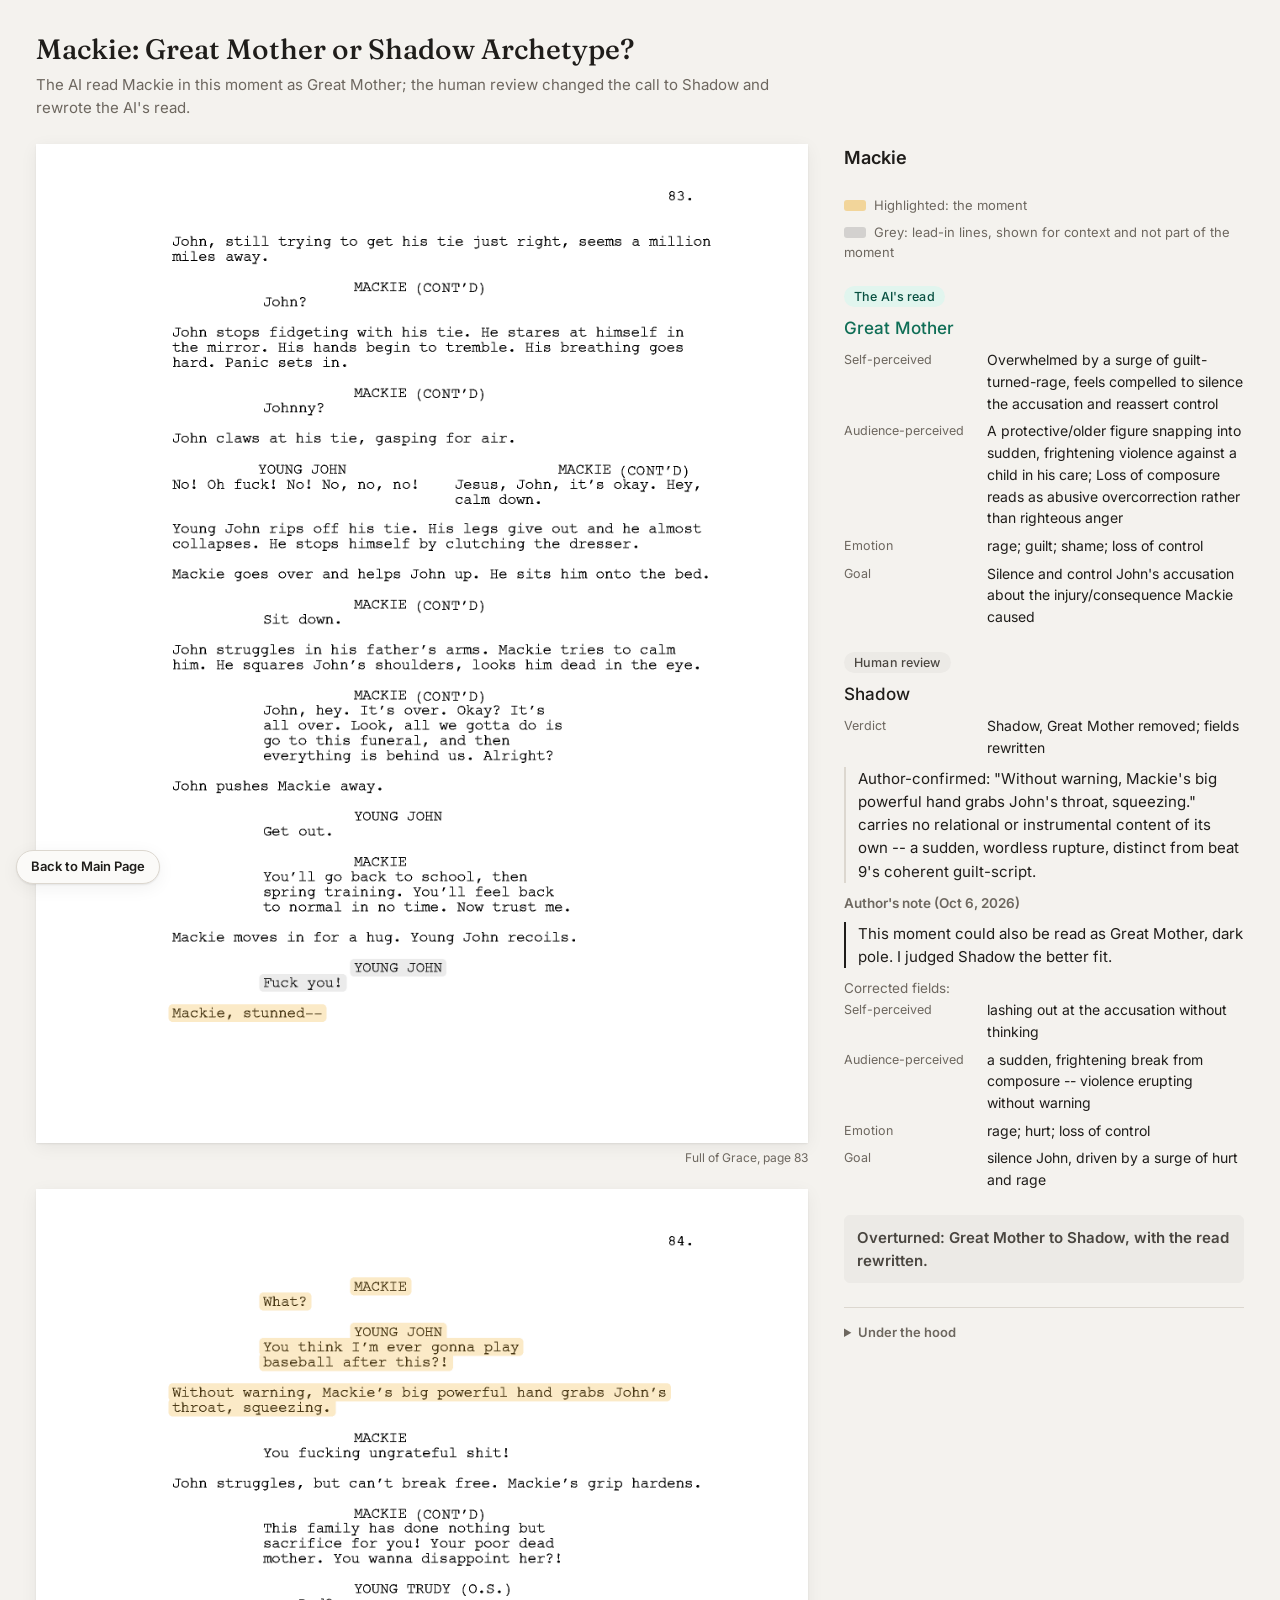
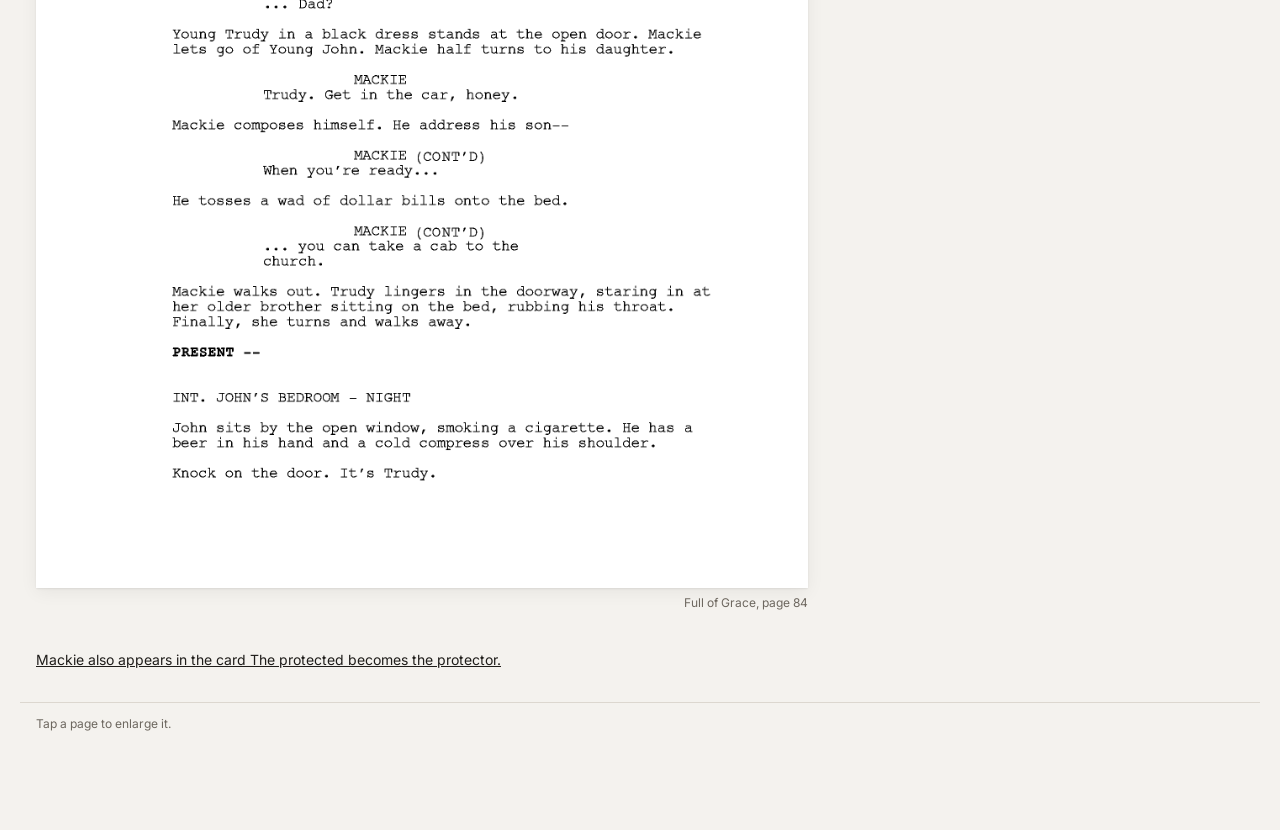
<file: demo_prototype/mackie_scene140_beat6_card.html>
<!doctype html>
<html lang="en">
<head>
<meta charset="utf-8">
<meta name="viewport" content="width=device-width, initial-scale=1">
<title>Mackie: Great Mother or Shadow Archetype?</title>
<style>/* numen_theme.css -- the one shared stylesheet for every Numen page: the
   Story Report (public and review builds), the walkthrough and the four
   demo cards. Fonts, color tokens (light and dark) and the AI / human
   review label chips live here and nowhere else. Builders inline it via
   numen_theme.py, which rewrites the font URLs relative to each page.

   Type: Fraunces for headings and the Numen wordmark; Inter for body
   text, labels, buttons and captions; Courier Prime for script text only.
   Bundled weights: Fraunces 400/500, Inter 400/500/600 (600 is bold body
   text and lead-ins), Courier Prime 400 only (script text is never bold,
   as in a real screenplay). Weight synthesis is off, so nothing is faked.

   Color (author-approved mapping, 2026-10-06): the AI is teal (--accent,
   AI chips, AI Output banners); human review is neutral gray (--human-rule,
   human chips, Human Reviewed banners, review boxes, badges). Amber
   (--claim) is kept only for "Worth knowing" notes and review-build
   outlines; --verdict only for review-build outlines. Trickster and Chorus
   sit in yellow-green, clear of the teal accent. */

@font-face { font-family: "Fraunces"; font-style: normal; font-weight: 400; font-display: swap;
  src: url("../fonts/fraunces-latin-400-normal.woff2") format("woff2"); }
@font-face { font-family: "Fraunces"; font-style: normal; font-weight: 500; font-display: swap;
  src: url("../fonts/fraunces-latin-500-normal.woff2") format("woff2"); }
@font-face { font-family: "Inter"; font-style: normal; font-weight: 400; font-display: swap;
  src: url("../fonts/inter-latin-400-normal.woff2") format("woff2"); }
@font-face { font-family: "Inter"; font-style: normal; font-weight: 500; font-display: swap;
  src: url("../fonts/inter-latin-500-normal.woff2") format("woff2"); }
@font-face { font-family: "Inter"; font-style: normal; font-weight: 600; font-display: swap;
  src: url("../fonts/inter-latin-600-normal.woff2") format("woff2"); }
@font-face { font-family: "Courier Prime"; font-style: normal; font-weight: 400; font-display: swap;
  src: url("../fonts/courier-prime-latin-400-normal.woff2") format("woff2"); }

:root {
  --font-display: "Fraunces", Georgia, "Times New Roman", serif;
  --font-body: "Inter", ui-sans-serif, system-ui, -apple-system, "Segoe UI", Roboto, Helvetica, Arial, sans-serif;
  --font-script: "Courier Prime", "Courier New", Courier, monospace;
  --font-code: ui-monospace, SFMono-Regular, Menlo, Consolas, monospace;

  --bg: #f4f2ee; --panel: #fbfaf8; --ink: #1f1d1a; --muted: #6d675f; --faint: #9a948b;
  --rule: #dcd7cf; --lane: #efece6; --claim: #8a5a12; --verdict: #2f6b45;
  --shadow: 0 1px 2px rgba(0,0,0,.08), 0 4px 18px rgba(0,0,0,.06);
  --scrim: rgba(20,18,15,.28);
  /* The Big Seven, in BIG_SEVEN_DEFINITIONS order */
  --s1: #2a78d6; --s2: #eb6834; --s3: #87a400; --s4: #eda100;
  --s5: #e87ba4; --s6: #3d7d0f; --s7: #4a3aa7;
  /* The AI (teal) and human review (neutral gray) */
  --accent: #0F6E56;
  --ai-chip-bg: #E1F5EE; --ai-chip-ink: #085041;
  --human-chip-bg: #ECEAE6; --human-chip-ink: #4A4640;
  --human-rule: #8C867D;
}
@media (prefers-color-scheme: dark) {
  :root:not([data-theme="light"]) {
    --bg: #1a1918; --panel: #232220; --ink: #ece8e2; --muted: #a39d94; --faint: #7c766e;
    --rule: #3a3734; --lane: #2b2a27; --claim: #e0b268; --verdict: #8fcfa4;
    --shadow: 0 1px 2px rgba(0,0,0,.4), 0 4px 18px rgba(0,0,0,.3); --scrim: rgba(0,0,0,.5);
    --s1: #3987e5; --s2: #d95926; --s3: #a6c21a; --s4: #c98500;
    --s5: #d55181; --s6: #5c9a2a; --s7: #9085e9;
    --accent: #5DCAA5;
    --ai-chip-bg: #085041; --ai-chip-ink: #9FE1CB;
    --human-chip-bg: #3A3835; --human-chip-ink: #D2CDC5;
    --human-rule: #8F897F;
  }
}
:root[data-theme="dark"] {
  --bg: #1a1918; --panel: #232220; --ink: #ece8e2; --muted: #a39d94; --faint: #7c766e;
  --rule: #3a3734; --lane: #2b2a27; --claim: #e0b268; --verdict: #8fcfa4;
  --shadow: 0 1px 2px rgba(0,0,0,.4), 0 4px 18px rgba(0,0,0,.3); --scrim: rgba(0,0,0,.5);
  --s1: #3987e5; --s2: #d95926; --s3: #a6c21a; --s4: #c98500;
  --s5: #d55181; --s6: #5c9a2a; --s7: #9085e9;
  --accent: #5DCAA5;
  --ai-chip-bg: #085041; --ai-chip-ink: #9FE1CB;
  --human-chip-bg: #3A3835; --human-chip-ink: #D2CDC5;
  --human-rule: #8F897F;
}

html { font-synthesis-weight: none; }
body { font-family: var(--font-body); }
b, strong { font-weight: 600; }
h1, h2, h3 { font-family: var(--font-display); font-weight: 500; letter-spacing: 0; }
.wordmark { font-family: var(--font-display); font-weight: 500; color: var(--accent); }
.script-text { font-family: var(--font-script); }
code, kbd { font-family: var(--font-code); }

/* Labels: the AI is a teal chip, human review a gray one. */
.chip-ai, .chip-human { display: inline-block; font-family: var(--font-body); font-size: 12.5px; font-weight: 500;
  line-height: 1.4; letter-spacing: .01em; text-transform: none; padding: 2px 10px; border-radius: 999px; }
.chip-ai { background: var(--ai-chip-bg); color: var(--ai-chip-ink); }
.chip-human { background: var(--human-chip-bg); color: var(--human-chip-ink); }

/* "Back to Main Page" (numen_theme.home_button): public pages only. On wide
   screens a small floating button in the bottom-left corner; on phones and
   tablets it sits in the page flow at the very end, so it never covers a
   toggle, the timeline or any text. */
.home-btn { display: block; width: fit-content; margin: 0 16px 32px; padding: 8px 14px;
  border: 1px solid var(--rule); border-radius: 999px; background: var(--panel); color: var(--ink);
  box-shadow: var(--shadow); font: 600 13px/1.2 var(--font-body); text-decoration: none; }
.home-btn:hover { border-color: var(--accent); color: var(--accent); }
.home-btn:focus-visible { outline: 2px solid var(--accent); outline-offset: 2px; }
@media (min-width: 861px) {
  .home-btn { position: fixed; left: 16px; bottom: 16px; margin: 0; z-index: 11; }
  body:has(.home-btn) { padding-bottom: 56px; }
}

:root { --beat: rgba(240,178,50,.45); --beat2: rgba(90,140,230,.40); --context: rgba(150,150,150,.35); }
* { box-sizing: border-box; }
body { margin: 0; background: var(--bg); color: var(--ink);
  font: 15px/1.55 var(--font-body); }
header.top { max-width: 1240px; margin: 0 auto; padding: 32px 16px 0; }
header.top h1 { font-size: 28px; line-height: 1.25; font-weight: 500; margin: 0 0 6px; }
header.top p { margin: 0; color: var(--muted); font-size: 15px; max-width: 760px; }
.card { max-width: 1240px; margin: 0 auto; padding: 24px 16px 32px;
  display: grid; grid-template-columns: minmax(0, 1fr) 400px; gap: 36px; }
.panel-label { grid-column: 1 / -1; font-family: var(--font-body); font-size: 13px; letter-spacing: .08em; text-transform: uppercase;
  color: var(--muted); font-weight: 650; border-bottom: 1px solid var(--rule); padding-bottom: 6px; margin: 0; }
.pages { display: flex; flex-direction: column; gap: 22px; }
.page { margin: 0; }
.zoom { all: unset; display: block; cursor: zoom-in; border-radius: 2px; box-shadow: var(--shadow); }
.zoom:focus-visible { outline: 2px solid var(--muted); outline-offset: 3px; }
.page img { display: block; width: 100%; height: auto; background: #fff; }
.page figcaption { font-size: 12px; color: var(--muted); margin-top: 6px; text-align: right; }
aside { display: flex; flex-direction: column; gap: 24px; }
.who { font-size: 18px; font-weight: 650; margin: 0; }
.legend { display: flex; flex-direction: column; gap: 6px; font-size: 13px; color: var(--muted); }
.sw { display: inline-block; width: 22px; height: 11px; border-radius: 3px; margin-right: 8px; vertical-align: -1px; }
section h2 { font-family: var(--font-body); font-size: 12px; letter-spacing: .08em; text-transform: uppercase;
  color: var(--muted); font-weight: 500; margin: 0 0 8px; }
section.claim h2, section.verdict h2 { margin: 0 0 10px; }
.value { font: 500 17px/1.3 var(--font-body); margin-bottom: 10px; }
.claim .value { color: var(--accent); } .verdict .value { color: var(--ink); }
dl.fields { margin: 0; display: grid; grid-template-columns: 9.5em 1fr; gap: 6px 10px; font-size: 14px; }
dl.fields dt { color: var(--muted); font-size: 12.5px; padding-top: 1px; }
dl.fields dd { margin: 0; }
.note { margin: 8px 0 0; padding-left: 12px; border-left: 2px solid var(--rule); }
/* Review outcome, gray (human review): outlined when upheld, filled when overturned. */
.badge { border: 1px solid var(--human-rule); color: var(--ink); border-radius: 6px;
  padding: 10px 12px; font-weight: 600; font-size: 15px; }
.badge.changed { background: var(--human-chip-bg); border-color: var(--human-chip-bg); color: var(--human-chip-ink); }
.author-label { color: var(--ink); font-weight: 600; margin-top: 14px; }
.author-note { border-left-color: var(--ink); }
ul.note { padding-left: 28px; } ul.note li { margin-bottom: 8px; }
.basis { font-size: 13.5px; color: var(--muted); margin: 10px 0 0; }
.link { grid-column: 1 / -1; font-size: 14px; margin: 0; }
.link a { color: inherit; }
.moment { display: flex; flex-direction: column; gap: 18px; padding-bottom: 22px; border-bottom: 1px solid var(--rule); }
.moment:last-of-type { border-bottom: 0; }
details { border-top: 1px solid var(--rule); padding-top: 14px; }
summary { cursor: pointer; font-size: 13px; font-weight: 600; color: var(--muted); }
summary:focus-visible { outline: 2px solid var(--muted); outline-offset: 3px; }
.hood { display: flex; flex-direction: column; gap: 14px; margin-top: 12px; font-size: 13px; }
.hood p { margin: 0; }
.hood .small { font-size: 12px; color: var(--muted); }
footer { max-width: 1240px; margin: 0 auto; padding: 12px 16px 40px; font-size: 12px; color: var(--muted);
  border-top: 1px solid var(--rule); }
dialog { padding: 0; border: 0; max-width: 100vw; max-height: 100vh; width: 100vw; height: 100vh;
  background: rgba(20,19,18,.92); }
dialog::backdrop { background: transparent; }
dialog .wrap { width: 100%; height: 100%; overflow: auto; cursor: zoom-out; }
dialog img { display: block; margin: 0 auto; width: min(1836px, 100%); height: auto; }
@media (max-width: 860px) {
  .card { grid-template-columns: minmax(0, 1fr); gap: 28px; padding-top: 20px; }
  dl.fields { grid-template-columns: 1fr; }
}
</style>
</head>
<body>
<header class="top"><h1>Mackie: Great Mother or Shadow Archetype?</h1><p>The AI read Mackie in this moment as Great Mother; the human review changed the call to Shadow and rewrote the AI&#x27;s read.</p></header>
<main class="card">
  <div class="pages"><figure class="page" data-pdf-page="84">
  <button class="zoom" data-src="c1p84" aria-label="Enlarge script page 83">
    <img id="c1p84" src="[data-uri]" width="1836" height="2376"
         alt="Full of Grace, script page 83, with highlighted lines">
  </button>
  <figcaption>Full of Grace, page 83</figcaption>
</figure>
<figure class="page" data-pdf-page="85">
  <button class="zoom" data-src="c1p85" aria-label="Enlarge script page 84">
    <img id="c1p85" src="[data-uri]" width="1836" height="2376"
         alt="Full of Grace, script page 84, with highlighted lines">
  </button>
  <figcaption>Full of Grace, page 84</figcaption>
</figure></div>
  <aside>
    <p class="who">Mackie</p>
    <div class="legend"><span><span class="sw" style="background:var(--beat)"></span>Highlighted: the moment</span><span><span class="sw" style="background:var(--context)"></span>Grey: lead-in lines, shown for context and not part of the moment</span></div>
    <section class="claim">
  <h2><span class="chip-ai">The AI&#x27;s read</span></h2>
  <div class="value">Great Mother</div>
  <dl class="fields"><dt>Self-perceived</dt><dd data-verbatim="1">Overwhelmed by a surge of guilt-turned-rage, feels compelled to silence the accusation and reassert control</dd><dt>Audience-perceived</dt><dd data-verbatim="1">A protective/older figure snapping into sudden, frightening violence against a child in his care; Loss of composure reads as abusive overcorrection rather than righteous anger</dd><dt>Emotion</dt><dd data-verbatim="1">rage; guilt; shame; loss of control</dd><dt>Goal</dt><dd data-verbatim="1">Silence and control John&#x27;s accusation about the injury/consequence Mackie caused</dd></dl>
</section>
    <section class="verdict">
  <h2><span class="chip-human">Human review</span></h2>
  <div class="value">Shadow</div>
  <dl class="fields"><dt>Verdict</dt><dd data-verbatim="1">Shadow, Great Mother removed; fields rewritten</dd></dl>
  <p class="note" data-verbatim="1">Author-confirmed: &quot;Without warning, Mackie&#x27;s big powerful hand grabs John&#x27;s throat, squeezing.&quot; carries no relational or instrumental content of its own -- a sudden, wordless rupture, distinct from beat 9&#x27;s coherent guilt-script.</p>
  
  <p class="basis author-label">Author&#x27;s note (Oct 6, 2026)</p><p class="note author-note" data-locked="Author's note, verbatim">This moment could also be read as Great Mother, dark pole. I judged Shadow the better fit.</p>
  <p class="basis">Corrected fields:</p><dl class="fields"><dt>Self-perceived</dt><dd>lashing out at the accusation without thinking</dd><dt>Audience-perceived</dt><dd>a sudden, frightening break from composure -- violence erupting without warning</dd><dt>Emotion</dt><dd>rage; hurt; loss of control</dd><dt>Goal</dt><dd>silence John, driven by a surge of hurt and rage</dd></dl>
</section>
<div class="badge changed">Overturned: Great Mother to Shadow, with the read rewritten.</div>
    <details>
<summary>Under the hood</summary>
<div class="hood">
<p><b>Mackie, scene140_beat6.</b> fog_full.txt lines 4473–4485.
The AI's read comes from fog_tagged.json at the cold-run commit 7a6e69e; the human review from the current
fog_tagged.json and FOG_MACKIE_REVIEW.md (archetype review row, verbatim). Corrections log entries
naming this character on this beat: #109, #110, #111, #112, #113, #597, #809.</p><p><b>Rest of the review note (Mackie).</b> <span data-verbatim="1">self_perceived, audience_perceived, goal and emotion rewritten; goal_status stays achieved.</span></p><p>Lead-in: fog_full.txt lines 4470–4471, the end of the moment before.</p>
<p class="small">The AI gave no written argument for its archetype; the card shows the fields it stored. Highlighted lines are matched word for word against the script text before they are drawn, and every quotation in a review note is checked against the same file when the card is built. Script text: fog_full.txt (pdftotext -layout).</p>
</div>
</details>
  </aside>
  <p class="link"><a href="protected_protector_card.html">Mackie also appears in the card The protected becomes the protector.</a></p>
</main>
<footer>Tap a page to enlarge it.</footer>
<a class="home-btn" href="../index.html">Back to Main Page</a>
<dialog id="lightbox" aria-label="Enlarged script page">
  <div class="wrap"><img alt=""></div>
</dialog>
<script>
const box = document.getElementById("lightbox"), big = box.querySelector("img");
document.querySelectorAll(".zoom").forEach(b => b.addEventListener("click", () => {
  const src = document.getElementById(b.dataset.src);
  big.src = src.src; big.alt = src.alt; box.showModal();
}));
box.addEventListener("click", () => box.close());
</script>

</body>
</html>
</file>
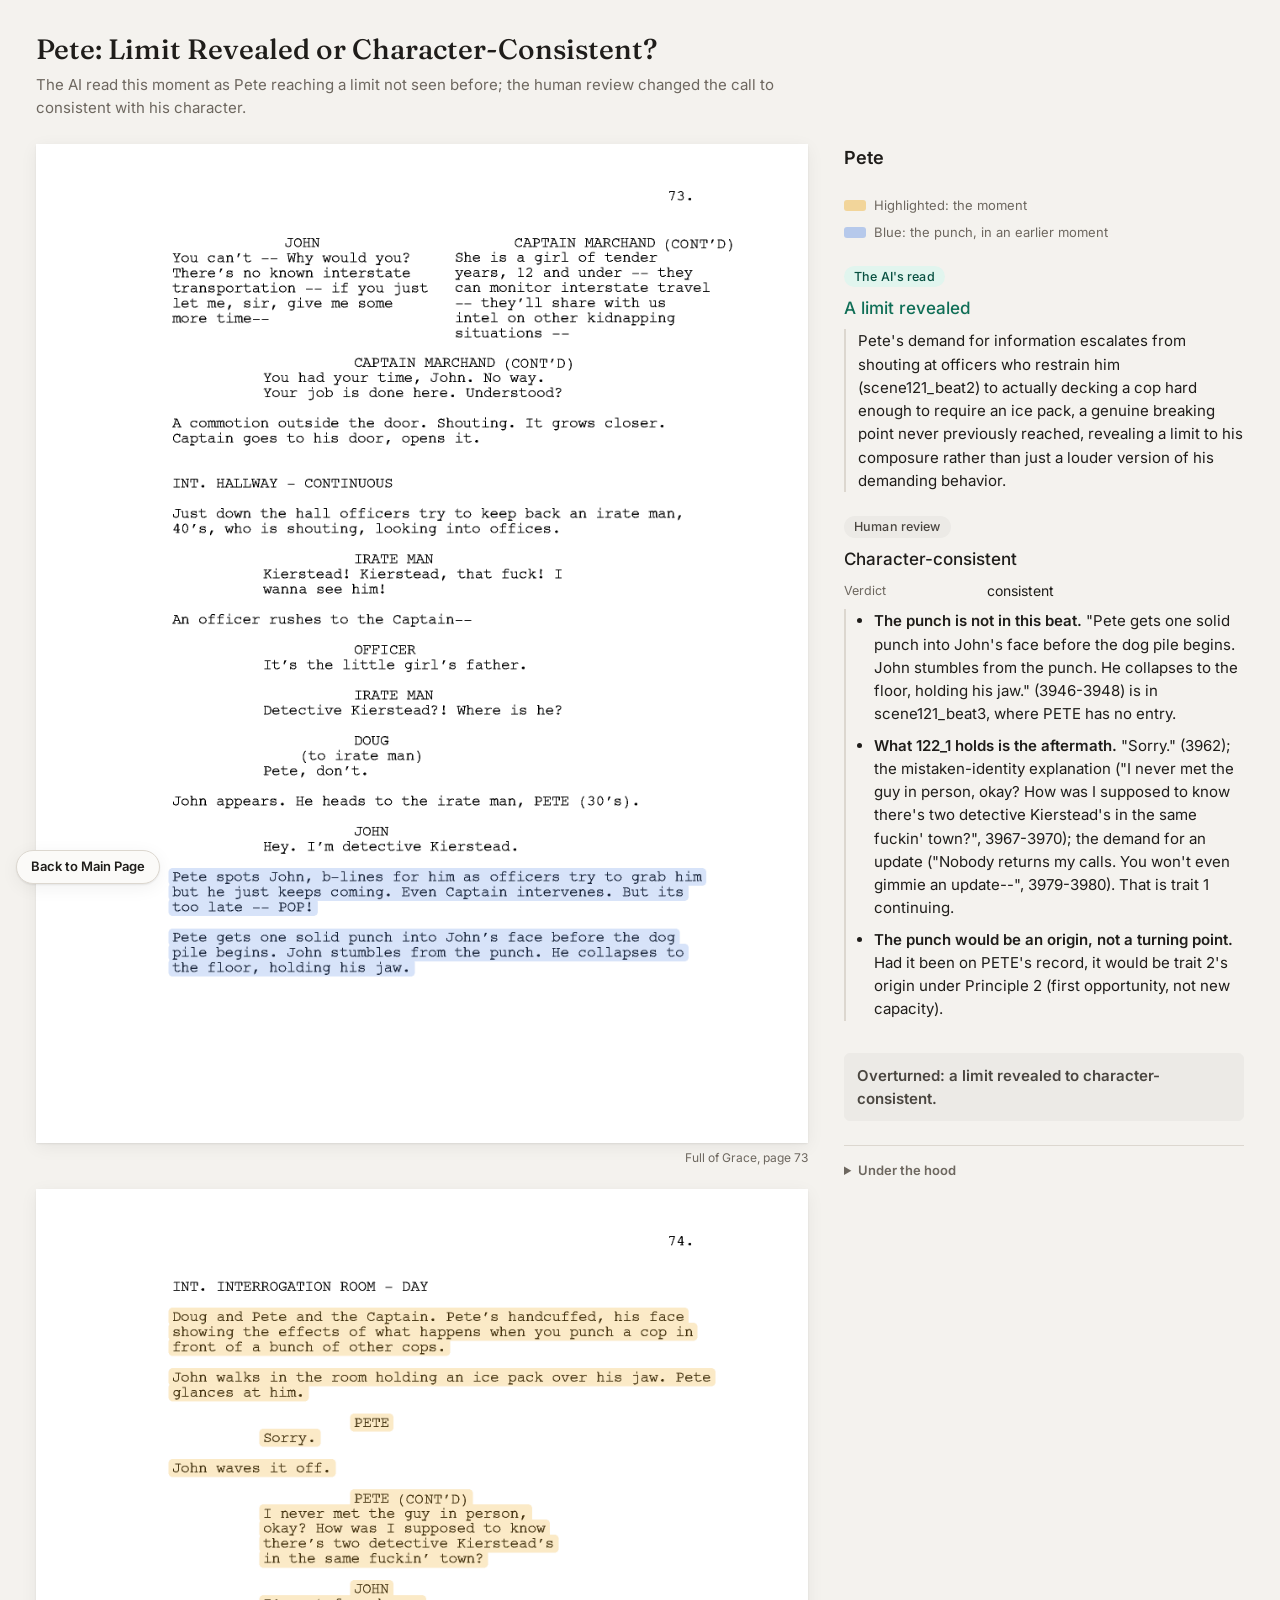
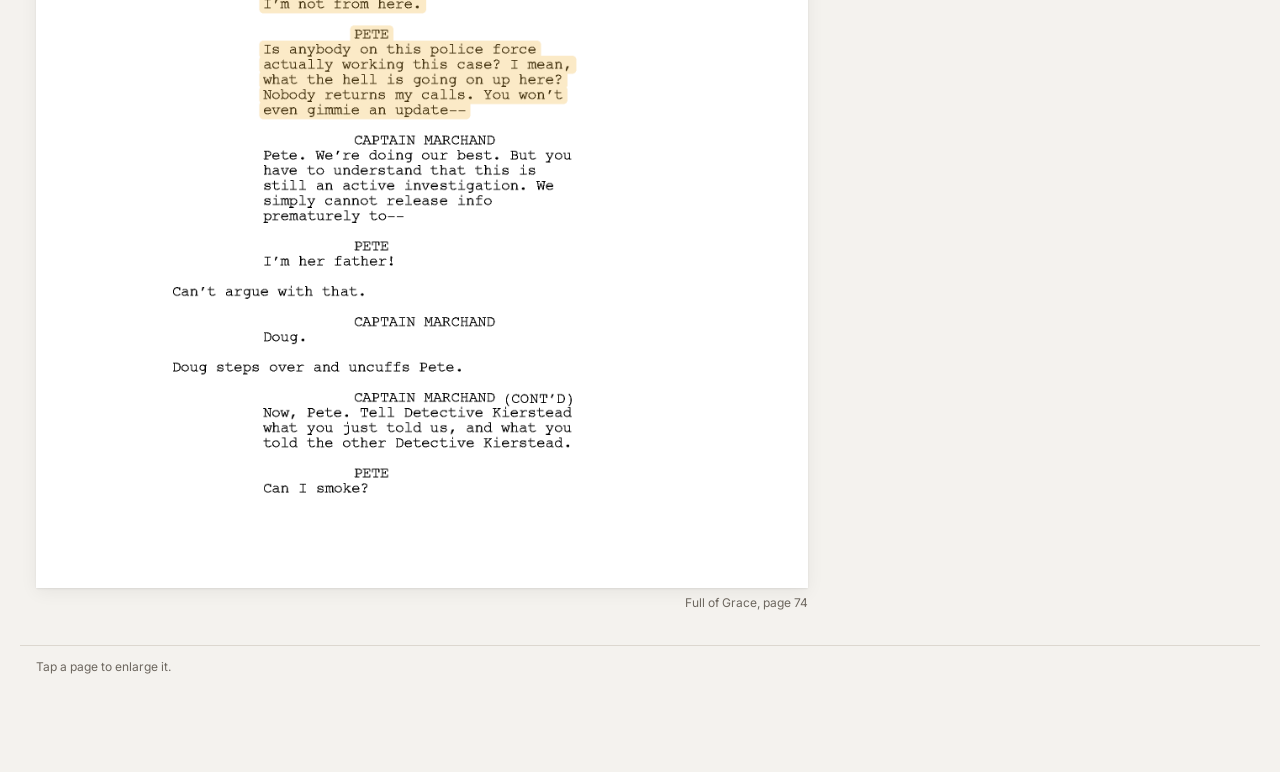
<file: demo_prototype/pete_scene122_beat1_card.html>
<!doctype html>
<html lang="en">
<head>
<meta charset="utf-8">
<meta name="viewport" content="width=device-width, initial-scale=1">
<title>Pete: Limit Revealed or Character-Consistent?</title>
<style>/* numen_theme.css -- the one shared stylesheet for every Numen page: the
   Story Report (public and review builds), the walkthrough and the four
   demo cards. Fonts, color tokens (light and dark) and the AI / human
   review label chips live here and nowhere else. Builders inline it via
   numen_theme.py, which rewrites the font URLs relative to each page.

   Type: Fraunces for headings and the Numen wordmark; Inter for body
   text, labels, buttons and captions; Courier Prime for script text only.
   Bundled weights: Fraunces 400/500, Inter 400/500/600 (600 is bold body
   text and lead-ins), Courier Prime 400 only (script text is never bold,
   as in a real screenplay). Weight synthesis is off, so nothing is faked.

   Color (author-approved mapping, 2026-10-06): the AI is teal (--accent,
   AI chips, AI Output banners); human review is neutral gray (--human-rule,
   human chips, Human Reviewed banners, review boxes, badges). Amber
   (--claim) is kept only for "Worth knowing" notes and review-build
   outlines; --verdict only for review-build outlines. Trickster and Chorus
   sit in yellow-green, clear of the teal accent. */

@font-face { font-family: "Fraunces"; font-style: normal; font-weight: 400; font-display: swap;
  src: url("../fonts/fraunces-latin-400-normal.woff2") format("woff2"); }
@font-face { font-family: "Fraunces"; font-style: normal; font-weight: 500; font-display: swap;
  src: url("../fonts/fraunces-latin-500-normal.woff2") format("woff2"); }
@font-face { font-family: "Inter"; font-style: normal; font-weight: 400; font-display: swap;
  src: url("../fonts/inter-latin-400-normal.woff2") format("woff2"); }
@font-face { font-family: "Inter"; font-style: normal; font-weight: 500; font-display: swap;
  src: url("../fonts/inter-latin-500-normal.woff2") format("woff2"); }
@font-face { font-family: "Inter"; font-style: normal; font-weight: 600; font-display: swap;
  src: url("../fonts/inter-latin-600-normal.woff2") format("woff2"); }
@font-face { font-family: "Courier Prime"; font-style: normal; font-weight: 400; font-display: swap;
  src: url("../fonts/courier-prime-latin-400-normal.woff2") format("woff2"); }

:root {
  --font-display: "Fraunces", Georgia, "Times New Roman", serif;
  --font-body: "Inter", ui-sans-serif, system-ui, -apple-system, "Segoe UI", Roboto, Helvetica, Arial, sans-serif;
  --font-script: "Courier Prime", "Courier New", Courier, monospace;
  --font-code: ui-monospace, SFMono-Regular, Menlo, Consolas, monospace;

  --bg: #f4f2ee; --panel: #fbfaf8; --ink: #1f1d1a; --muted: #6d675f; --faint: #9a948b;
  --rule: #dcd7cf; --lane: #efece6; --claim: #8a5a12; --verdict: #2f6b45;
  --shadow: 0 1px 2px rgba(0,0,0,.08), 0 4px 18px rgba(0,0,0,.06);
  --scrim: rgba(20,18,15,.28);
  /* The Big Seven, in BIG_SEVEN_DEFINITIONS order */
  --s1: #2a78d6; --s2: #eb6834; --s3: #87a400; --s4: #eda100;
  --s5: #e87ba4; --s6: #3d7d0f; --s7: #4a3aa7;
  /* The AI (teal) and human review (neutral gray) */
  --accent: #0F6E56;
  --ai-chip-bg: #E1F5EE; --ai-chip-ink: #085041;
  --human-chip-bg: #ECEAE6; --human-chip-ink: #4A4640;
  --human-rule: #8C867D;
}
@media (prefers-color-scheme: dark) {
  :root:not([data-theme="light"]) {
    --bg: #1a1918; --panel: #232220; --ink: #ece8e2; --muted: #a39d94; --faint: #7c766e;
    --rule: #3a3734; --lane: #2b2a27; --claim: #e0b268; --verdict: #8fcfa4;
    --shadow: 0 1px 2px rgba(0,0,0,.4), 0 4px 18px rgba(0,0,0,.3); --scrim: rgba(0,0,0,.5);
    --s1: #3987e5; --s2: #d95926; --s3: #a6c21a; --s4: #c98500;
    --s5: #d55181; --s6: #5c9a2a; --s7: #9085e9;
    --accent: #5DCAA5;
    --ai-chip-bg: #085041; --ai-chip-ink: #9FE1CB;
    --human-chip-bg: #3A3835; --human-chip-ink: #D2CDC5;
    --human-rule: #8F897F;
  }
}
:root[data-theme="dark"] {
  --bg: #1a1918; --panel: #232220; --ink: #ece8e2; --muted: #a39d94; --faint: #7c766e;
  --rule: #3a3734; --lane: #2b2a27; --claim: #e0b268; --verdict: #8fcfa4;
  --shadow: 0 1px 2px rgba(0,0,0,.4), 0 4px 18px rgba(0,0,0,.3); --scrim: rgba(0,0,0,.5);
  --s1: #3987e5; --s2: #d95926; --s3: #a6c21a; --s4: #c98500;
  --s5: #d55181; --s6: #5c9a2a; --s7: #9085e9;
  --accent: #5DCAA5;
  --ai-chip-bg: #085041; --ai-chip-ink: #9FE1CB;
  --human-chip-bg: #3A3835; --human-chip-ink: #D2CDC5;
  --human-rule: #8F897F;
}

html { font-synthesis-weight: none; }
body { font-family: var(--font-body); }
b, strong { font-weight: 600; }
h1, h2, h3 { font-family: var(--font-display); font-weight: 500; letter-spacing: 0; }
.wordmark { font-family: var(--font-display); font-weight: 500; color: var(--accent); }
.script-text { font-family: var(--font-script); }
code, kbd { font-family: var(--font-code); }

/* Labels: the AI is a teal chip, human review a gray one. */
.chip-ai, .chip-human { display: inline-block; font-family: var(--font-body); font-size: 12.5px; font-weight: 500;
  line-height: 1.4; letter-spacing: .01em; text-transform: none; padding: 2px 10px; border-radius: 999px; }
.chip-ai { background: var(--ai-chip-bg); color: var(--ai-chip-ink); }
.chip-human { background: var(--human-chip-bg); color: var(--human-chip-ink); }

/* "Back to Main Page" (numen_theme.home_button): public pages only. On wide
   screens a small floating button in the bottom-left corner; on phones and
   tablets it sits in the page flow at the very end, so it never covers a
   toggle, the timeline or any text. */
.home-btn { display: block; width: fit-content; margin: 0 16px 32px; padding: 8px 14px;
  border: 1px solid var(--rule); border-radius: 999px; background: var(--panel); color: var(--ink);
  box-shadow: var(--shadow); font: 600 13px/1.2 var(--font-body); text-decoration: none; }
.home-btn:hover { border-color: var(--accent); color: var(--accent); }
.home-btn:focus-visible { outline: 2px solid var(--accent); outline-offset: 2px; }
@media (min-width: 861px) {
  .home-btn { position: fixed; left: 16px; bottom: 16px; margin: 0; z-index: 11; }
  body:has(.home-btn) { padding-bottom: 56px; }
}

:root { --beat: rgba(240,178,50,.45); --beat2: rgba(90,140,230,.40); --context: rgba(150,150,150,.35); }
* { box-sizing: border-box; }
body { margin: 0; background: var(--bg); color: var(--ink);
  font: 15px/1.55 var(--font-body); }
header.top { max-width: 1240px; margin: 0 auto; padding: 32px 16px 0; }
header.top h1 { font-size: 28px; line-height: 1.25; font-weight: 500; margin: 0 0 6px; }
header.top p { margin: 0; color: var(--muted); font-size: 15px; max-width: 760px; }
.card { max-width: 1240px; margin: 0 auto; padding: 24px 16px 32px;
  display: grid; grid-template-columns: minmax(0, 1fr) 400px; gap: 36px; }
.panel-label { grid-column: 1 / -1; font-family: var(--font-body); font-size: 13px; letter-spacing: .08em; text-transform: uppercase;
  color: var(--muted); font-weight: 650; border-bottom: 1px solid var(--rule); padding-bottom: 6px; margin: 0; }
.pages { display: flex; flex-direction: column; gap: 22px; }
.page { margin: 0; }
.zoom { all: unset; display: block; cursor: zoom-in; border-radius: 2px; box-shadow: var(--shadow); }
.zoom:focus-visible { outline: 2px solid var(--muted); outline-offset: 3px; }
.page img { display: block; width: 100%; height: auto; background: #fff; }
.page figcaption { font-size: 12px; color: var(--muted); margin-top: 6px; text-align: right; }
aside { display: flex; flex-direction: column; gap: 24px; }
.who { font-size: 18px; font-weight: 650; margin: 0; }
.legend { display: flex; flex-direction: column; gap: 6px; font-size: 13px; color: var(--muted); }
.sw { display: inline-block; width: 22px; height: 11px; border-radius: 3px; margin-right: 8px; vertical-align: -1px; }
section h2 { font-family: var(--font-body); font-size: 12px; letter-spacing: .08em; text-transform: uppercase;
  color: var(--muted); font-weight: 500; margin: 0 0 8px; }
section.claim h2, section.verdict h2 { margin: 0 0 10px; }
.value { font: 500 17px/1.3 var(--font-body); margin-bottom: 10px; }
.claim .value { color: var(--accent); } .verdict .value { color: var(--ink); }
dl.fields { margin: 0; display: grid; grid-template-columns: 9.5em 1fr; gap: 6px 10px; font-size: 14px; }
dl.fields dt { color: var(--muted); font-size: 12.5px; padding-top: 1px; }
dl.fields dd { margin: 0; }
.note { margin: 8px 0 0; padding-left: 12px; border-left: 2px solid var(--rule); }
/* Review outcome, gray (human review): outlined when upheld, filled when overturned. */
.badge { border: 1px solid var(--human-rule); color: var(--ink); border-radius: 6px;
  padding: 10px 12px; font-weight: 600; font-size: 15px; }
.badge.changed { background: var(--human-chip-bg); border-color: var(--human-chip-bg); color: var(--human-chip-ink); }
.author-label { color: var(--ink); font-weight: 600; margin-top: 14px; }
.author-note { border-left-color: var(--ink); }
ul.note { padding-left: 28px; } ul.note li { margin-bottom: 8px; }
.basis { font-size: 13.5px; color: var(--muted); margin: 10px 0 0; }
.link { grid-column: 1 / -1; font-size: 14px; margin: 0; }
.link a { color: inherit; }
.moment { display: flex; flex-direction: column; gap: 18px; padding-bottom: 22px; border-bottom: 1px solid var(--rule); }
.moment:last-of-type { border-bottom: 0; }
details { border-top: 1px solid var(--rule); padding-top: 14px; }
summary { cursor: pointer; font-size: 13px; font-weight: 600; color: var(--muted); }
summary:focus-visible { outline: 2px solid var(--muted); outline-offset: 3px; }
.hood { display: flex; flex-direction: column; gap: 14px; margin-top: 12px; font-size: 13px; }
.hood p { margin: 0; }
.hood .small { font-size: 12px; color: var(--muted); }
footer { max-width: 1240px; margin: 0 auto; padding: 12px 16px 40px; font-size: 12px; color: var(--muted);
  border-top: 1px solid var(--rule); }
dialog { padding: 0; border: 0; max-width: 100vw; max-height: 100vh; width: 100vw; height: 100vh;
  background: rgba(20,19,18,.92); }
dialog::backdrop { background: transparent; }
dialog .wrap { width: 100%; height: 100%; overflow: auto; cursor: zoom-out; }
dialog img { display: block; margin: 0 auto; width: min(1836px, 100%); height: auto; }
@media (max-width: 860px) {
  .card { grid-template-columns: minmax(0, 1fr); gap: 28px; padding-top: 20px; }
  dl.fields { grid-template-columns: 1fr; }
}
</style>
</head>
<body>
<header class="top"><h1>Pete: Limit Revealed or Character-Consistent?</h1><p>The AI read this moment as Pete reaching a limit not seen before; the human review changed the call to consistent with his character.</p></header>
<main class="card">
  <div class="pages"><figure class="page" data-pdf-page="74">
  <button class="zoom" data-src="c4p74" aria-label="Enlarge script page 73">
    <img id="c4p74" src="[data-uri]" width="1836" height="2376"
         alt="Full of Grace, script page 73, with highlighted lines">
  </button>
  <figcaption>Full of Grace, page 73</figcaption>
</figure>
<figure class="page" data-pdf-page="75">
  <button class="zoom" data-src="c4p75" aria-label="Enlarge script page 74">
    <img id="c4p75" src="[data-uri]" width="1836" height="2376"
         alt="Full of Grace, script page 74, with highlighted lines">
  </button>
  <figcaption>Full of Grace, page 74</figcaption>
</figure></div>
  <aside>
    <p class="who">Pete</p>
    <div class="legend"><span><span class="sw" style="background:var(--beat)"></span>Highlighted: the moment</span><span><span class="sw" style="background:var(--beat2)"></span>Blue: the punch, in an earlier moment</span></div>
    <section class="claim">
      <h2><span class="chip-ai">The AI&#x27;s read</span></h2>
      <div class="value">A limit revealed</div>
      <p class="note claimtext" data-verbatim="1">Pete&#x27;s demand for information escalates from shouting at officers who restrain him (scene121_beat2) to actually decking a cop hard enough to require an ice pack, a genuine breaking point never previously reached, revealing a limit to his composure rather than just a louder version of his demanding behavior.</p>
    </section>
    <section class="verdict">
      <h2><span class="chip-human">Human review</span></h2>
      <div class="value">Character-consistent</div>
      <dl class="fields"><dt>Verdict</dt><dd data-verbatim="1">consistent</dd></dl>
      <ul class="note" data-verbatim="1"><li><strong>The punch is not in this beat.</strong> &quot;Pete gets one solid punch into John&#x27;s face before the dog pile begins. John stumbles from the punch. He collapses to the floor, holding his jaw.&quot; (3946-3948) is in scene121_beat3, where PETE has no entry.</li><li><strong>What 122_1 holds is the aftermath.</strong> &quot;Sorry.&quot; (3962); the mistaken-identity explanation (&quot;I never met the guy in person, okay? How was I supposed to know there&#x27;s two detective Kierstead&#x27;s in the same fuckin&#x27; town?&quot;, 3967-3970); the demand for an update (&quot;Nobody returns my calls. You won&#x27;t even gimmie an update--&quot;, 3979-3980). That is trait 1 continuing.</li><li><strong>The punch would be an origin, not a turning point.</strong> Had it been on PETE&#x27;s record, it would be trait 2&#x27;s origin under Principle 2 (first opportunity, not new capacity).</li></ul>
    </section>
    <div class="badge changed">Overturned: a limit revealed to character-consistent.</div>
    <details>
<summary>Under the hood</summary>
<div class="hood">
<p>scene121_beat2 is the system&#x27;s ID for an earlier moment, in scene 121, that the AI is pointing back to.</p><p><b>Pete, scene122_beat1.</b> fog_full.txt lines 3953–3980; the punch is lines 3942–3948
(scene121_beat3). Stored value: characterization_consistency boundary_revealed → consistent
(corrections log #840). The AI's claim is the Pass 2 synthesis turning point in
fog_pass2_calls/synthesis_PETE.json (escalation vs. scene121_beat2, likely
category boundary_revealed, trait: <span data-verbatim="1">“Capacity for sudden physical violence against a police officer when overwhelmed by frustration and mistaken identity”</span>), checked against
the raw response.</p><p>Review record: FOG_PETE_REVIEW.md, Pass 2 table: draft <span data-verbatim="1">“boundary_revealed (escalation vs. 121_2, trait 2)”</span>, reviewed
<span data-verbatim="1">consistent</span>, <span data-verbatim="1">log (840)</span>; note block “scene122_beat1, consistent
(author-confirmed)”.</p><p><b>Rest of the review note (Pete).</b> <span data-verbatim="1"><strong>The missing 121_3 entry</strong> is a FUTURE_WORK item 1 instance (speaker-only `characters_present`), recorded there. It is not a lost turning point.</span></p><p>One of 98 change-claims (out of 134) that the human review overturned. Counted per queue entry (fog_pass2_queue.json drafts vs. fog_tagged.json) and checked against FOG_PASS2_CLOSEOUT.md.</p>
<p class="small">The AI&#x27;s read here is its stored turning-point claim, shown word for word. Highlighted lines are matched word for word against the script text before they are drawn, and every quotation in the review note is checked against the same file when the card is built. Script text: fog_full.txt (pdftotext -layout).</p>
</div>
</details>
  </aside>
</main>
<footer>Tap a page to enlarge it.</footer>
<a class="home-btn" href="../index.html">Back to Main Page</a>
<dialog id="lightbox" aria-label="Enlarged script page">
  <div class="wrap"><img alt=""></div>
</dialog>
<script>
const box = document.getElementById("lightbox"), big = box.querySelector("img");
document.querySelectorAll(".zoom").forEach(b => b.addEventListener("click", () => {
  const src = document.getElementById(b.dataset.src);
  big.src = src.src; big.alt = src.alt; box.showModal();
}));
box.addEventListener("click", () => box.close());
</script>

</body>
</html>
</file>
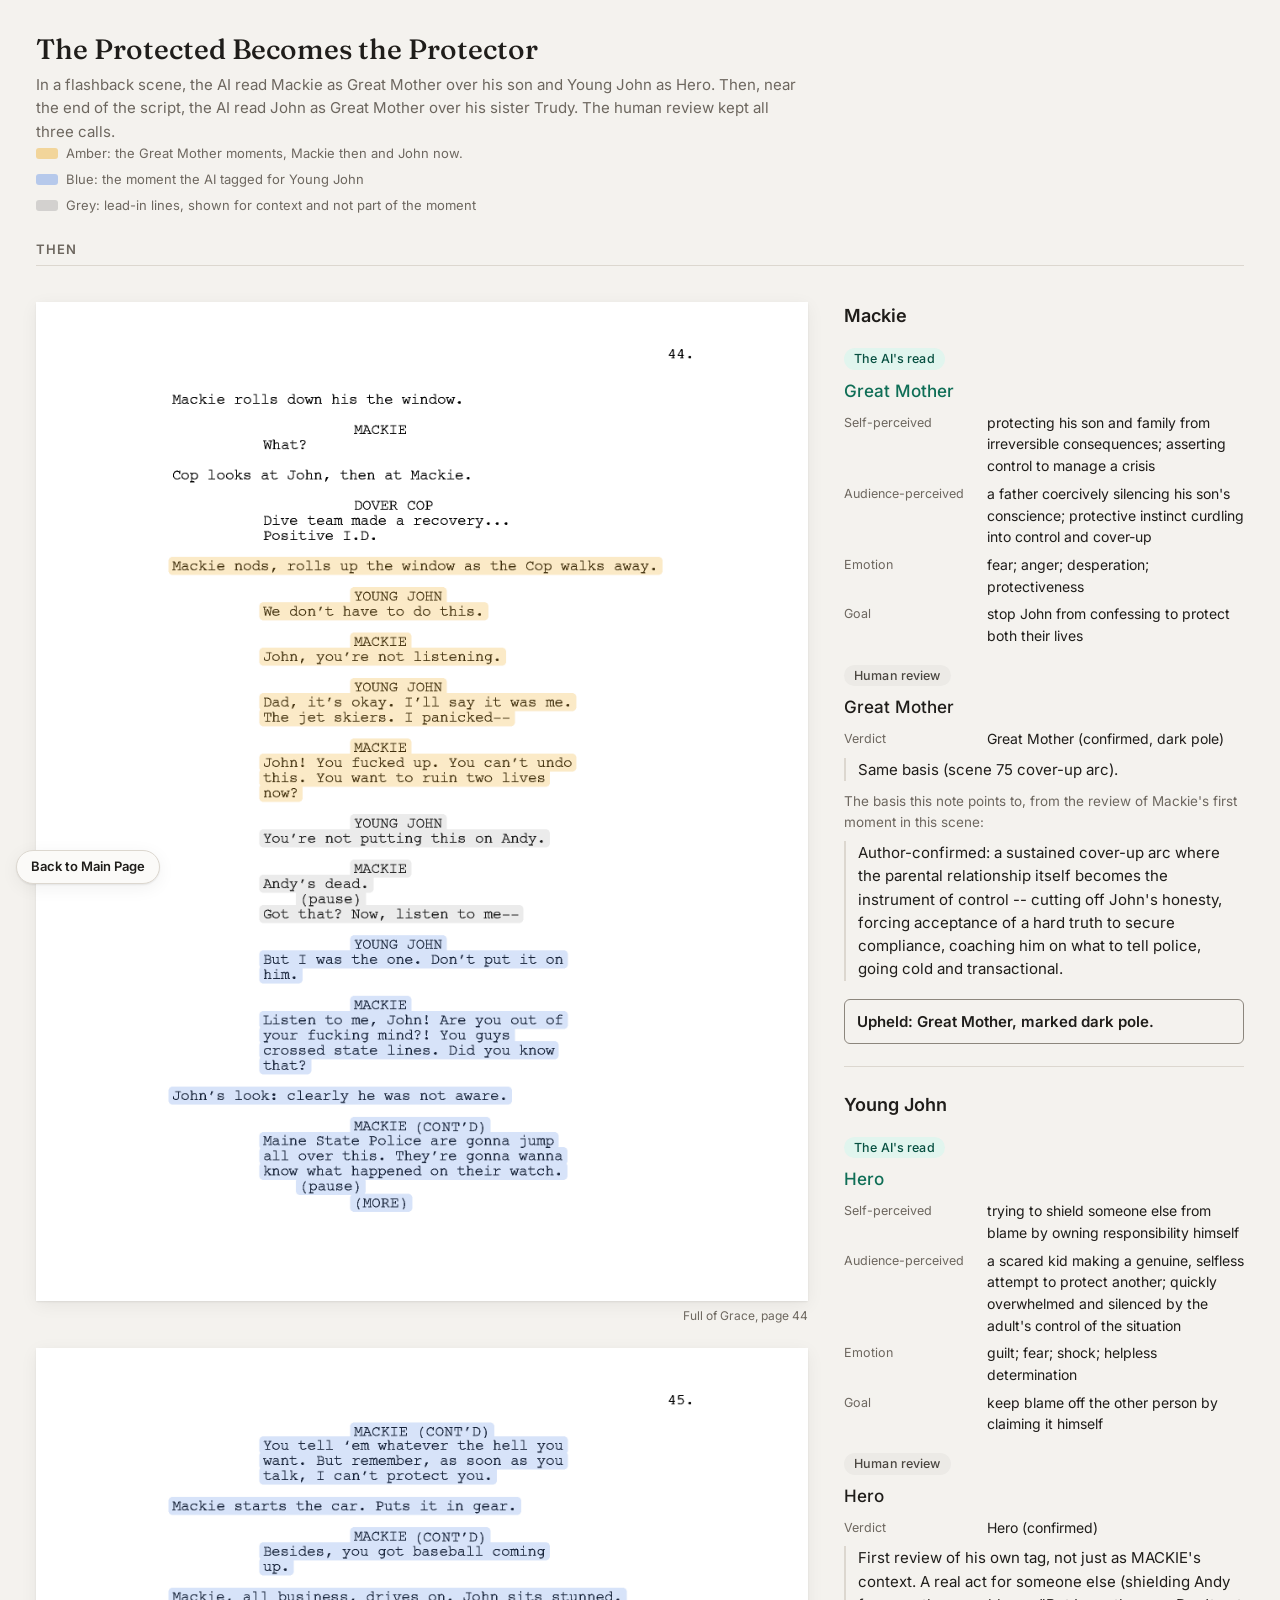
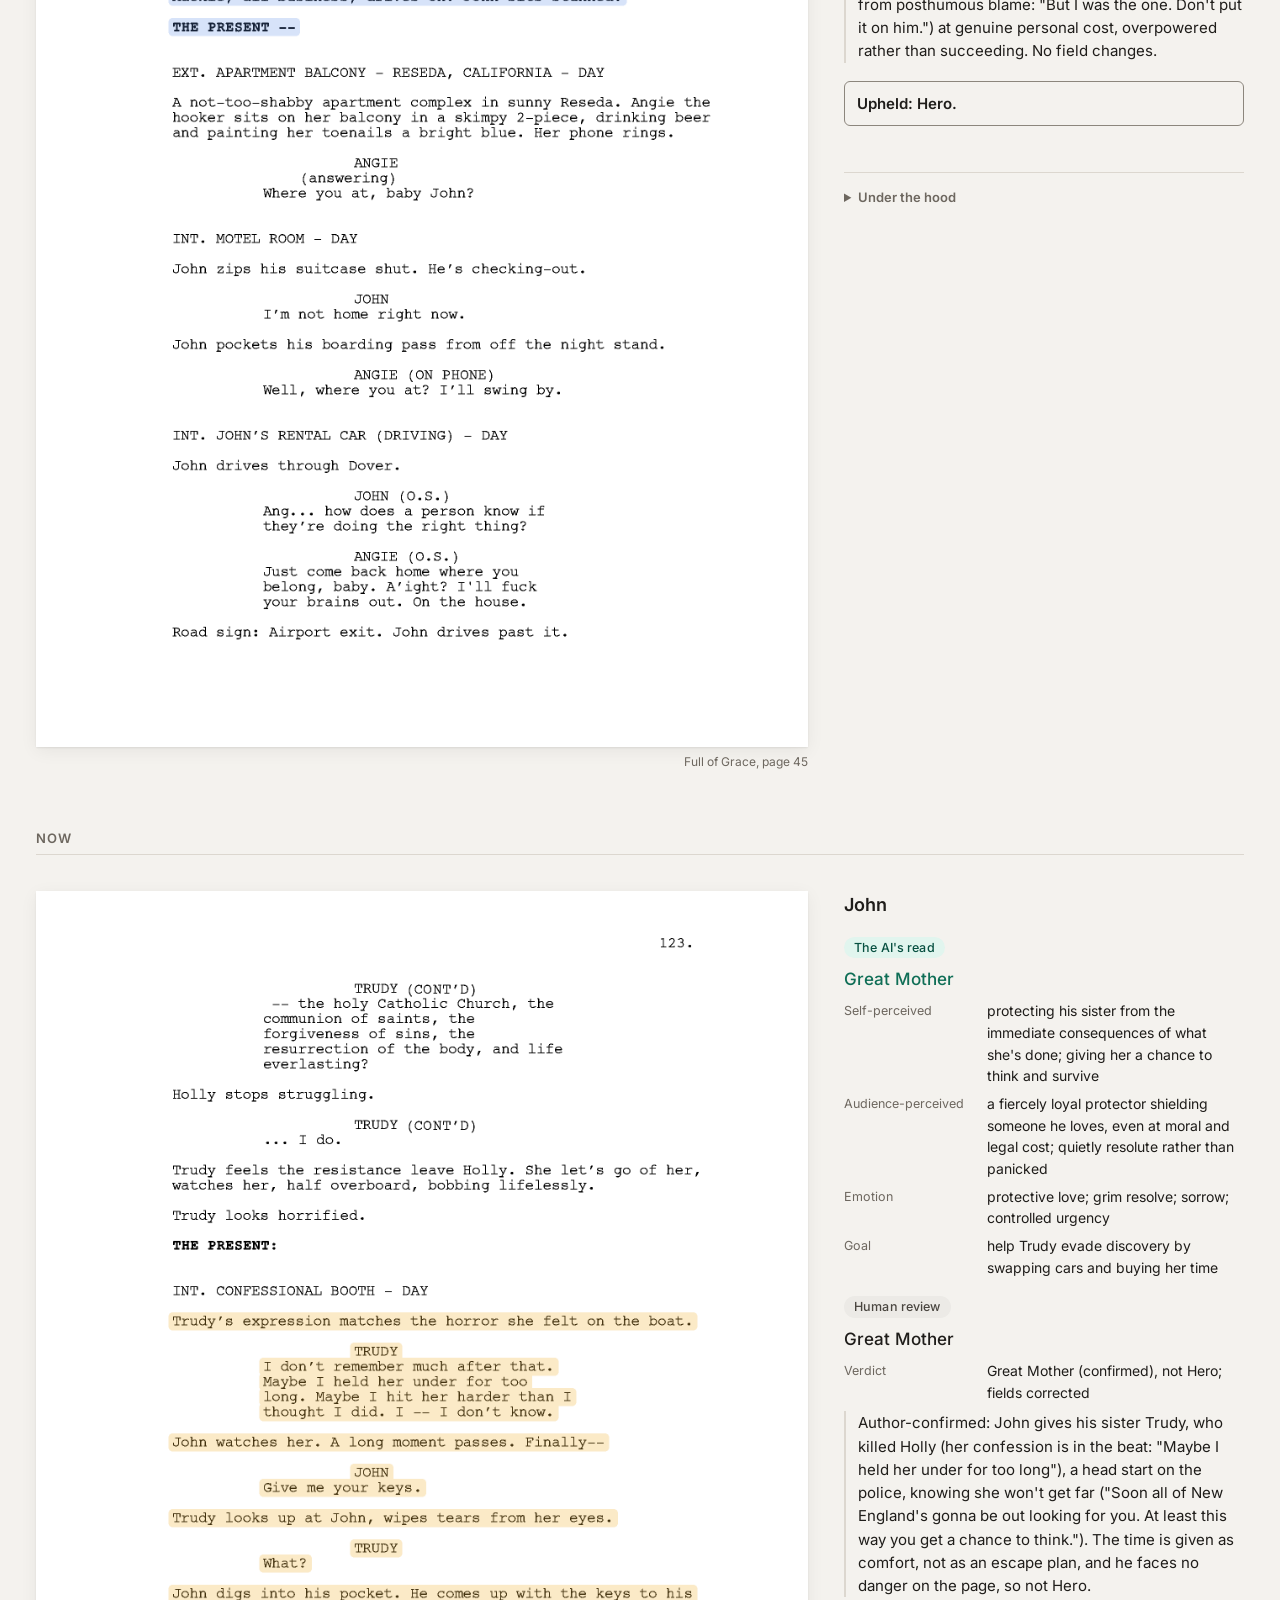
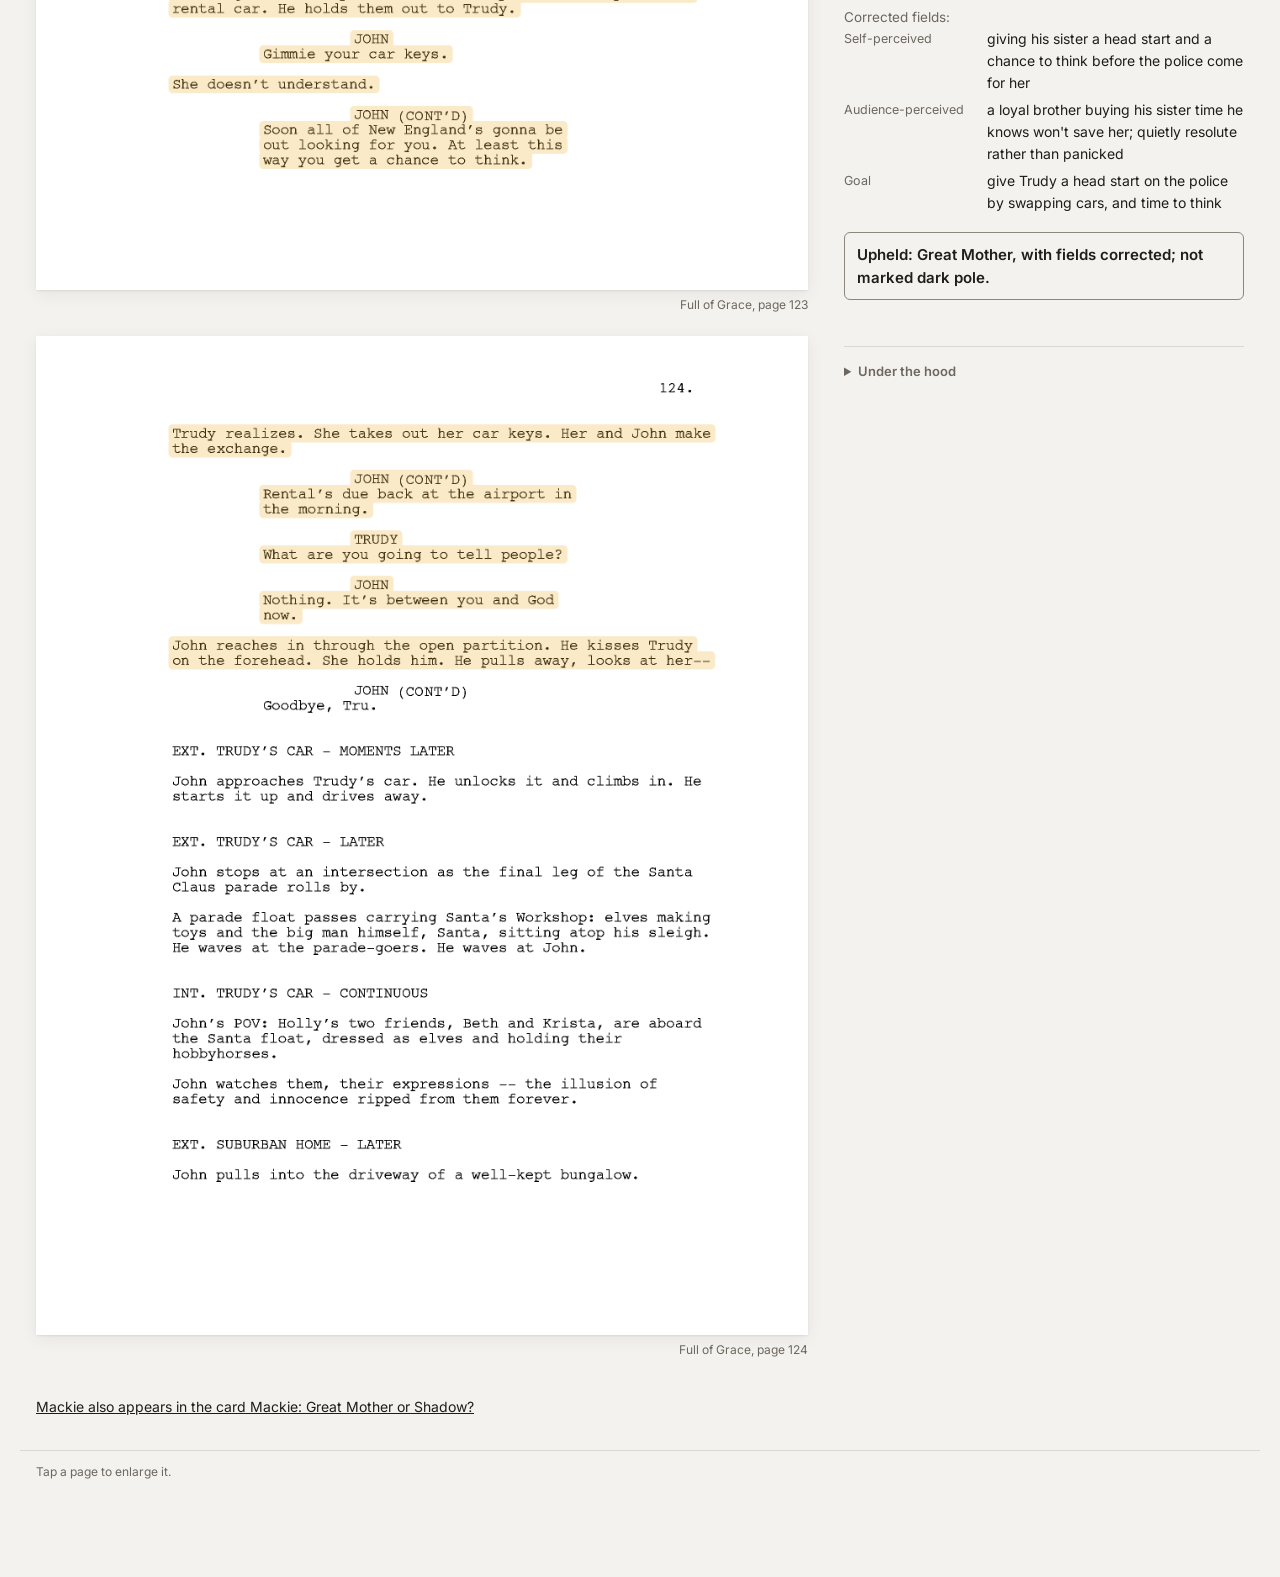
<file: demo_prototype/protected_protector_card.html>
<!doctype html>
<html lang="en">
<head>
<meta charset="utf-8">
<meta name="viewport" content="width=device-width, initial-scale=1">
<title>The Protected Becomes the Protector</title>
<style>/* numen_theme.css -- the one shared stylesheet for every Numen page: the
   Story Report (public and review builds), the walkthrough and the four
   demo cards. Fonts, color tokens (light and dark) and the AI / human
   review label chips live here and nowhere else. Builders inline it via
   numen_theme.py, which rewrites the font URLs relative to each page.

   Type: Fraunces for headings and the Numen wordmark; Inter for body
   text, labels, buttons and captions; Courier Prime for script text only.
   Bundled weights: Fraunces 400/500, Inter 400/500/600 (600 is bold body
   text and lead-ins), Courier Prime 400 only (script text is never bold,
   as in a real screenplay). Weight synthesis is off, so nothing is faked.

   Color (author-approved mapping, 2026-10-06): the AI is teal (--accent,
   AI chips, AI Output banners); human review is neutral gray (--human-rule,
   human chips, Human Reviewed banners, review boxes, badges). Amber
   (--claim) is kept only for "Worth knowing" notes and review-build
   outlines; --verdict only for review-build outlines. Trickster and Chorus
   sit in yellow-green, clear of the teal accent. */

@font-face { font-family: "Fraunces"; font-style: normal; font-weight: 400; font-display: swap;
  src: url("../fonts/fraunces-latin-400-normal.woff2") format("woff2"); }
@font-face { font-family: "Fraunces"; font-style: normal; font-weight: 500; font-display: swap;
  src: url("../fonts/fraunces-latin-500-normal.woff2") format("woff2"); }
@font-face { font-family: "Inter"; font-style: normal; font-weight: 400; font-display: swap;
  src: url("../fonts/inter-latin-400-normal.woff2") format("woff2"); }
@font-face { font-family: "Inter"; font-style: normal; font-weight: 500; font-display: swap;
  src: url("../fonts/inter-latin-500-normal.woff2") format("woff2"); }
@font-face { font-family: "Inter"; font-style: normal; font-weight: 600; font-display: swap;
  src: url("../fonts/inter-latin-600-normal.woff2") format("woff2"); }
@font-face { font-family: "Courier Prime"; font-style: normal; font-weight: 400; font-display: swap;
  src: url("../fonts/courier-prime-latin-400-normal.woff2") format("woff2"); }

:root {
  --font-display: "Fraunces", Georgia, "Times New Roman", serif;
  --font-body: "Inter", ui-sans-serif, system-ui, -apple-system, "Segoe UI", Roboto, Helvetica, Arial, sans-serif;
  --font-script: "Courier Prime", "Courier New", Courier, monospace;
  --font-code: ui-monospace, SFMono-Regular, Menlo, Consolas, monospace;

  --bg: #f4f2ee; --panel: #fbfaf8; --ink: #1f1d1a; --muted: #6d675f; --faint: #9a948b;
  --rule: #dcd7cf; --lane: #efece6; --claim: #8a5a12; --verdict: #2f6b45;
  --shadow: 0 1px 2px rgba(0,0,0,.08), 0 4px 18px rgba(0,0,0,.06);
  --scrim: rgba(20,18,15,.28);
  /* The Big Seven, in BIG_SEVEN_DEFINITIONS order */
  --s1: #2a78d6; --s2: #eb6834; --s3: #87a400; --s4: #eda100;
  --s5: #e87ba4; --s6: #3d7d0f; --s7: #4a3aa7;
  /* The AI (teal) and human review (neutral gray) */
  --accent: #0F6E56;
  --ai-chip-bg: #E1F5EE; --ai-chip-ink: #085041;
  --human-chip-bg: #ECEAE6; --human-chip-ink: #4A4640;
  --human-rule: #8C867D;
}
@media (prefers-color-scheme: dark) {
  :root:not([data-theme="light"]) {
    --bg: #1a1918; --panel: #232220; --ink: #ece8e2; --muted: #a39d94; --faint: #7c766e;
    --rule: #3a3734; --lane: #2b2a27; --claim: #e0b268; --verdict: #8fcfa4;
    --shadow: 0 1px 2px rgba(0,0,0,.4), 0 4px 18px rgba(0,0,0,.3); --scrim: rgba(0,0,0,.5);
    --s1: #3987e5; --s2: #d95926; --s3: #a6c21a; --s4: #c98500;
    --s5: #d55181; --s6: #5c9a2a; --s7: #9085e9;
    --accent: #5DCAA5;
    --ai-chip-bg: #085041; --ai-chip-ink: #9FE1CB;
    --human-chip-bg: #3A3835; --human-chip-ink: #D2CDC5;
    --human-rule: #8F897F;
  }
}
:root[data-theme="dark"] {
  --bg: #1a1918; --panel: #232220; --ink: #ece8e2; --muted: #a39d94; --faint: #7c766e;
  --rule: #3a3734; --lane: #2b2a27; --claim: #e0b268; --verdict: #8fcfa4;
  --shadow: 0 1px 2px rgba(0,0,0,.4), 0 4px 18px rgba(0,0,0,.3); --scrim: rgba(0,0,0,.5);
  --s1: #3987e5; --s2: #d95926; --s3: #a6c21a; --s4: #c98500;
  --s5: #d55181; --s6: #5c9a2a; --s7: #9085e9;
  --accent: #5DCAA5;
  --ai-chip-bg: #085041; --ai-chip-ink: #9FE1CB;
  --human-chip-bg: #3A3835; --human-chip-ink: #D2CDC5;
  --human-rule: #8F897F;
}

html { font-synthesis-weight: none; }
body { font-family: var(--font-body); }
b, strong { font-weight: 600; }
h1, h2, h3 { font-family: var(--font-display); font-weight: 500; letter-spacing: 0; }
.wordmark { font-family: var(--font-display); font-weight: 500; color: var(--accent); }
.script-text { font-family: var(--font-script); }
code, kbd { font-family: var(--font-code); }

/* Labels: the AI is a teal chip, human review a gray one. */
.chip-ai, .chip-human { display: inline-block; font-family: var(--font-body); font-size: 12.5px; font-weight: 500;
  line-height: 1.4; letter-spacing: .01em; text-transform: none; padding: 2px 10px; border-radius: 999px; }
.chip-ai { background: var(--ai-chip-bg); color: var(--ai-chip-ink); }
.chip-human { background: var(--human-chip-bg); color: var(--human-chip-ink); }

/* "Back to Main Page" (numen_theme.home_button): public pages only. On wide
   screens a small floating button in the bottom-left corner; on phones and
   tablets it sits in the page flow at the very end, so it never covers a
   toggle, the timeline or any text. */
.home-btn { display: block; width: fit-content; margin: 0 16px 32px; padding: 8px 14px;
  border: 1px solid var(--rule); border-radius: 999px; background: var(--panel); color: var(--ink);
  box-shadow: var(--shadow); font: 600 13px/1.2 var(--font-body); text-decoration: none; }
.home-btn:hover { border-color: var(--accent); color: var(--accent); }
.home-btn:focus-visible { outline: 2px solid var(--accent); outline-offset: 2px; }
@media (min-width: 861px) {
  .home-btn { position: fixed; left: 16px; bottom: 16px; margin: 0; z-index: 11; }
  body:has(.home-btn) { padding-bottom: 56px; }
}

:root { --beat: rgba(240,178,50,.45); --beat2: rgba(90,140,230,.40); --context: rgba(150,150,150,.35); }
* { box-sizing: border-box; }
body { margin: 0; background: var(--bg); color: var(--ink);
  font: 15px/1.55 var(--font-body); }
header.top { max-width: 1240px; margin: 0 auto; padding: 32px 16px 0; }
header.top h1 { font-size: 28px; line-height: 1.25; font-weight: 500; margin: 0 0 6px; }
header.top p { margin: 0; color: var(--muted); font-size: 15px; max-width: 760px; }
.card { max-width: 1240px; margin: 0 auto; padding: 24px 16px 32px;
  display: grid; grid-template-columns: minmax(0, 1fr) 400px; gap: 36px; }
.panel-label { grid-column: 1 / -1; font-family: var(--font-body); font-size: 13px; letter-spacing: .08em; text-transform: uppercase;
  color: var(--muted); font-weight: 650; border-bottom: 1px solid var(--rule); padding-bottom: 6px; margin: 0; }
.pages { display: flex; flex-direction: column; gap: 22px; }
.page { margin: 0; }
.zoom { all: unset; display: block; cursor: zoom-in; border-radius: 2px; box-shadow: var(--shadow); }
.zoom:focus-visible { outline: 2px solid var(--muted); outline-offset: 3px; }
.page img { display: block; width: 100%; height: auto; background: #fff; }
.page figcaption { font-size: 12px; color: var(--muted); margin-top: 6px; text-align: right; }
aside { display: flex; flex-direction: column; gap: 24px; }
.who { font-size: 18px; font-weight: 650; margin: 0; }
.legend { display: flex; flex-direction: column; gap: 6px; font-size: 13px; color: var(--muted); }
.sw { display: inline-block; width: 22px; height: 11px; border-radius: 3px; margin-right: 8px; vertical-align: -1px; }
section h2 { font-family: var(--font-body); font-size: 12px; letter-spacing: .08em; text-transform: uppercase;
  color: var(--muted); font-weight: 500; margin: 0 0 8px; }
section.claim h2, section.verdict h2 { margin: 0 0 10px; }
.value { font: 500 17px/1.3 var(--font-body); margin-bottom: 10px; }
.claim .value { color: var(--accent); } .verdict .value { color: var(--ink); }
dl.fields { margin: 0; display: grid; grid-template-columns: 9.5em 1fr; gap: 6px 10px; font-size: 14px; }
dl.fields dt { color: var(--muted); font-size: 12.5px; padding-top: 1px; }
dl.fields dd { margin: 0; }
.note { margin: 8px 0 0; padding-left: 12px; border-left: 2px solid var(--rule); }
/* Review outcome, gray (human review): outlined when upheld, filled when overturned. */
.badge { border: 1px solid var(--human-rule); color: var(--ink); border-radius: 6px;
  padding: 10px 12px; font-weight: 600; font-size: 15px; }
.badge.changed { background: var(--human-chip-bg); border-color: var(--human-chip-bg); color: var(--human-chip-ink); }
.author-label { color: var(--ink); font-weight: 600; margin-top: 14px; }
.author-note { border-left-color: var(--ink); }
ul.note { padding-left: 28px; } ul.note li { margin-bottom: 8px; }
.basis { font-size: 13.5px; color: var(--muted); margin: 10px 0 0; }
.link { grid-column: 1 / -1; font-size: 14px; margin: 0; }
.link a { color: inherit; }
.moment { display: flex; flex-direction: column; gap: 18px; padding-bottom: 22px; border-bottom: 1px solid var(--rule); }
.moment:last-of-type { border-bottom: 0; }
details { border-top: 1px solid var(--rule); padding-top: 14px; }
summary { cursor: pointer; font-size: 13px; font-weight: 600; color: var(--muted); }
summary:focus-visible { outline: 2px solid var(--muted); outline-offset: 3px; }
.hood { display: flex; flex-direction: column; gap: 14px; margin-top: 12px; font-size: 13px; }
.hood p { margin: 0; }
.hood .small { font-size: 12px; color: var(--muted); }
footer { max-width: 1240px; margin: 0 auto; padding: 12px 16px 40px; font-size: 12px; color: var(--muted);
  border-top: 1px solid var(--rule); }
dialog { padding: 0; border: 0; max-width: 100vw; max-height: 100vh; width: 100vw; height: 100vh;
  background: rgba(20,19,18,.92); }
dialog::backdrop { background: transparent; }
dialog .wrap { width: 100%; height: 100%; overflow: auto; cursor: zoom-out; }
dialog img { display: block; margin: 0 auto; width: min(1836px, 100%); height: auto; }
@media (max-width: 860px) {
  .card { grid-template-columns: minmax(0, 1fr); gap: 28px; padding-top: 20px; }
  dl.fields { grid-template-columns: 1fr; }
}
</style>
</head>
<body>
<header class="top"><h1>The Protected Becomes the Protector</h1><p>In a flashback scene, the AI read Mackie as Great Mother over his son and Young John as Hero. Then, near the end of the script, the AI read John as Great Mother over his sister Trudy. The human review kept all three calls.</p>
  <div class="legend"><span><span class="sw" style="background:var(--beat)"></span>Amber: the Great Mother moments, Mackie then and John now.</span><span><span class="sw" style="background:var(--beat2)"></span>Blue: the moment the AI tagged for Young John</span><span><span class="sw" style="background:var(--context)"></span>Grey: lead-in lines, shown for context and not part of the moment</span></div></header>
<main class="card" id="then">
  <h2 class="panel-label">Then</h2>
  <div class="pages"><figure class="page" data-pdf-page="45">
  <button class="zoom" data-src="c3ap45" aria-label="Enlarge script page 44">
    <img id="c3ap45" src="[data-uri]" width="1836" height="2376"
         alt="Full of Grace, script page 44, with highlighted lines">
  </button>
  <figcaption>Full of Grace, page 44</figcaption>
</figure>
<figure class="page" data-pdf-page="46">
  <button class="zoom" data-src="c3ap46" aria-label="Enlarge script page 45">
    <img id="c3ap46" src="[data-uri]" width="1836" height="2376"
         alt="Full of Grace, script page 45, with highlighted lines">
  </button>
  <figcaption>Full of Grace, page 45</figcaption>
</figure></div>
  <aside>
    <div class="moment">
      <p class="who">Mackie</p>
      <section class="claim">
  <h2><span class="chip-ai">The AI&#x27;s read</span></h2>
  <div class="value">Great Mother</div>
  <dl class="fields"><dt>Self-perceived</dt><dd data-verbatim="1">protecting his son and family from irreversible consequences; asserting control to manage a crisis</dd><dt>Audience-perceived</dt><dd data-verbatim="1">a father coercively silencing his son&#x27;s conscience; protective instinct curdling into control and cover-up</dd><dt>Emotion</dt><dd data-verbatim="1">fear; anger; desperation; protectiveness</dd><dt>Goal</dt><dd data-verbatim="1">stop John from confessing to protect both their lives</dd></dl>
</section>
      <section class="verdict">
  <h2><span class="chip-human">Human review</span></h2>
  <div class="value">Great Mother</div>
  <dl class="fields"><dt>Verdict</dt><dd data-verbatim="1">Great Mother (confirmed, dark pole)</dd></dl>
  <p class="note" data-verbatim="1">Same basis (scene 75 cover-up arc).</p>
  <p class="basis">The basis this note points to, from the review of Mackie&#x27;s first moment in this scene:</p><p class="note" data-verbatim="1">Author-confirmed: a sustained cover-up arc where the parental relationship itself becomes the instrument of control -- cutting off John&#x27;s honesty, forcing acceptance of a hard truth to secure compliance, coaching him on what to tell police, going cold and transactional.</p>
  
  
</section>
<div class="badge">Upheld: Great Mother, marked dark pole.</div>
    </div>
    <div class="moment">
      <p class="who">Young John</p>
      <section class="claim">
  <h2><span class="chip-ai">The AI&#x27;s read</span></h2>
  <div class="value">Hero</div>
  <dl class="fields"><dt>Self-perceived</dt><dd data-verbatim="1">trying to shield someone else from blame by owning responsibility himself</dd><dt>Audience-perceived</dt><dd data-verbatim="1">a scared kid making a genuine, selfless attempt to protect another; quickly overwhelmed and silenced by the adult&#x27;s control of the situation</dd><dt>Emotion</dt><dd data-verbatim="1">guilt; fear; shock; helpless determination</dd><dt>Goal</dt><dd data-verbatim="1">keep blame off the other person by claiming it himself</dd></dl>
</section>
      <section class="verdict">
  <h2><span class="chip-human">Human review</span></h2>
  <div class="value">Hero</div>
  <dl class="fields"><dt>Verdict</dt><dd data-verbatim="1">Hero (confirmed)</dd></dl>
  <p class="note" data-verbatim="1">First review of his own tag, not just as MACKIE&#x27;s context. A real act for someone else (shielding Andy from posthumous blame: &quot;But I was the one. Don&#x27;t put it on him.&quot;) at genuine personal cost, overpowered rather than succeeding. No field changes.</p>
  
  
  
</section>
<div class="badge">Upheld: Hero.</div>
    </div>
    <details>
<summary>Under the hood</summary>
<div class="hood">
<p><b>Mackie, scene75_beat3.</b> fog_full.txt lines 2340–2355.
The AI's read comes from fog_tagged.json at the cold-run commit 7a6e69e; the human review from the current
fog_tagged.json and FOG_MACKIE_REVIEW.md (archetype review row, verbatim). Corrections log entries
naming this character on this beat: #589.</p><p><b>Young John, scene75_beat5.</b> fog_full.txt lines 2366–2401.
The AI's read comes from fog_tagged.json at the cold-run commit 7a6e69e; the human review from the current
fog_tagged.json and FOG_YOUNGJOHN_REVIEW.md (archetype review row, verbatim). Corrections log entries
naming this character on this beat: #182, #673, #802.</p><p><b>Rest of the review note (Young John).</b> <span data-verbatim="1">Provenance was already `llm_human_confirmed` from MACKIE&#x27;s review (beat-level). weight_proportionality was `matched` in the Pass 1 output, one of finding 4&#x27;s premature-resolution entries; reset to `requires_second_pass` 2026-09-28 (finding 4 reset).</span></p><p>Lead-in: fog_full.txt lines 2357–2364, the moment between the two. Basis row: FOG_MACKIE_REVIEW.md, scene75_beat1, verdict <span data-verbatim="1">“Great Mother (confirmed, dark pole)”</span>.</p><p>The 75_3 review note refers to an earlier note; the author confirmed which one.</p>
<p class="small">The AI gave no written argument for its archetype; the card shows the fields it stored. Highlighted lines are matched word for word against the script text before they are drawn, and every quotation in a review note is checked against the same file when the card is built. Script text: fog_full.txt (pdftotext -layout).</p>
</div>
</details>
  </aside>
</main>
<main class="card" id="now">
  <h2 class="panel-label">Now</h2>
  <div class="pages"><figure class="page" data-pdf-page="124">
  <button class="zoom" data-src="c3cp124" aria-label="Enlarge script page 123">
    <img id="c3cp124" src="[data-uri]" width="1836" height="2376"
         alt="Full of Grace, script page 123, with highlighted lines">
  </button>
  <figcaption>Full of Grace, page 123</figcaption>
</figure>
<figure class="page" data-pdf-page="125">
  <button class="zoom" data-src="c3cp125" aria-label="Enlarge script page 124">
    <img id="c3cp125" src="[data-uri]" width="1836" height="2376"
         alt="Full of Grace, script page 124, with highlighted lines">
  </button>
  <figcaption>Full of Grace, page 124</figcaption>
</figure></div>
  <aside>
    <div class="moment">
      <p class="who">John</p>
      <section class="claim">
  <h2><span class="chip-ai">The AI&#x27;s read</span></h2>
  <div class="value">Great Mother</div>
  <dl class="fields"><dt>Self-perceived</dt><dd data-verbatim="1">protecting his sister from the immediate consequences of what she&#x27;s done; giving her a chance to think and survive</dd><dt>Audience-perceived</dt><dd data-verbatim="1">a fiercely loyal protector shielding someone he loves, even at moral and legal cost; quietly resolute rather than panicked</dd><dt>Emotion</dt><dd data-verbatim="1">protective love; grim resolve; sorrow; controlled urgency</dd><dt>Goal</dt><dd data-verbatim="1">help Trudy evade discovery by swapping cars and buying her time</dd></dl>
</section>
      <section class="verdict">
  <h2><span class="chip-human">Human review</span></h2>
  <div class="value">Great Mother</div>
  <dl class="fields"><dt>Verdict</dt><dd data-verbatim="1">Great Mother (confirmed), not Hero; fields corrected</dd></dl>
  <p class="note" data-verbatim="1">Author-confirmed: John gives his sister Trudy, who killed Holly (her confession is in the beat: &quot;Maybe I held her under for too long&quot;), a head start on the police, knowing she won&#x27;t get far (&quot;Soon all of New England&#x27;s gonna be out looking for you. At least this way you get a chance to think.&quot;). The time is given as comfort, not as an escape plan, and he faces no danger on the page, so not Hero.</p>
  
  
  <p class="basis">Corrected fields:</p><dl class="fields"><dt>Self-perceived</dt><dd>giving his sister a head start and a chance to think before the police come for her</dd><dt>Audience-perceived</dt><dd>a loyal brother buying his sister time he knows won&#x27;t save her; quietly resolute rather than panicked</dd><dt>Goal</dt><dd>give Trudy a head start on the police by swapping cars, and time to think</dd></dl>
</section>
<div class="badge">Upheld: Great Mother, with fields corrected; not marked dark pole.</div>
    </div>
    <details>
<summary>Under the hood</summary>
<div class="hood">
<p><b>John, scene217_beat1.</b> fog_full.txt lines 6549–6597.
The AI's read comes from fog_tagged.json at the cold-run commit 7a6e69e; the human review from the current
fog_tagged.json and FOG_JOHN_REVIEW.md (archetype review row, verbatim). Corrections log entries
naming this character on this beat: #52, #53, #54, #422, #761.</p><p><b>Rest of the review note (John).</b> <span data-verbatim="1">self_perceived, audience_perceived and goal rewritten; goal_status stays achieved.</span></p>
<p class="small">The AI gave no written argument for its archetype; the card shows the fields it stored. Highlighted lines are matched word for word against the script text before they are drawn, and every quotation in a review note is checked against the same file when the card is built. Script text: fog_full.txt (pdftotext -layout).</p>
</div>
</details>
  </aside>
  <p class="link"><a href="mackie_scene140_beat6_card.html">Mackie also appears in the card Mackie: Great Mother or Shadow?</a></p>
</main>
<footer>Tap a page to enlarge it.</footer>
<a class="home-btn" href="../index.html">Back to Main Page</a>
<dialog id="lightbox" aria-label="Enlarged script page">
  <div class="wrap"><img alt=""></div>
</dialog>
<script>
const box = document.getElementById("lightbox"), big = box.querySelector("img");
document.querySelectorAll(".zoom").forEach(b => b.addEventListener("click", () => {
  const src = document.getElementById(b.dataset.src);
  big.src = src.src; big.alt = src.alt; box.showModal();
}));
box.addEventListener("click", () => box.close());
</script>

</body>
</html>
</file>
